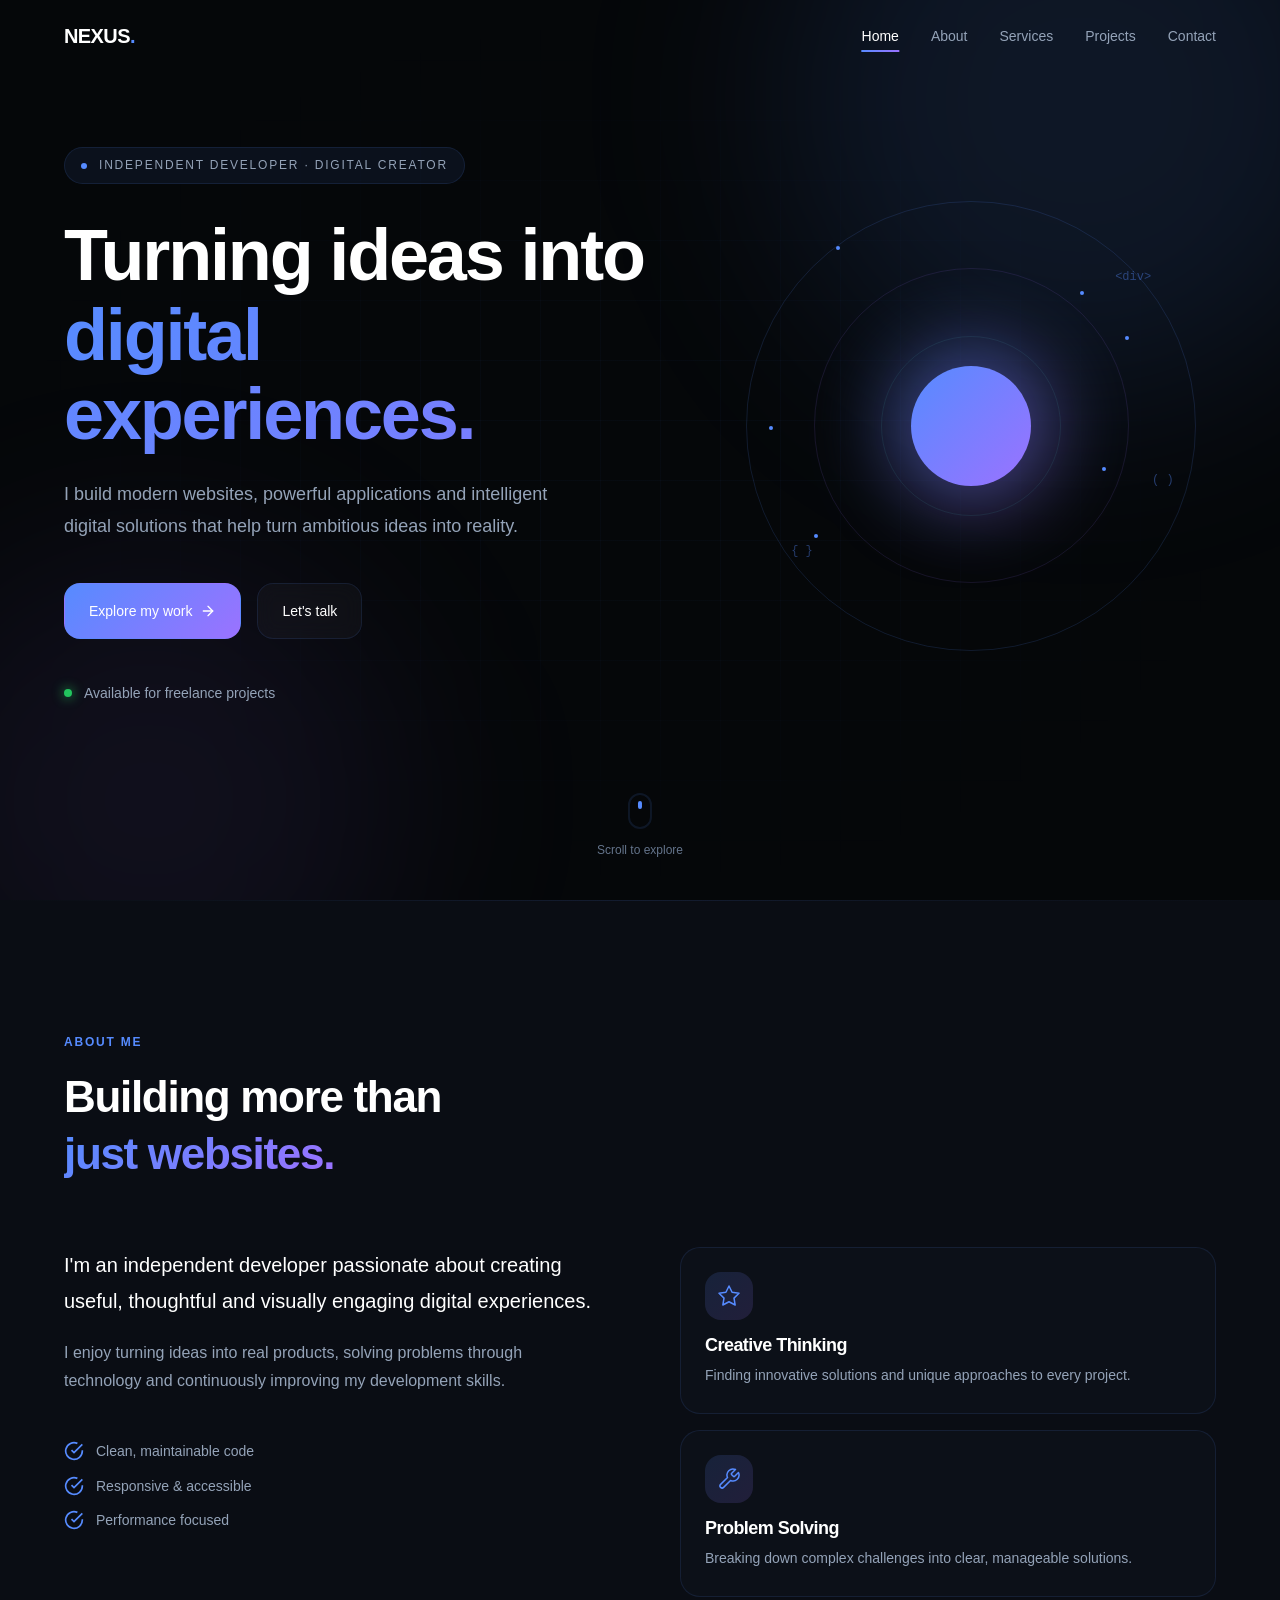
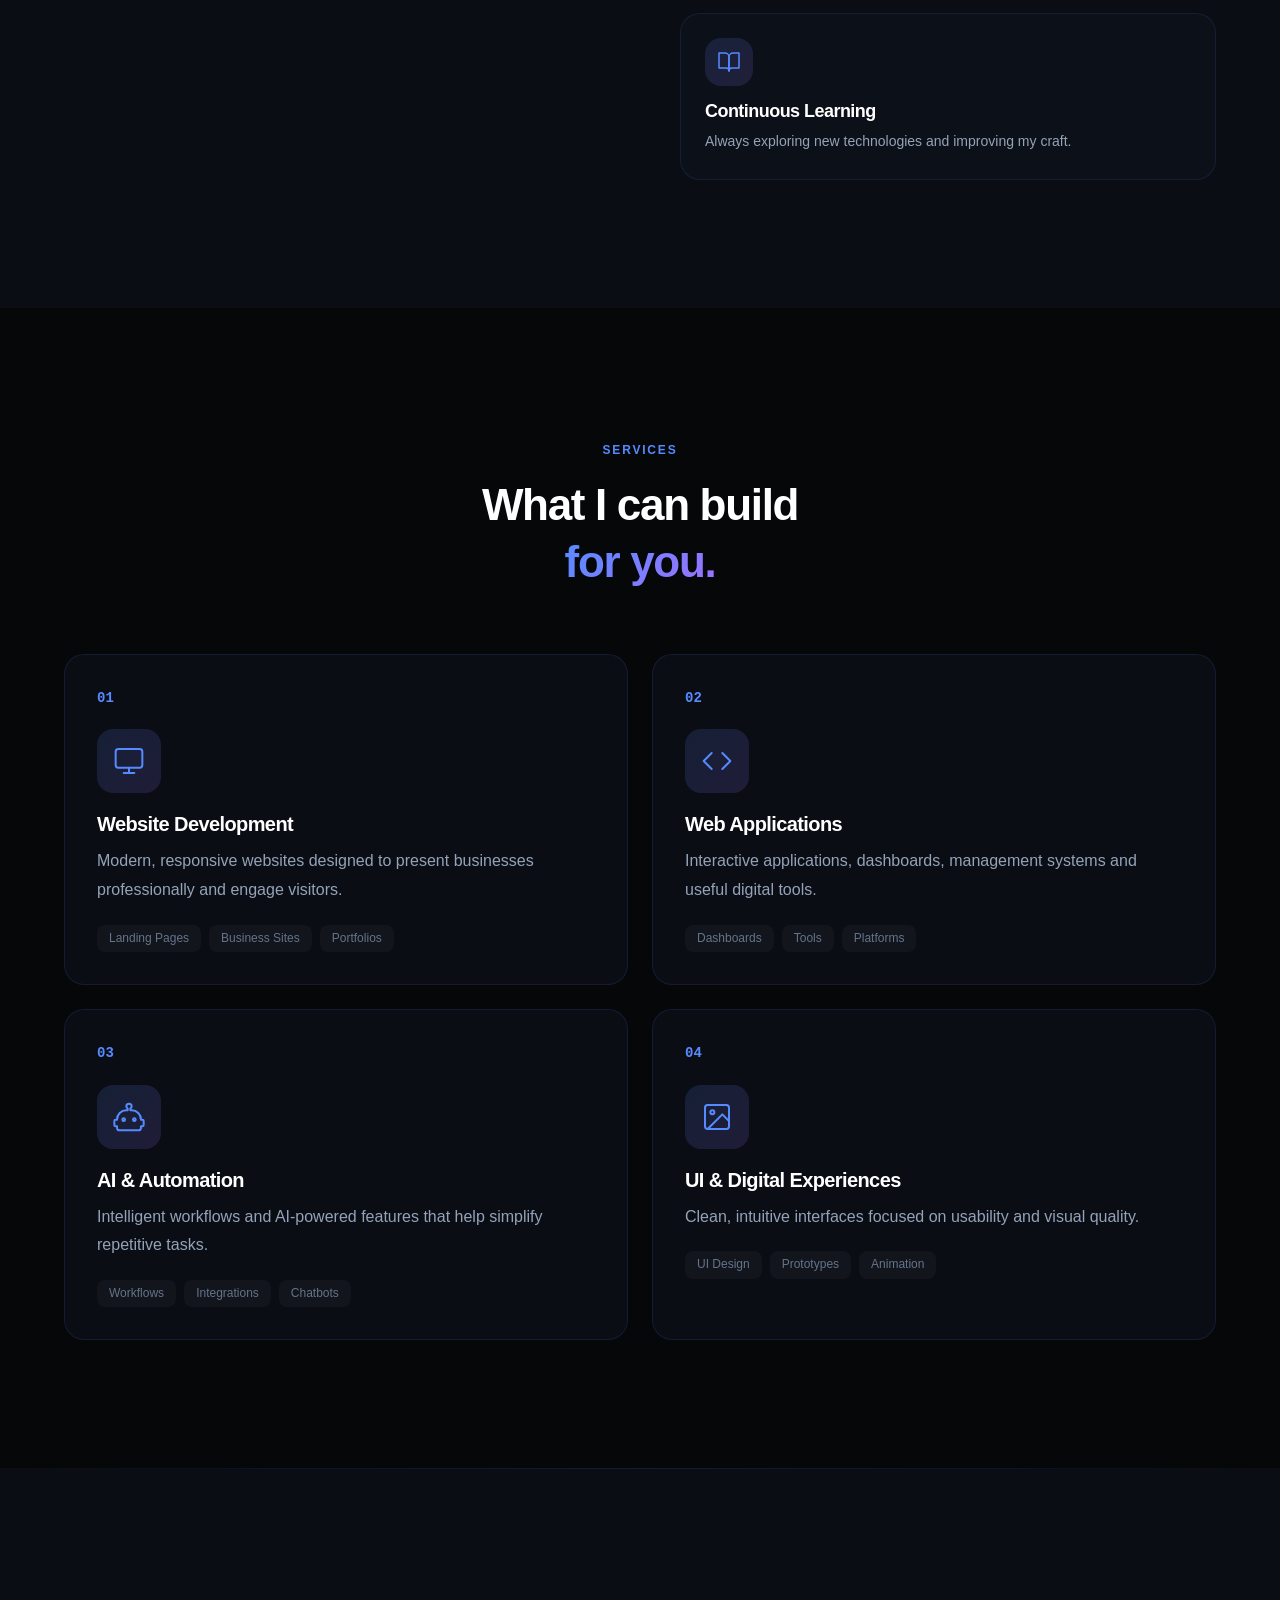
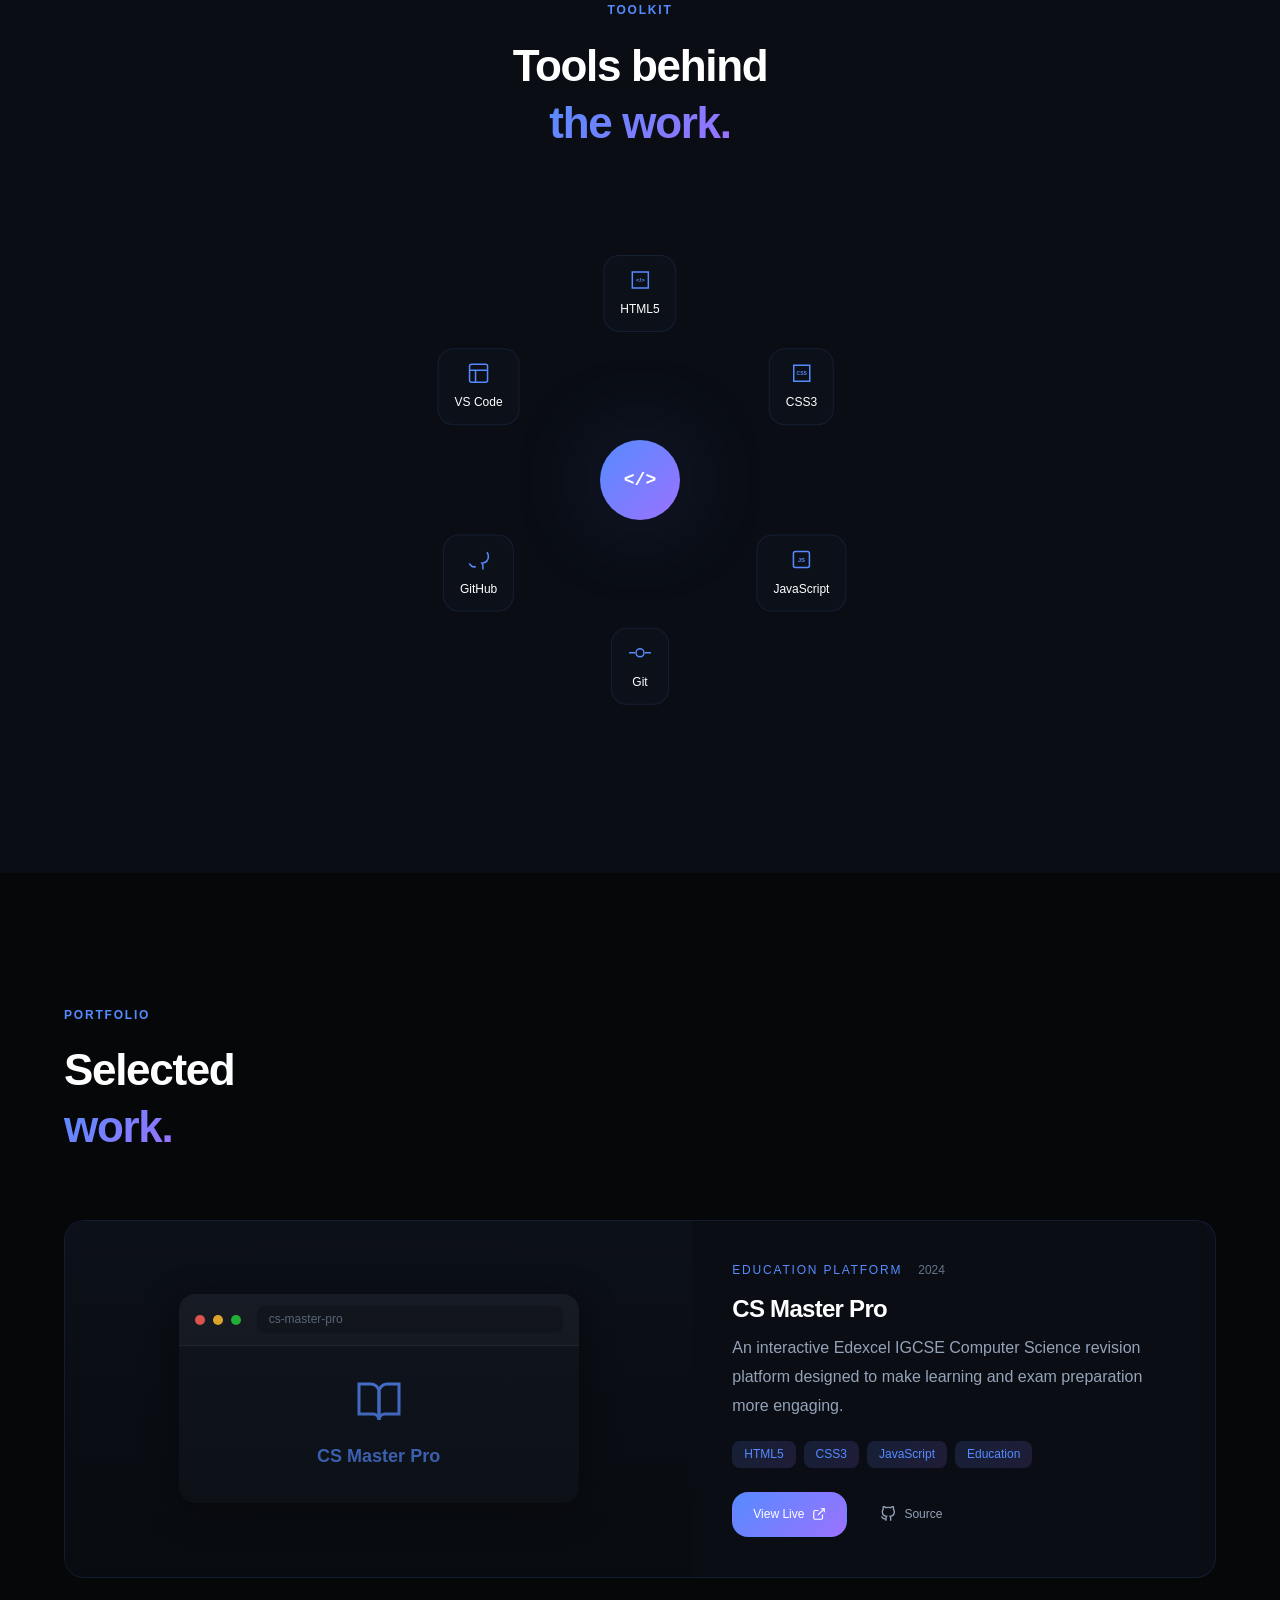
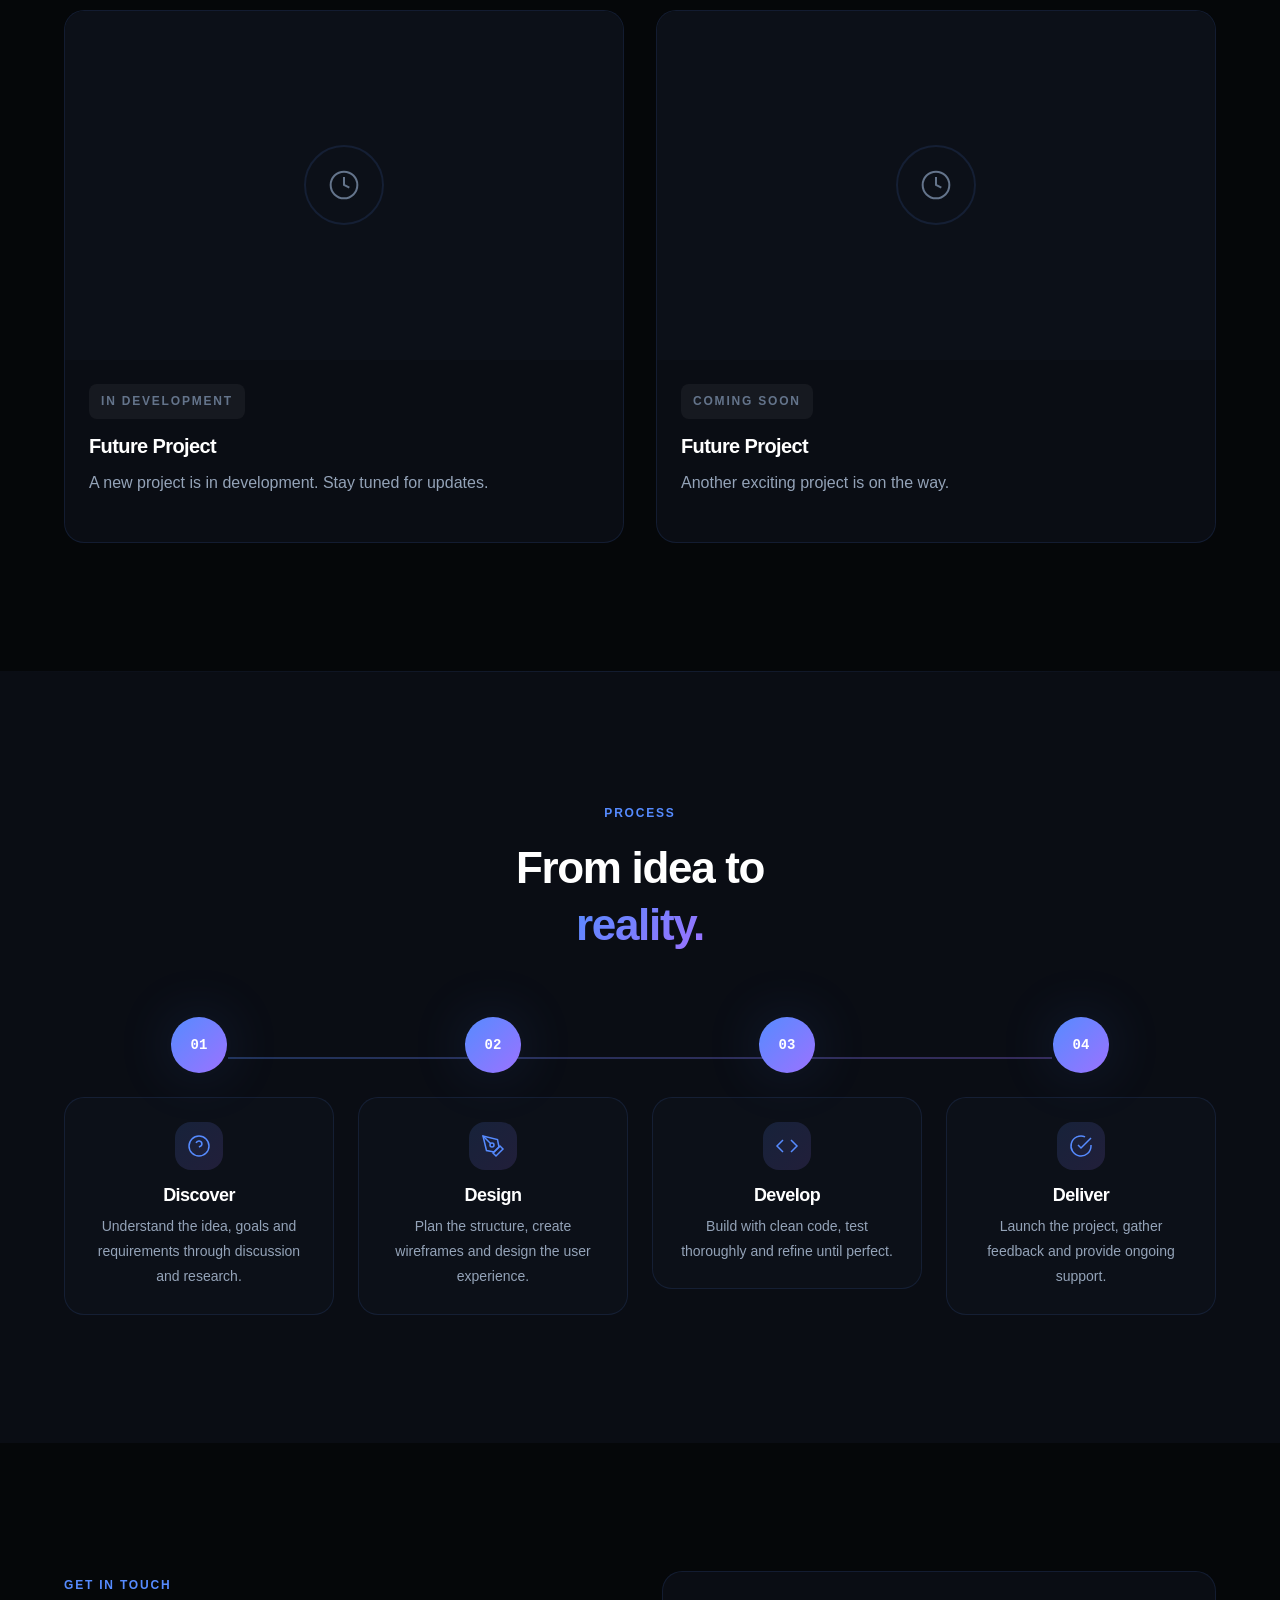
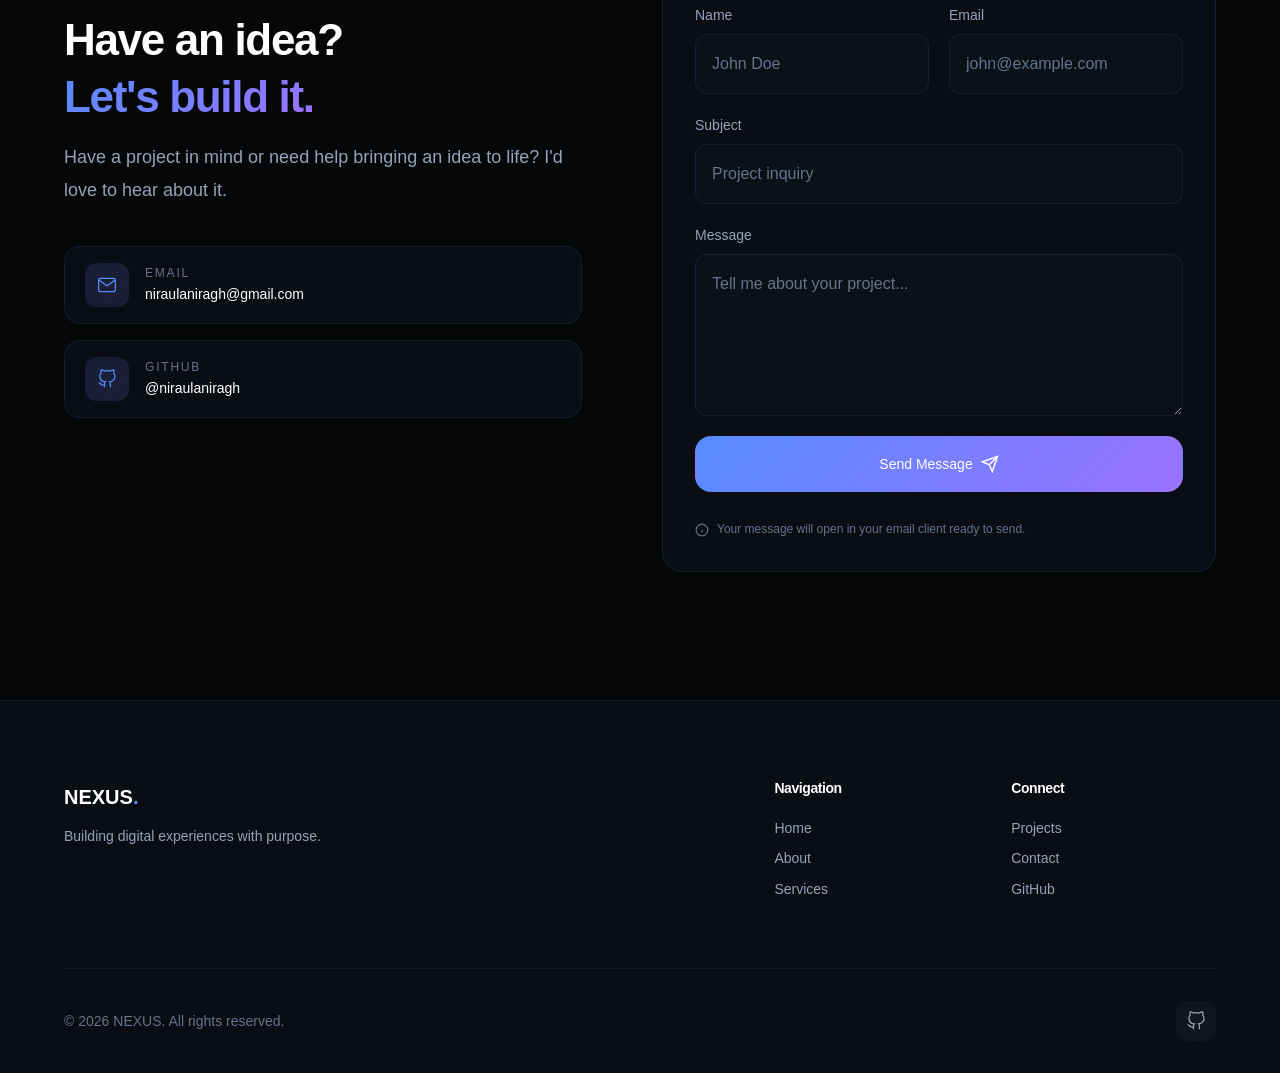
<file: index.html>
<!DOCTYPE html>
<html lang="en">
<head>
    <meta charset="UTF-8">
    <meta name="viewport" content="width=device-width, initial-scale=1.0">
    <meta name="description" content="NEXUS — Independent developer creating modern websites, powerful applications, and intelligent digital solutions.">
    
    <!-- Open Graph -->
    <meta property="og:title" content="NEXUS — Digital Developer Portfolio">
    <meta property="og:description" content="Turning ideas into digital experiences. Modern websites, applications, and AI-powered solutions.">
    <meta property="og:type" content="website">
    <meta property="og:url" content="https://niraulaniragh.github.io/nexus-portfolio/">
    <meta property="og:image" content="https://niraulaniragh.github.io/nexus-portfolio/assets/og-image.png">
    
    <!-- Twitter Card -->
    <meta name="twitter:card" content="summary_large_image">
    <meta name="twitter:title" content="NEXUS — Digital Developer Portfolio">
    <meta name="twitter:description" content="Turning ideas into digital experiences.">
    
    <!-- Favicon -->
    <link rel="icon" type="image/svg+xml" href="assets/favicon.svg">
    
    <!-- Preload fonts for performance -->
    <link rel="preconnect" href="https://fonts.googleapis.com">
    <link rel="preconnect" href="https://fonts.gstatic.com" crossorigin>
    
    <!-- Styles -->
    <link rel="stylesheet" href="css/styles.css">
    
    <title>NEXUS — Digital Developer Portfolio</title>
</head>
<body>
    <!-- Cursor glow effect -->
    <div class="cursor-glow" id="cursor-glow"></div>
    
    <!-- Navigation -->
    <header class="nav-header" id="nav-header">
        <nav class="nav-container">
            <a href="#home" class="nav-logo">NEXUS<span class="logo-dot">.</span></a>
            
            <button class="nav-toggle" id="nav-toggle" aria-label="Toggle navigation" aria-expanded="false">
                <span class="hamburger-line"></span>
                <span class="hamburger-line"></span>
                <span class="hamburger-line"></span>
            </button>
            
            <ul class="nav-menu" id="nav-menu">
                <li><a href="#home" class="nav-link active">Home</a></li>
                <li><a href="#about" class="nav-link">About</a></li>
                <li><a href="#services" class="nav-link">Services</a></li>
                <li><a href="#projects" class="nav-link">Projects</a></li>
                <li><a href="#contact" class="nav-link">Contact</a></li>
            </ul>
        </nav>
    </header>

    <main>
        <!-- Hero Section -->
        <section class="hero" id="home">
            <div class="hero-bg-grid"></div>
            <div class="hero-glow hero-glow-1"></div>
            <div class="hero-glow hero-glow-2"></div>
            
            <div class="hero-container">
                <div class="hero-content">
                    <div class="hero-badge">
                        <span class="badge-dot"></span>
                        <span>INDEPENDENT DEVELOPER · DIGITAL CREATOR</span>
                    </div>
                    <h1 class="hero-title">
                        Turning ideas into<br>
                        <span class="gradient-text animated-gradient">digital experiences.</span>
                    </h1>
                    <p class="hero-description">
                        I build modern websites, powerful applications and intelligent digital solutions that help turn ambitious ideas into reality.
                    </p>
                    <div class="hero-buttons">
                        <a href="#projects" class="btn btn-primary">
                            <span>Explore my work</span>
                            <svg width="16" height="16" viewBox="0 0 24 24" fill="none" stroke="currentColor" stroke-width="2" stroke-linecap="round" stroke-linejoin="round">
                                <line x1="5" y1="12" x2="19" y2="12"></line>
                                <polyline points="12 5 19 12 12 19"></polyline>
                            </svg>
                        </a>
                        <a href="#contact" class="btn btn-secondary">Let's talk</a>
                    </div>
                    <div class="availability-indicator">
                        <span class="availability-dot"></span>
                        <span>Available for freelance projects</span>
                    </div>
                </div>
                
                <div class="hero-visual">
                    <div class="visual-container">
                        <!-- Premium 3D-like visual -->
                        <div class="visual-ring ring-outer"></div>
                        <div class="visual-ring ring-middle"></div>
                        <div class="visual-ring ring-inner"></div>
                        <div class="visual-core">
                            <div class="core-glow"></div>
                            <div class="core-center"></div>
                        </div>
                        <!-- Floating particles -->
                        <div class="particle particle-1"></div>
                        <div class="particle particle-2"></div>
                        <div class="particle particle-3"></div>
                        <div class="particle particle-4"></div>
                        <div class="particle particle-5"></div>
                        <div class="particle particle-6"></div>
                        <!-- Code snippets floating -->
                        <div class="code-float code-float-1">&lt;div&gt;</div>
                        <div class="code-float code-float-2">{ }</div>
                        <div class="code-float code-float-3">( )</div>
                    </div>
                </div>
            </div>
            
            <!-- Scroll indicator -->
            <div class="scroll-indicator">
                <div class="scroll-mouse">
                    <div class="scroll-wheel"></div>
                </div>
                <span>Scroll to explore</span>
            </div>
        </section>

        <!-- About Section -->
        <section class="about" id="about">
            <div class="container">
                <div class="section-header">
                    <span class="section-label">ABOUT ME</span>
                    <h2 class="section-title">Building more than<br><span class="gradient-text">just websites.</span></h2>
                </div>
                
                <div class="about-content">
                    <div class="about-text">
                        <p class="about-lead">I'm an independent developer passionate about creating useful, thoughtful and visually engaging digital experiences.</p>
                        <p>I enjoy turning ideas into real products, solving problems through technology and continuously improving my development skills.</p>
                        
                        <div class="about-stats">
                            <div class="stat-item">
                                <span class="stat-icon">
                                    <svg width="20" height="20" viewBox="0 0 24 24" fill="none" stroke="currentColor" stroke-width="2">
                                        <path d="M22 11.08V12a10 10 0 1 1-5.93-9.14"></path>
                                        <polyline points="22 4 12 14.01 9 11.01"></polyline>
                                    </svg>
                                </span>
                                <span>Clean, maintainable code</span>
                            </div>
                            <div class="stat-item">
                                <span class="stat-icon">
                                    <svg width="20" height="20" viewBox="0 0 24 24" fill="none" stroke="currentColor" stroke-width="2">
                                        <path d="M22 11.08V12a10 10 0 1 1-5.93-9.14"></path>
                                        <polyline points="22 4 12 14.01 9 11.01"></polyline>
                                    </svg>
                                </span>
                                <span>Responsive & accessible</span>
                            </div>
                            <div class="stat-item">
                                <span class="stat-icon">
                                    <svg width="20" height="20" viewBox="0 0 24 24" fill="none" stroke="currentColor" stroke-width="2">
                                        <path d="M22 11.08V12a10 10 0 1 1-5.93-9.14"></path>
                                        <polyline points="22 4 12 14.01 9 11.01"></polyline>
                                    </svg>
                                </span>
                                <span>Performance focused</span>
                            </div>
                        </div>
                    </div>
                    
                    <div class="value-cards">
                        <div class="value-card" data-tilt>
                            <div class="card-glow"></div>
                            <div class="value-icon">
                                <svg width="24" height="24" viewBox="0 0 24 24" fill="none" stroke="currentColor" stroke-width="1.5" stroke-linecap="round" stroke-linejoin="round">
                                    <polygon points="12 2 15.09 8.26 22 9.27 17 14.14 18.18 21.02 12 17.77 5.82 21.02 7 14.14 2 9.27 8.91 8.26 12 2"></polygon>
                                </svg>
                            </div>
                            <h3>Creative Thinking</h3>
                            <p>Finding innovative solutions and unique approaches to every project.</p>
                        </div>
                        
                        <div class="value-card" data-tilt>
                            <div class="card-glow"></div>
                            <div class="value-icon">
                                <svg width="24" height="24" viewBox="0 0 24 24" fill="none" stroke="currentColor" stroke-width="1.5" stroke-linecap="round" stroke-linejoin="round">
                                    <path d="M14.7 6.3a1 1 0 0 0 0 1.4l1.6 1.6a1 1 0 0 0 1.4 0l3.77-3.77a6 6 0 0 1-7.94 7.94l-6.91 6.91a2.12 2.12 0 0 1-3-3l6.91-6.91a6 6 0 0 1 7.94-7.94l-3.76 3.76z"></path>
                                </svg>
                            </div>
                            <h3>Problem Solving</h3>
                            <p>Breaking down complex challenges into clear, manageable solutions.</p>
                        </div>
                        
                        <div class="value-card" data-tilt>
                            <div class="card-glow"></div>
                            <div class="value-icon">
                                <svg width="24" height="24" viewBox="0 0 24 24" fill="none" stroke="currentColor" stroke-width="1.5" stroke-linecap="round" stroke-linejoin="round">
                                    <path d="M2 3h6a4 4 0 0 1 4 4v14a3 3 0 0 0-3-3H2z"></path>
                                    <path d="M22 3h-6a4 4 0 0 0-4 4v14a3 3 0 0 1 3-3h7z"></path>
                                </svg>
                            </div>
                            <h3>Continuous Learning</h3>
                            <p>Always exploring new technologies and improving my craft.</p>
                        </div>
                    </div>
                </div>
            </div>
        </section>

        <!-- Services Section -->
        <section class="services" id="services">
            <div class="container">
                <div class="section-header center">
                    <span class="section-label">SERVICES</span>
                    <h2 class="section-title">What I can build<br><span class="gradient-text">for you.</span></h2>
                </div>
                
                <div class="services-grid">
                    <article class="service-card" data-tilt>
                        <div class="service-glow"></div>
                        <span class="service-number">01</span>
                        <div class="service-icon">
                            <svg width="32" height="32" viewBox="0 0 24 24" fill="none" stroke="currentColor" stroke-width="1.5" stroke-linecap="round" stroke-linejoin="round">
                                <rect x="2" y="3" width="20" height="14" rx="2" ry="2"></rect>
                                <line x1="8" y1="21" x2="16" y2="21"></line>
                                <line x1="12" y1="17" x2="12" y2="21"></line>
                            </svg>
                        </div>
                        <h3>Website Development</h3>
                        <p>Modern, responsive websites designed to present businesses professionally and engage visitors.</p>
                        <div class="service-tags">
                            <span>Landing Pages</span>
                            <span>Business Sites</span>
                            <span>Portfolios</span>
                        </div>
                    </article>
                    
                    <article class="service-card" data-tilt>
                        <div class="service-glow"></div>
                        <span class="service-number">02</span>
                        <div class="service-icon">
                            <svg width="32" height="32" viewBox="0 0 24 24" fill="none" stroke="currentColor" stroke-width="1.5" stroke-linecap="round" stroke-linejoin="round">
                                <polyline points="16 18 22 12 16 6"></polyline>
                                <polyline points="8 6 2 12 8 18"></polyline>
                            </svg>
                        </div>
                        <h3>Web Applications</h3>
                        <p>Interactive applications, dashboards, management systems and useful digital tools.</p>
                        <div class="service-tags">
                            <span>Dashboards</span>
                            <span>Tools</span>
                            <span>Platforms</span>
                        </div>
                    </article>
                    
                    <article class="service-card" data-tilt>
                        <div class="service-glow"></div>
                        <span class="service-number">03</span>
                        <div class="service-icon">
                            <svg width="32" height="32" viewBox="0 0 24 24" fill="none" stroke="currentColor" stroke-width="1.5" stroke-linecap="round" stroke-linejoin="round">
                                <path d="M12 2a2 2 0 0 1 2 2c0 .74-.4 1.39-1 1.73V7h1a7 7 0 0 1 7 7h1a1 1 0 0 1 1 1v3a1 1 0 0 1-1 1h-1v1a2 2 0 0 1-2 2H5a2 2 0 0 1-2-2v-1H2a1 1 0 0 1-1-1v-3a1 1 0 0 1 1-1h1a7 7 0 0 1 7-7h1V5.73c-.6-.34-1-.99-1-1.73a2 2 0 0 1 2-2z"></path>
                                <circle cx="8" cy="14" r="1"></circle>
                                <circle cx="16" cy="14" r="1"></circle>
                            </svg>
                        </div>
                        <h3>AI & Automation</h3>
                        <p>Intelligent workflows and AI-powered features that help simplify repetitive tasks.</p>
                        <div class="service-tags">
                            <span>Workflows</span>
                            <span>Integrations</span>
                            <span>Chatbots</span>
                        </div>
                    </article>
                    
                    <article class="service-card" data-tilt>
                        <div class="service-glow"></div>
                        <span class="service-number">04</span>
                        <div class="service-icon">
                            <svg width="32" height="32" viewBox="0 0 24 24" fill="none" stroke="currentColor" stroke-width="1.5" stroke-linecap="round" stroke-linejoin="round">
                                <rect x="3" y="3" width="18" height="18" rx="2" ry="2"></rect>
                                <circle cx="8.5" cy="8.5" r="1.5"></circle>
                                <polyline points="21 15 16 10 5 21"></polyline>
                            </svg>
                        </div>
                        <h3>UI & Digital Experiences</h3>
                        <p>Clean, intuitive interfaces focused on usability and visual quality.</p>
                        <div class="service-tags">
                            <span>UI Design</span>
                            <span>Prototypes</span>
                            <span>Animation</span>
                        </div>
                    </article>
                </div>
            </div>
        </section>

        <!-- Tech Stack Section -->
        <section class="tech-stack" id="tech-stack">
            <div class="container">
                <div class="section-header center">
                    <span class="section-label">TOOLKIT</span>
                    <h2 class="section-title">Tools behind<br><span class="gradient-text">the work.</span></h2>
                </div>
                
                <div class="tech-showcase">
                    <div class="tech-orbit">
                        <div class="tech-center">
                            <span>&lt;/&gt;</span>
                        </div>
                        
                        <div class="tech-item-orbit" style="--angle: 0deg; --delay: 0s">
                            <div class="tech-badge">
                                <svg width="24" height="24" viewBox="0 0 24 24" fill="none">
                                    <path d="M4 4h16v16H4V4z" stroke="currentColor" stroke-width="1.5"/>
                                    <text x="12" y="14" text-anchor="middle" font-size="6" fill="currentColor" font-weight="600">&lt;/&gt;</text>
                                </svg>
                                <span>HTML5</span>
                            </div>
                        </div>
                        
                        <div class="tech-item-orbit" style="--angle: 60deg; --delay: 0.1s">
                            <div class="tech-badge">
                                <svg width="24" height="24" viewBox="0 0 24 24" fill="none">
                                    <path d="M4 4h16v16H4V4z" stroke="currentColor" stroke-width="1.5"/>
                                    <text x="12" y="14" text-anchor="middle" font-size="5" fill="currentColor" font-weight="600">CSS</text>
                                </svg>
                                <span>CSS3</span>
                            </div>
                        </div>
                        
                        <div class="tech-item-orbit" style="--angle: 120deg; --delay: 0.2s">
                            <div class="tech-badge">
                                <svg width="24" height="24" viewBox="0 0 24 24" fill="none">
                                    <rect x="4" y="4" width="16" height="16" rx="2" stroke="currentColor" stroke-width="1.5"/>
                                    <text x="12" y="14" text-anchor="middle" font-size="6" fill="currentColor" font-weight="700">JS</text>
                                </svg>
                                <span>JavaScript</span>
                            </div>
                        </div>
                        
                        <div class="tech-item-orbit" style="--angle: 180deg; --delay: 0.3s">
                            <div class="tech-badge">
                                <svg width="24" height="24" viewBox="0 0 24 24" fill="none" stroke="currentColor" stroke-width="1.5">
                                    <circle cx="12" cy="12" r="4"/>
                                    <line x1="1.05" y1="12" x2="7" y2="12"/>
                                    <line x1="17.01" y1="12" x2="22.96" y2="12"/>
                                </svg>
                                <span>Git</span>
                            </div>
                        </div>
                        
                        <div class="tech-item-orbit" style="--angle: 240deg; --delay: 0.4s">
                            <div class="tech-badge">
                                <svg width="24" height="24" viewBox="0 0 24 24" fill="none" stroke="currentColor" stroke-width="1.5">
                                    <path d="M9 19c-5 1.5-5-2.5-7-3m14 6v-3.87a3.37 3.37 0 0 0-.94-2.61c3.14-.35 6.44-1.54 6.44-7A5.44 5.44 0 0 0 20 4.77"/>
                                </svg>
                                <span>GitHub</span>
                            </div>
                        </div>
                        
                        <div class="tech-item-orbit" style="--angle: 300deg; --delay: 0.5s">
                            <div class="tech-badge">
                                <svg width="24" height="24" viewBox="0 0 24 24" fill="none" stroke="currentColor" stroke-width="1.5">
                                    <rect x="3" y="3" width="18" height="18" rx="2" ry="2"/>
                                    <line x1="3" y1="9" x2="21" y2="9"/>
                                    <line x1="9" y1="21" x2="9" y2="9"/>
                                </svg>
                                <span>VS Code</span>
                            </div>
                        </div>
                    </div>
                </div>
            </div>
        </section>

        <!-- Projects Section -->
        <section class="projects" id="projects">
            <div class="container">
                <div class="section-header">
                    <span class="section-label">PORTFOLIO</span>
                    <h2 class="section-title">Selected<br><span class="gradient-text">work.</span></h2>
                </div>
                
                <div class="projects-grid">
                    <!-- Featured Project: CS Master Pro -->
                    <article class="project-card featured">
                        <div class="project-image">
                            <div class="project-preview">
                                <div class="browser-mockup">
                                    <div class="browser-header">
                                        <div class="browser-dots">
                                            <span></span><span></span><span></span>
                                        </div>
                                        <div class="browser-url">cs-master-pro</div>
                                    </div>
                                    <div class="browser-content">
                                        <div class="preview-placeholder">
                                            <svg width="48" height="48" viewBox="0 0 24 24" fill="none" stroke="currentColor" stroke-width="1.5">
                                                <path d="M2 3h6a4 4 0 0 1 4 4v14a3 3 0 0 0-3-3H2z"></path>
                                                <path d="M22 3h-6a4 4 0 0 0-4 4v14a3 3 0 0 1 3-3h7z"></path>
                                            </svg>
                                            <span>CS Master Pro</span>
                                        </div>
                                    </div>
                                </div>
                            </div>
                            <div class="project-overlay"></div>
                        </div>
                        <div class="project-content">
                            <div class="project-meta">
                                <span class="project-type">Education Platform</span>
                                <span class="project-year">2024</span>
                            </div>
                            <h3 class="project-title">CS Master Pro</h3>
                            <p class="project-description">An interactive Edexcel IGCSE Computer Science revision platform designed to make learning and exam preparation more engaging.</p>
                            <div class="project-tags">
                                <span class="tag">HTML5</span>
                                <span class="tag">CSS3</span>
                                <span class="tag">JavaScript</span>
                                <span class="tag">Education</span>
                            </div>
                            <div class="project-links">
                                <a href="https://niraulaniragh.github.io/cs-master-pro/" target="_blank" rel="noopener noreferrer" class="btn btn-primary btn-small">
                                    <span>View Live</span>
                                    <svg width="14" height="14" viewBox="0 0 24 24" fill="none" stroke="currentColor" stroke-width="2">
                                        <path d="M18 13v6a2 2 0 0 1-2 2H5a2 2 0 0 1-2-2V8a2 2 0 0 1 2-2h6"></path>
                                        <polyline points="15 3 21 3 21 9"></polyline>
                                        <line x1="10" y1="14" x2="21" y2="3"></line>
                                    </svg>
                                </a>
                                <a href="https://github.com/niraulaniragh/cs-master-pro" target="_blank" rel="noopener noreferrer" class="btn btn-ghost btn-small">
                                    <svg width="16" height="16" viewBox="0 0 24 24" fill="none" stroke="currentColor" stroke-width="2">
                                        <path d="M9 19c-5 1.5-5-2.5-7-3m14 6v-3.87a3.37 3.37 0 0 0-.94-2.61c3.14-.35 6.44-1.54 6.44-7A5.44 5.44 0 0 0 20 4.77 5.07 5.07 0 0 0 19.91 1S18.73.65 16 2.48a13.38 13.38 0 0 0-7 0C6.27.65 5.09 1 5.09 1A5.07 5.07 0 0 0 5 4.77a5.44 5.44 0 0 0-1.5 3.78c0 5.42 3.3 6.61 6.44 7A3.37 3.37 0 0 0 9 18.13V22"/>
                                    </svg>
                                    <span>Source</span>
                                </a>
                            </div>
                        </div>
                    </article>
                    
                    <!-- Future Projects -->
                    <article class="project-card coming-soon">
                        <div class="project-image">
                            <div class="coming-soon-content">
                                <div class="pulse-ring"></div>
                                <svg width="32" height="32" viewBox="0 0 24 24" fill="none" stroke="currentColor" stroke-width="1.5">
                                    <circle cx="12" cy="12" r="10"></circle>
                                    <polyline points="12 6 12 12 16 14"></polyline>
                                </svg>
                            </div>
                        </div>
                        <div class="project-content">
                            <span class="coming-soon-badge">In Development</span>
                            <h3 class="project-title">Future Project</h3>
                            <p class="project-description">A new project is in development. Stay tuned for updates.</p>
                        </div>
                    </article>
                    
                    <article class="project-card coming-soon">
                        <div class="project-image">
                            <div class="coming-soon-content">
                                <div class="pulse-ring"></div>
                                <svg width="32" height="32" viewBox="0 0 24 24" fill="none" stroke="currentColor" stroke-width="1.5">
                                    <circle cx="12" cy="12" r="10"></circle>
                                    <polyline points="12 6 12 12 16 14"></polyline>
                                </svg>
                            </div>
                        </div>
                        <div class="project-content">
                            <span class="coming-soon-badge">Coming Soon</span>
                            <h3 class="project-title">Future Project</h3>
                            <p class="project-description">Another exciting project is on the way.</p>
                        </div>
                    </article>
                </div>
            </div>
        </section>

        <!-- Process Section -->
        <section class="process" id="process">
            <div class="container">
                <div class="section-header center">
                    <span class="section-label">PROCESS</span>
                    <h2 class="section-title">From idea to<br><span class="gradient-text">reality.</span></h2>
                </div>
                
                <div class="process-timeline">
                    <div class="timeline-line"></div>
                    
                    <div class="process-step">
                        <div class="step-marker">
                            <span class="step-number">01</span>
                        </div>
                        <div class="step-card">
                            <div class="step-icon">
                                <svg width="24" height="24" viewBox="0 0 24 24" fill="none" stroke="currentColor" stroke-width="1.5">
                                    <circle cx="12" cy="12" r="10"></circle>
                                    <path d="M9.09 9a3 3 0 0 1 5.83 1c0 2-3 3-3 3"></path>
                                    <line x1="12" y1="17" x2="12.01" y2="17"></line>
                                </svg>
                            </div>
                            <h3>Discover</h3>
                            <p>Understand the idea, goals and requirements through discussion and research.</p>
                        </div>
                    </div>
                    
                    <div class="process-step">
                        <div class="step-marker">
                            <span class="step-number">02</span>
                        </div>
                        <div class="step-card">
                            <div class="step-icon">
                                <svg width="24" height="24" viewBox="0 0 24 24" fill="none" stroke="currentColor" stroke-width="1.5">
                                    <path d="M12 19l7-7 3 3-7 7-3-3z"></path>
                                    <path d="M18 13l-1.5-7.5L2 2l3.5 14.5L13 18l5-5z"></path>
                                    <path d="M2 2l7.586 7.586"></path>
                                    <circle cx="11" cy="11" r="2"></circle>
                                </svg>
                            </div>
                            <h3>Design</h3>
                            <p>Plan the structure, create wireframes and design the user experience.</p>
                        </div>
                    </div>
                    
                    <div class="process-step">
                        <div class="step-marker">
                            <span class="step-number">03</span>
                        </div>
                        <div class="step-card">
                            <div class="step-icon">
                                <svg width="24" height="24" viewBox="0 0 24 24" fill="none" stroke="currentColor" stroke-width="1.5">
                                    <polyline points="16 18 22 12 16 6"></polyline>
                                    <polyline points="8 6 2 12 8 18"></polyline>
                                </svg>
                            </div>
                            <h3>Develop</h3>
                            <p>Build with clean code, test thoroughly and refine until perfect.</p>
                        </div>
                    </div>
                    
                    <div class="process-step">
                        <div class="step-marker">
                            <span class="step-number">04</span>
                        </div>
                        <div class="step-card">
                            <div class="step-icon">
                                <svg width="24" height="24" viewBox="0 0 24 24" fill="none" stroke="currentColor" stroke-width="1.5">
                                    <path d="M22 11.08V12a10 10 0 1 1-5.93-9.14"></path>
                                    <polyline points="22 4 12 14.01 9 11.01"></polyline>
                                </svg>
                            </div>
                            <h3>Deliver</h3>
                            <p>Launch the project, gather feedback and provide ongoing support.</p>
                        </div>
                    </div>
                </div>
            </div>
        </section>

        <!-- Contact Section -->
        <section class="contact" id="contact">
            <div class="container">
                <div class="contact-wrapper">
                    <div class="contact-header">
                        <span class="section-label">GET IN TOUCH</span>
                        <h2 class="section-title">
                            Have an idea?<br>
                            <span class="gradient-text">Let's build it.</span>
                        </h2>
                        <p class="contact-description">Have a project in mind or need help bringing an idea to life? I'd love to hear about it.</p>
                        
                        <div class="contact-links">
                            <a href="mailto:niraulaniragh@gmail.com" class="contact-link">
                                <div class="link-icon">
                                    <svg width="20" height="20" viewBox="0 0 24 24" fill="none" stroke="currentColor" stroke-width="1.5">
                                        <path d="M4 4h16c1.1 0 2 .9 2 2v12c0 1.1-.9 2-2 2H4c-1.1 0-2-.9-2-2V6c0-1.1.9-2 2-2z"></path>
                                        <polyline points="22,6 12,13 2,6"></polyline>
                                    </svg>
                                </div>
                                <div class="link-content">
                                    <span class="link-label">Email</span>
                                    <span class="link-value">niraulaniragh@gmail.com</span>
                                </div>
                            </a>
                            <a href="https://github.com/niraulaniragh" target="_blank" rel="noopener noreferrer" class="contact-link">
                                <div class="link-icon">
                                    <svg width="20" height="20" viewBox="0 0 24 24" fill="none" stroke="currentColor" stroke-width="1.5">
                                        <path d="M9 19c-5 1.5-5-2.5-7-3m14 6v-3.87a3.37 3.37 0 0 0-.94-2.61c3.14-.35 6.44-1.54 6.44-7A5.44 5.44 0 0 0 20 4.77 5.07 5.07 0 0 0 19.91 1S18.73.65 16 2.48a13.38 13.38 0 0 0-7 0C6.27.65 5.09 1 5.09 1A5.07 5.07 0 0 0 5 4.77a5.44 5.44 0 0 0-1.5 3.78c0 5.42 3.3 6.61 6.44 7A3.37 3.37 0 0 0 9 18.13V22"/>
                                    </svg>
                                </div>
                                <div class="link-content">
                                    <span class="link-label">GitHub</span>
                                    <span class="link-value">@niraulaniragh</span>
                                </div>
                            </a>
                        </div>
                    </div>
                    
                    <form class="contact-form" id="contact-form" action="https://formspree.io/f/YOUR_FORM_ID" method="POST" data-email="niraulaniragh@gmail.com">
                        <div class="form-row">
                            <div class="form-group">
                                <label for="name">Name</label>
                                <input type="text" id="name" name="name" required placeholder="John Doe">
                            </div>
                            <div class="form-group">
                                <label for="email">Email</label>
                                <input type="email" id="email" name="email" required placeholder="john@example.com">
                            </div>
                        </div>
                        <div class="form-group">
                            <label for="subject">Subject</label>
                            <input type="text" id="subject" name="subject" required placeholder="Project inquiry">
                        </div>
                        <div class="form-group">
                            <label for="message">Message</label>
                            <textarea id="message" name="message" required placeholder="Tell me about your project..." rows="5"></textarea>
                        </div>
                        <button type="submit" class="btn btn-primary btn-full">
                            <span>Send Message</span>
                            <svg width="18" height="18" viewBox="0 0 24 24" fill="none" stroke="currentColor" stroke-width="2">
                                <line x1="22" y1="2" x2="11" y2="13"></line>
                                <polygon points="22 2 15 22 11 13 2 9 22 2"></polygon>
                            </svg>
                        </button>
                        <p class="form-note">
                            <svg width="14" height="14" viewBox="0 0 24 24" fill="none" stroke="currentColor" stroke-width="2">
                                <circle cx="12" cy="12" r="10"></circle>
                                <line x1="12" y1="16" x2="12" y2="12"></line>
                                <line x1="12" y1="8" x2="12.01" y2="8"></line>
                            </svg>
                            <span>Your message will open in your email client ready to send.</span>
                        </p>
                    </form>
                </div>
            </div>
        </section>
    </main>

    <!-- Footer -->
    <footer class="footer">
        <div class="container">
            <div class="footer-content">
                <div class="footer-brand">
                    <a href="#home" class="footer-logo">NEXUS<span class="logo-dot">.</span></a>
                    <p>Building digital experiences with purpose.</p>
                </div>
                
                <nav class="footer-nav">
                    <div class="footer-col">
                        <h4>Navigation</h4>
                        <a href="#home">Home</a>
                        <a href="#about">About</a>
                        <a href="#services">Services</a>
                    </div>
                    <div class="footer-col">
                        <h4>Connect</h4>
                        <a href="#projects">Projects</a>
                        <a href="#contact">Contact</a>
                        <a href="https://github.com/niraulaniragh" target="_blank" rel="noopener noreferrer">GitHub</a>
                    </div>
                </nav>
            </div>
            
            <div class="footer-bottom">
                <p>&copy; <span id="current-year">2026</span> NEXUS. All rights reserved.</p>
                <div class="footer-social">
                    <a href="https://github.com/niraulaniragh" target="_blank" rel="noopener noreferrer" aria-label="GitHub">
                        <svg width="20" height="20" viewBox="0 0 24 24" fill="none" stroke="currentColor" stroke-width="1.5">
                            <path d="M9 19c-5 1.5-5-2.5-7-3m14 6v-3.87a3.37 3.37 0 0 0-.94-2.61c3.14-.35 6.44-1.54 6.44-7A5.44 5.44 0 0 0 20 4.77 5.07 5.07 0 0 0 19.91 1S18.73.65 16 2.48a13.38 13.38 0 0 0-7 0C6.27.65 5.09 1 5.09 1A5.07 5.07 0 0 0 5 4.77a5.44 5.44 0 0 0-1.5 3.78c0 5.42 3.3 6.61 6.44 7A3.37 3.37 0 0 0 9 18.13V22"/>
                        </svg>
                    </a>
                </div>
            </div>
        </div>
    </footer>

    <!-- Scripts -->
    <script src="js/main.js"></script>
</body>
</html>
</file>
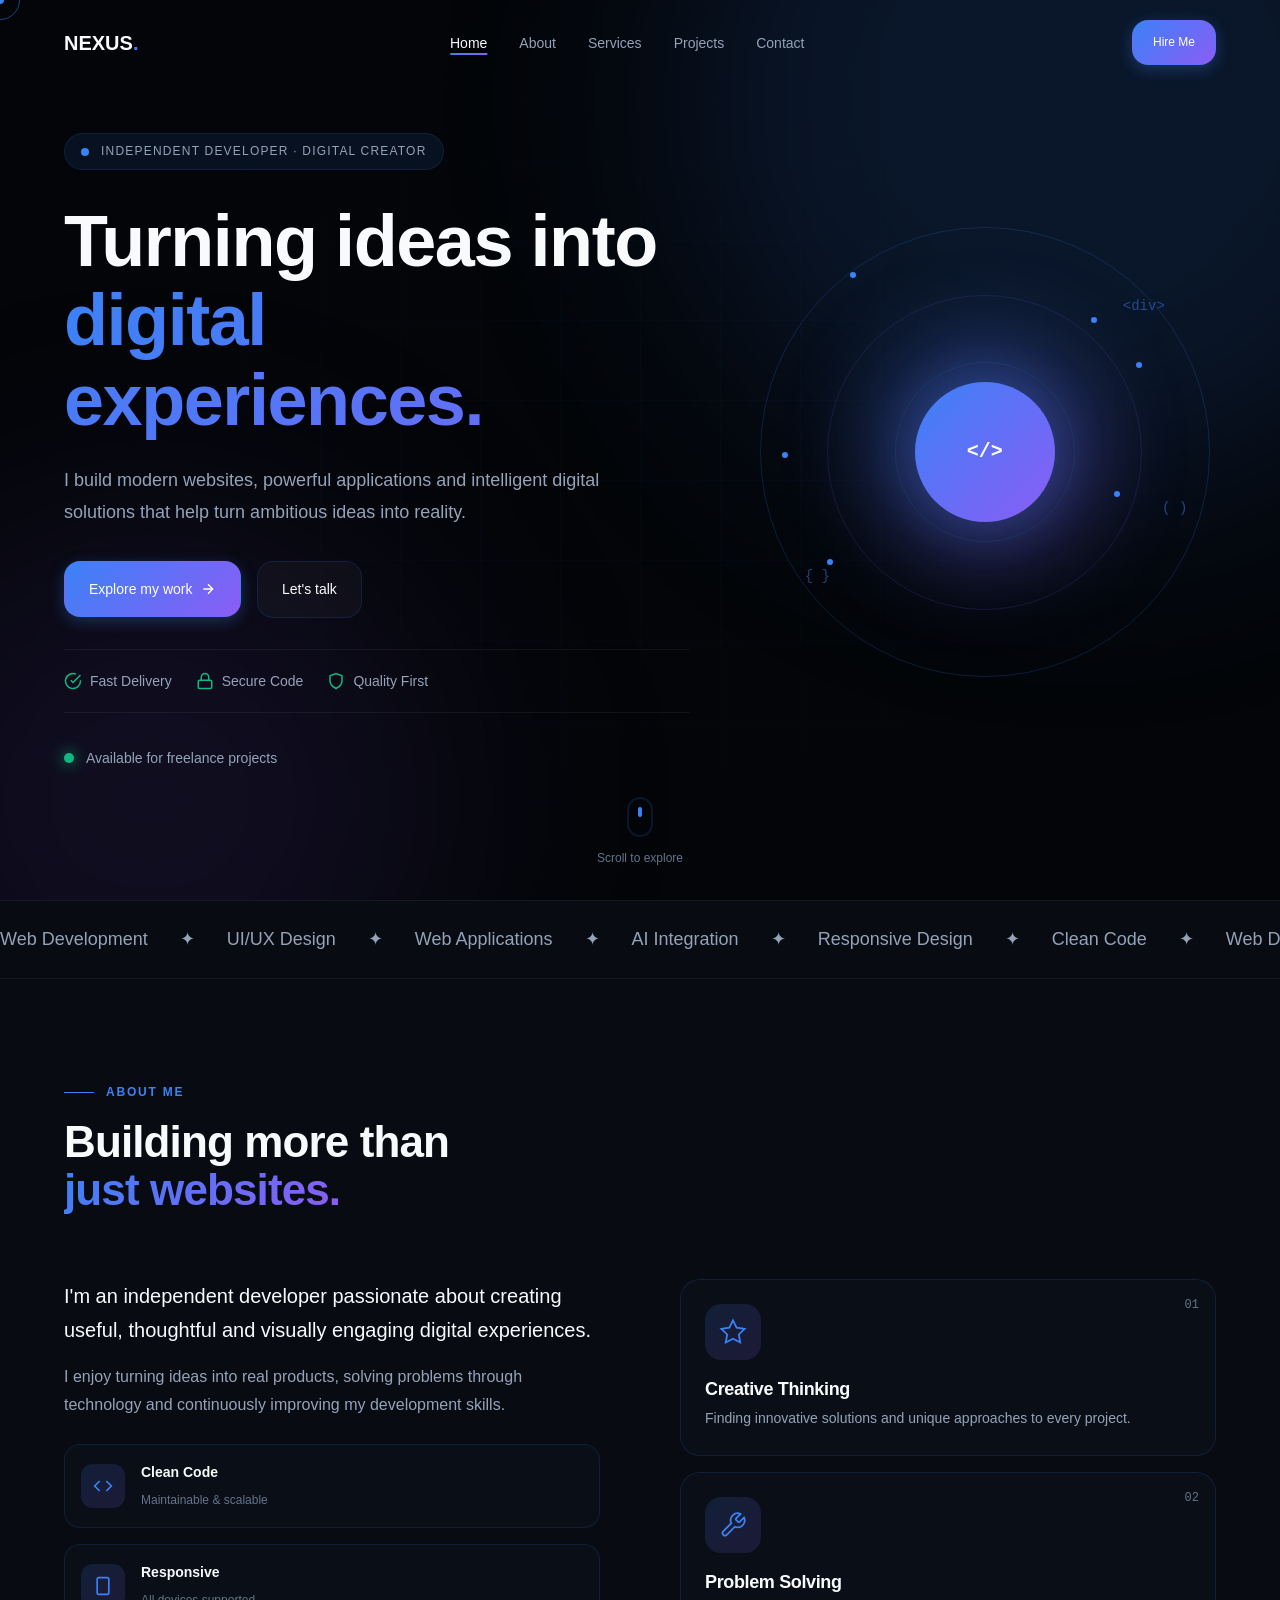
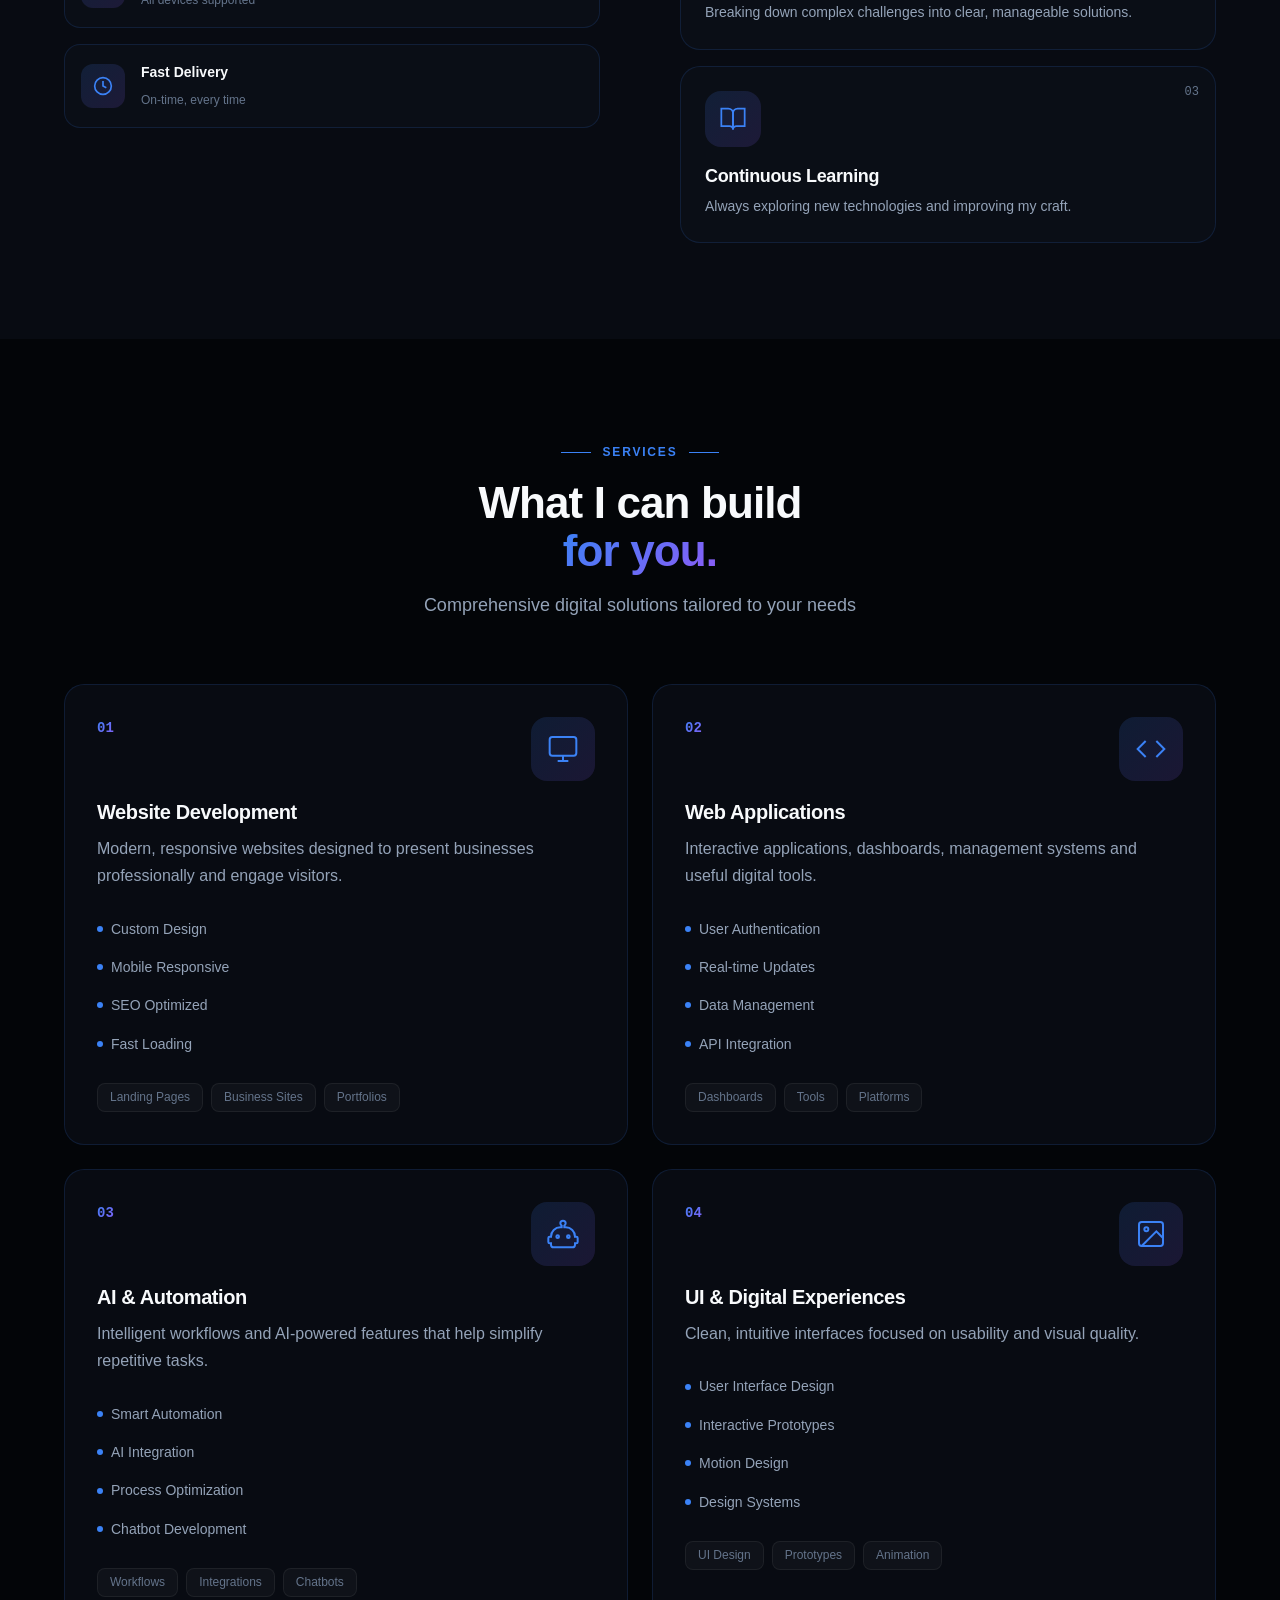
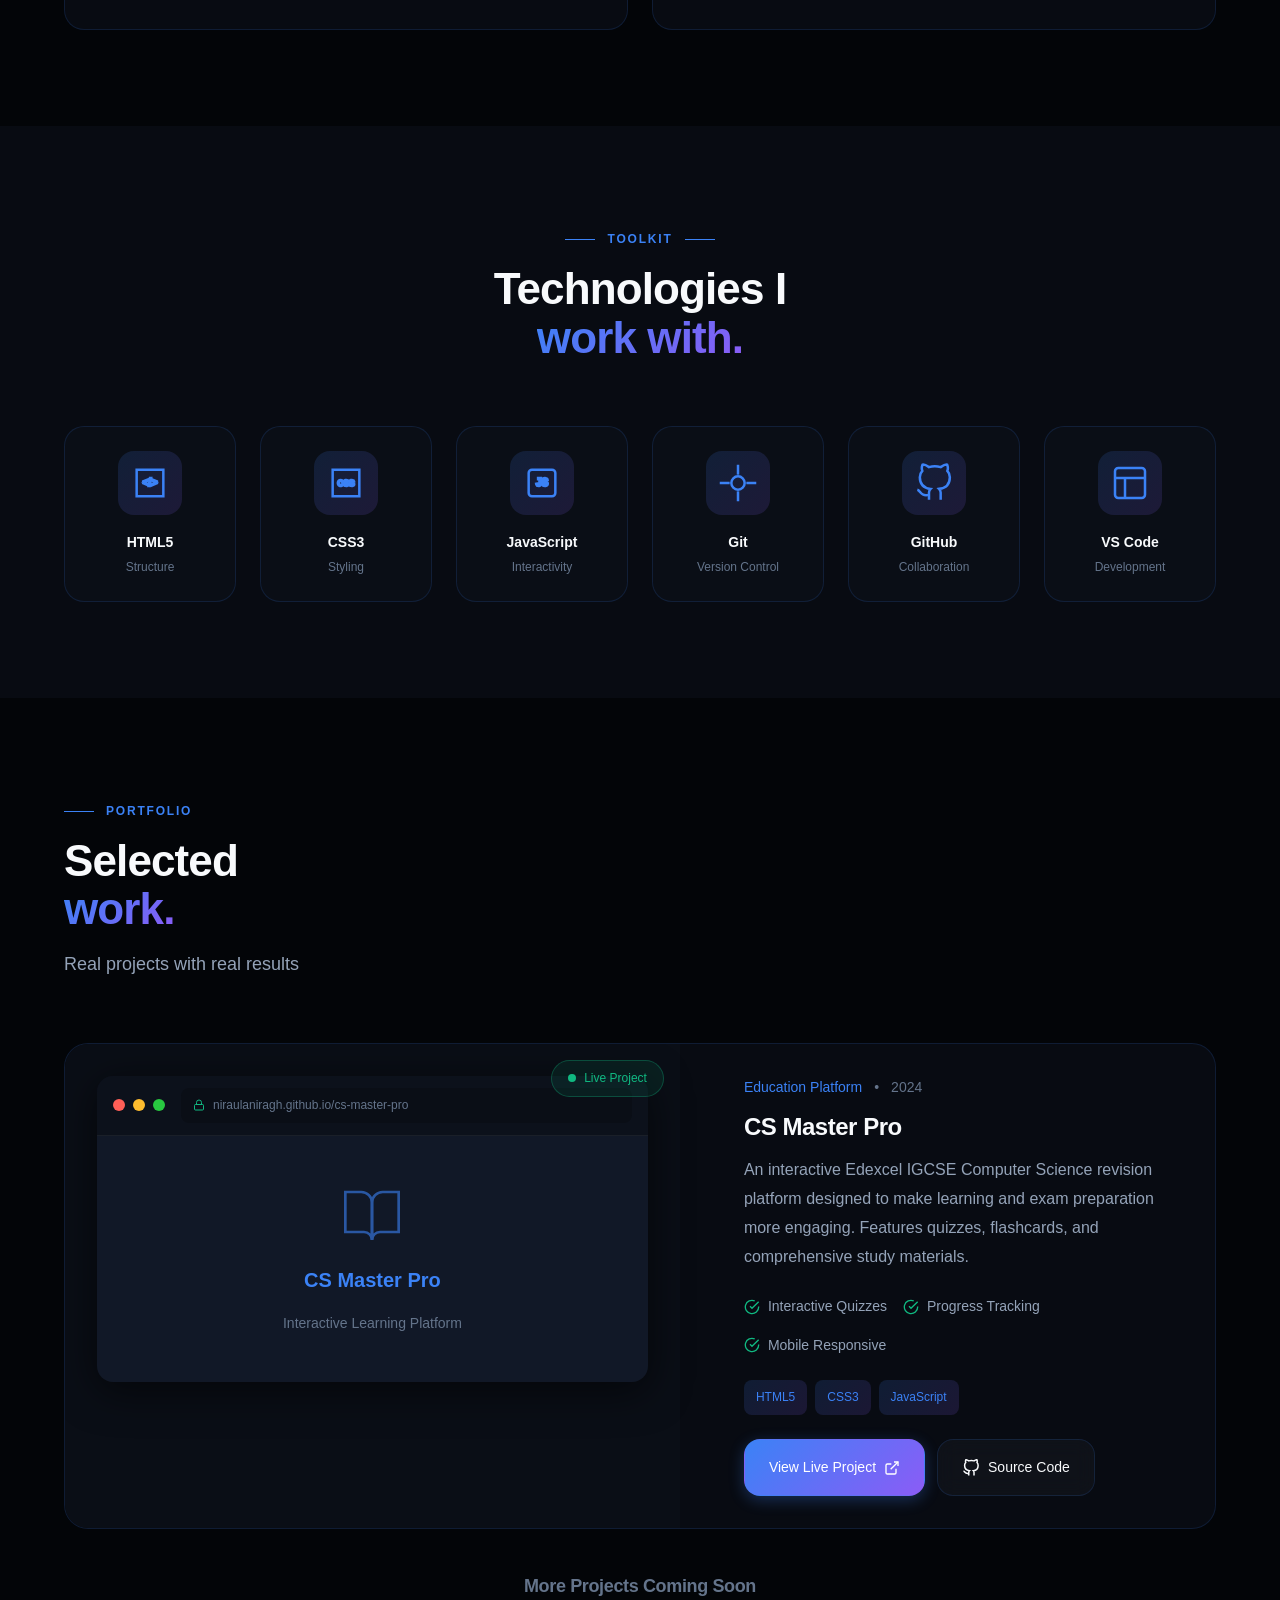
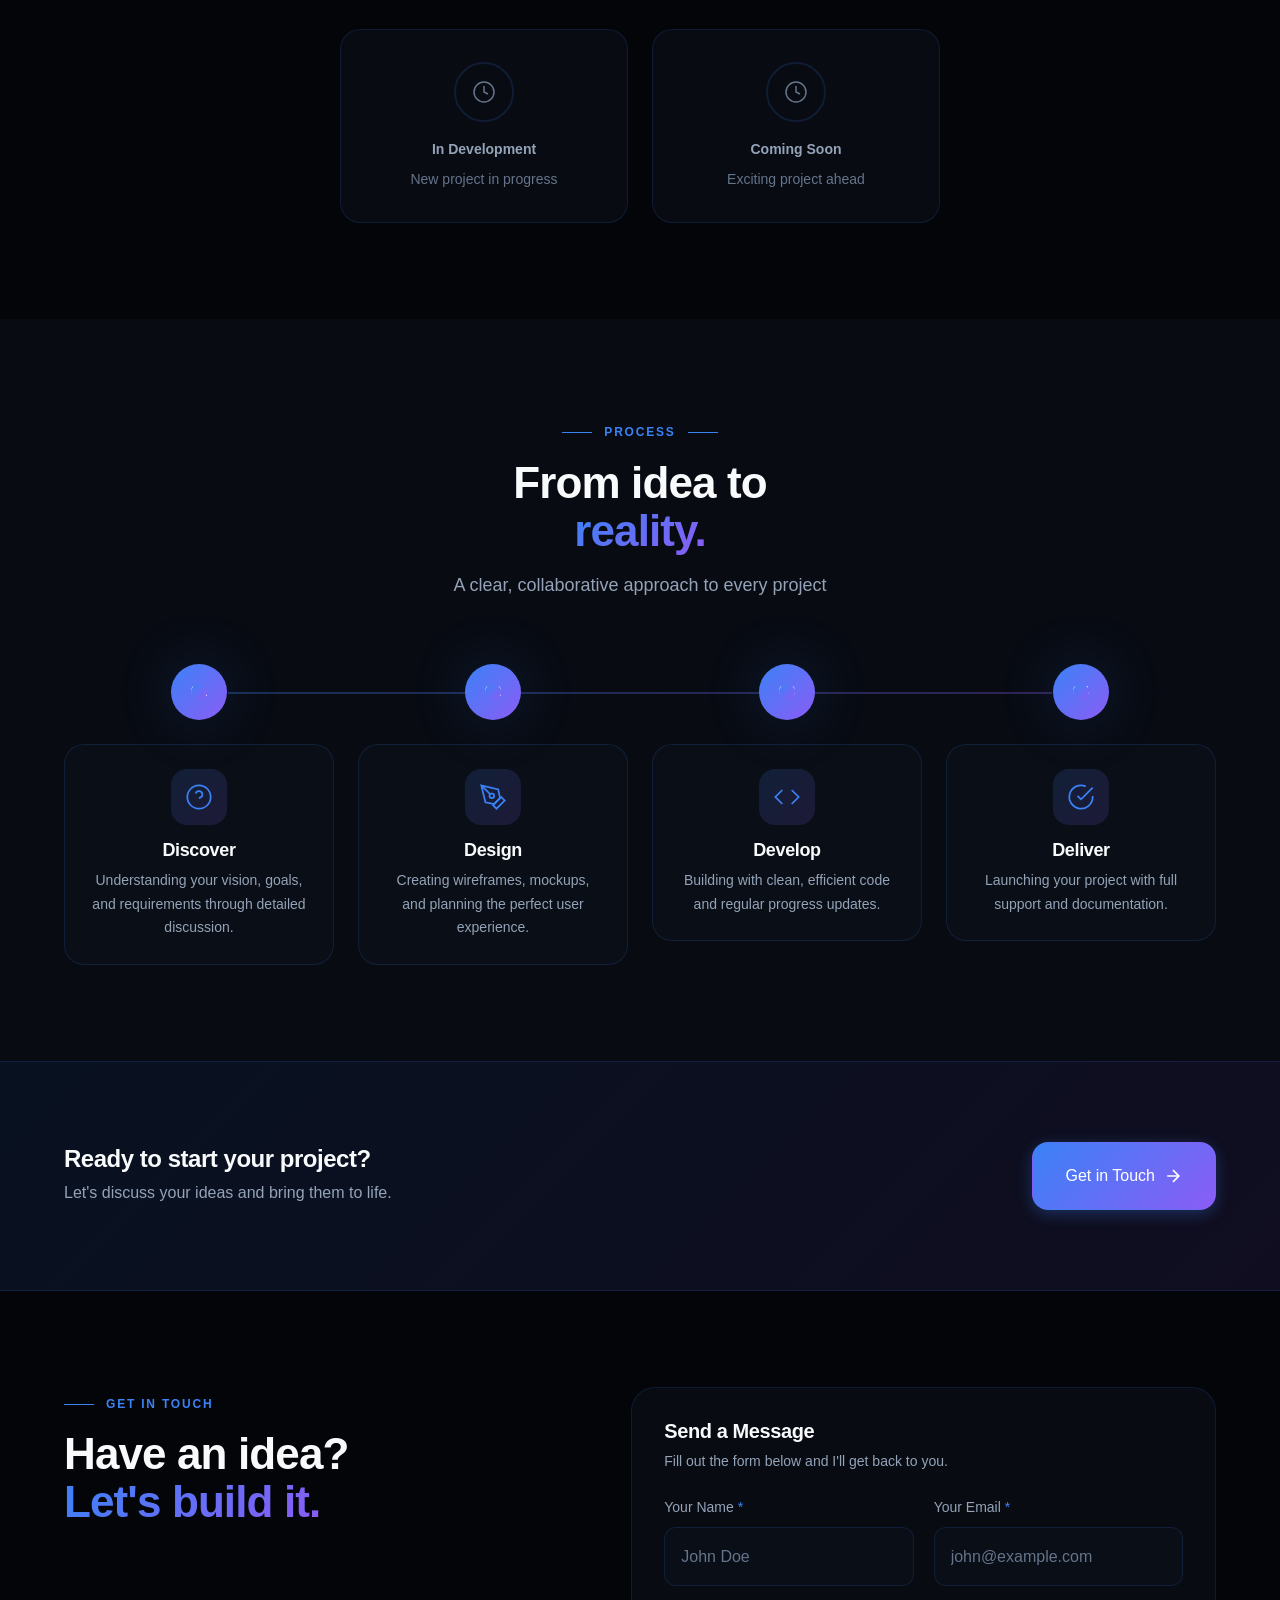
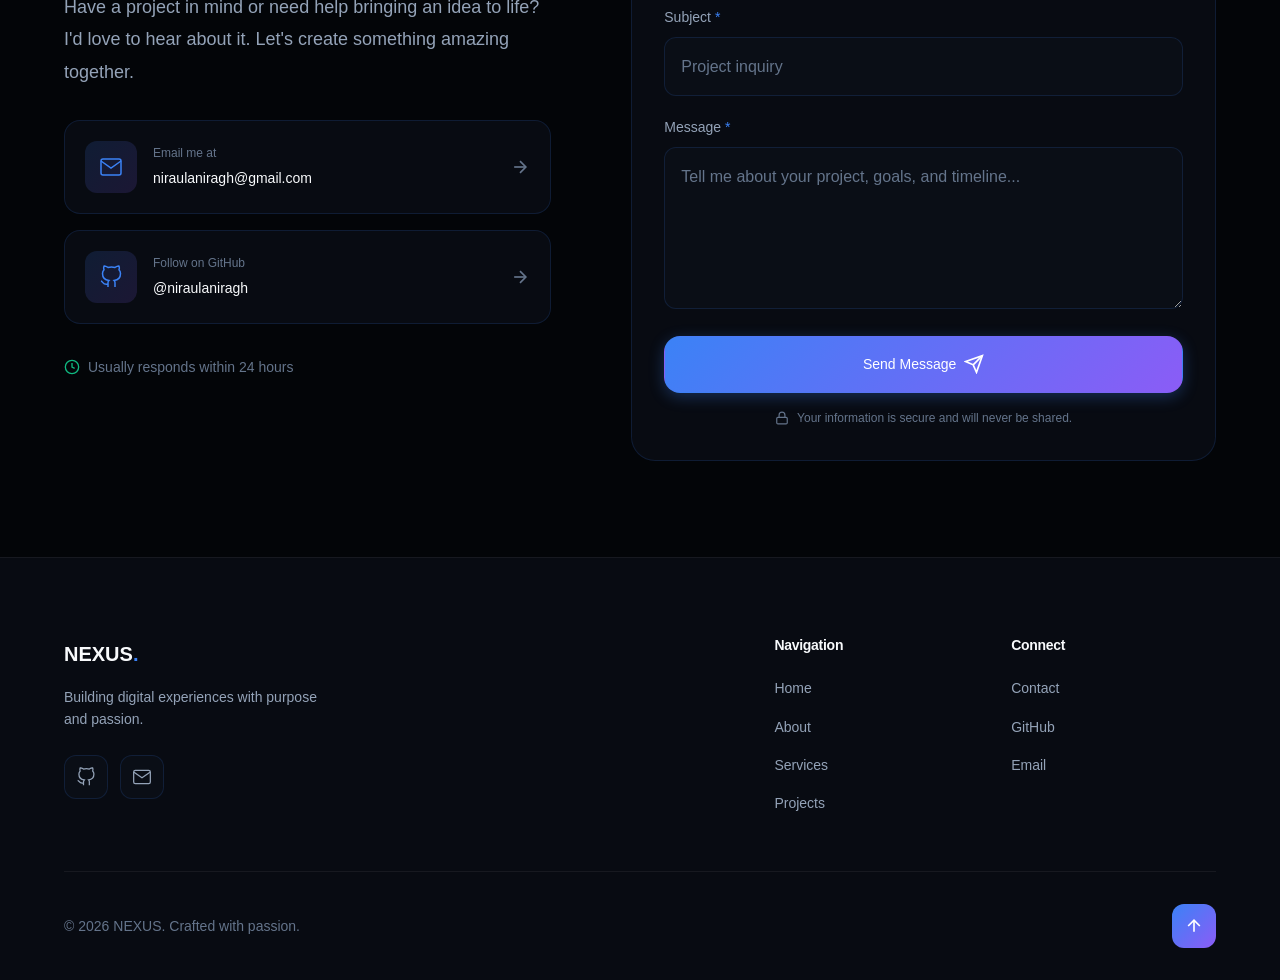
<file: portfolio/index.html>
<!DOCTYPE html>
<html lang="en">
<head>
    <meta charset="UTF-8">
    <meta name="viewport" content="width=device-width, initial-scale=1.0">
    <meta name="description" content="NEXUS — Independent developer creating modern websites, powerful applications, and intelligent digital solutions.">
    
    <!-- Open Graph -->
    <meta property="og:title" content="NEXUS — Digital Developer Portfolio">
    <meta property="og:description" content="Turning ideas into digital experiences. Modern websites, applications, and AI-powered solutions.">
    <meta property="og:type" content="website">
    <meta property="og:url" content="https://niraulaniragh.github.io/nexusdev-portfolio/">
    <meta property="og:image" content="https://niraulaniragh.github.io/nexusdev-portfolio/assets/og-image.png">
    
    <!-- Twitter Card -->
    <meta name="twitter:card" content="summary_large_image">
    <meta name="twitter:title" content="NEXUS — Digital Developer Portfolio">
    <meta name="twitter:description" content="Turning ideas into digital experiences.">
    
    <!-- Favicon -->
    <link rel="icon" type="image/svg+xml" href="assets/favicon.svg">
    
    <!-- Preload fonts -->
    <link rel="preconnect" href="https://fonts.googleapis.com">
    <link rel="preconnect" href="https://fonts.gstatic.com" crossorigin>
    
    <!-- Styles -->
    <link rel="stylesheet" href="css/styles.css">
    
    <title>NEXUS — Digital Developer Portfolio</title>
</head>
<body>
    <!-- Loading screen -->
    <div class="loader" id="loader">
        <div class="loader-content">
            <div class="loader-logo">NEXUS<span>.</span></div>
            <div class="loader-bar"><div class="loader-progress"></div></div>
        </div>
    </div>

    <!-- Cursor effects -->
    <div class="cursor-dot" id="cursor-dot"></div>
    <div class="cursor-outline" id="cursor-outline"></div>
    <div class="cursor-glow" id="cursor-glow"></div>
    
    <!-- Navigation -->
    <header class="nav-header" id="nav-header">
        <nav class="nav-container">
            <a href="#home" class="nav-logo">NEXUS<span class="logo-dot">.</span></a>
            
            <button class="nav-toggle" id="nav-toggle" aria-label="Toggle navigation" aria-expanded="false">
                <span class="hamburger-line"></span>
                <span class="hamburger-line"></span>
                <span class="hamburger-line"></span>
            </button>
            
            <ul class="nav-menu" id="nav-menu">
                <li><a href="#home" class="nav-link active">Home</a></li>
                <li><a href="#about" class="nav-link">About</a></li>
                <li><a href="#services" class="nav-link">Services</a></li>
                <li><a href="#projects" class="nav-link">Projects</a></li>
                <li><a href="#contact" class="nav-link">Contact</a></li>
            </ul>
            
            <a href="#contact" class="nav-cta btn btn-primary btn-small">Hire Me</a>
        </nav>
    </header>

    <main>
        <!-- Hero Section -->
        <section class="hero" id="home">
            <div class="hero-bg-grid"></div>
            <div class="hero-glow hero-glow-1"></div>
            <div class="hero-glow hero-glow-2"></div>
            <div class="hero-particles" id="hero-particles"></div>
            
            <div class="hero-container">
                <div class="hero-content">
                    <div class="hero-badge animate-in">
                        <span class="badge-dot"></span>
                        <span>INDEPENDENT DEVELOPER · DIGITAL CREATOR</span>
                    </div>
                    <h1 class="hero-title animate-in delay-1">
                        Turning ideas into<br>
                        <span class="gradient-text animated-gradient">digital experiences.</span>
                    </h1>
                    <p class="hero-description animate-in delay-2">
                        I build modern websites, powerful applications and intelligent digital solutions that help turn ambitious ideas into reality.
                    </p>
                    <div class="hero-buttons animate-in delay-3">
                        <a href="#projects" class="btn btn-primary magnetic">
                            <span>Explore my work</span>
                            <svg width="16" height="16" viewBox="0 0 24 24" fill="none" stroke="currentColor" stroke-width="2">
                                <line x1="5" y1="12" x2="19" y2="12"></line>
                                <polyline points="12 5 19 12 12 19"></polyline>
                            </svg>
                        </a>
                        <a href="#contact" class="btn btn-secondary magnetic">Let's talk</a>
                    </div>
                    
                    <!-- Trust indicators -->
                    <div class="hero-trust animate-in delay-4">
                        <div class="trust-item">
                            <div class="trust-icon">
                                <svg width="18" height="18" viewBox="0 0 24 24" fill="none" stroke="currentColor" stroke-width="2">
                                    <path d="M22 11.08V12a10 10 0 1 1-5.93-9.14"></path>
                                    <polyline points="22 4 12 14.01 9 11.01"></polyline>
                                </svg>
                            </div>
                            <span>Fast Delivery</span>
                        </div>
                        <div class="trust-item">
                            <div class="trust-icon">
                                <svg width="18" height="18" viewBox="0 0 24 24" fill="none" stroke="currentColor" stroke-width="2">
                                    <rect x="3" y="11" width="18" height="11" rx="2" ry="2"></rect>
                                    <path d="M7 11V7a5 5 0 0 1 10 0v4"></path>
                                </svg>
                            </div>
                            <span>Secure Code</span>
                        </div>
                        <div class="trust-item">
                            <div class="trust-icon">
                                <svg width="18" height="18" viewBox="0 0 24 24" fill="none" stroke="currentColor" stroke-width="2">
                                    <path d="M12 22s8-4 8-10V5l-8-3-8 3v7c0 6 8 10 8 10z"></path>
                                </svg>
                            </div>
                            <span>Quality First</span>
                        </div>
                    </div>
                    
                    <div class="availability-indicator animate-in delay-5">
                        <span class="availability-dot"></span>
                        <span>Available for freelance projects</span>
                    </div>
                </div>
                
                <div class="hero-visual">
                    <div class="visual-container">
                        <div class="visual-ring ring-outer"></div>
                        <div class="visual-ring ring-middle"></div>
                        <div class="visual-ring ring-inner"></div>
                        <div class="visual-core">
                            <div class="core-glow"></div>
                            <div class="core-center">
                                <span class="core-text">&lt;/&gt;</span>
                            </div>
                        </div>
                        <div class="particle particle-1"></div>
                        <div class="particle particle-2"></div>
                        <div class="particle particle-3"></div>
                        <div class="particle particle-4"></div>
                        <div class="particle particle-5"></div>
                        <div class="particle particle-6"></div>
                        <div class="code-float code-float-1">&lt;div&gt;</div>
                        <div class="code-float code-float-2">{ }</div>
                        <div class="code-float code-float-3">( )</div>
                    </div>
                </div>
            </div>
            
            <div class="scroll-indicator">
                <div class="scroll-mouse">
                    <div class="scroll-wheel"></div>
                </div>
                <span>Scroll to explore</span>
            </div>
        </section>

        <!-- Marquee Section -->
        <div class="marquee-section">
            <div class="marquee-track">
                <div class="marquee-content">
                    <span>Web Development</span>
                    <span class="marquee-dot">✦</span>
                    <span>UI/UX Design</span>
                    <span class="marquee-dot">✦</span>
                    <span>Web Applications</span>
                    <span class="marquee-dot">✦</span>
                    <span>AI Integration</span>
                    <span class="marquee-dot">✦</span>
                    <span>Responsive Design</span>
                    <span class="marquee-dot">✦</span>
                    <span>Clean Code</span>
                    <span class="marquee-dot">✦</span>
                    <span>Web Development</span>
                    <span class="marquee-dot">✦</span>
                    <span>UI/UX Design</span>
                    <span class="marquee-dot">✦</span>
                    <span>Web Applications</span>
                    <span class="marquee-dot">✦</span>
                    <span>AI Integration</span>
                    <span class="marquee-dot">✦</span>
                    <span>Responsive Design</span>
                    <span class="marquee-dot">✦</span>
                    <span>Clean Code</span>
                    <span class="marquee-dot">✦</span>
                </div>
            </div>
        </div>

        <!-- About Section -->
        <section class="about" id="about">
            <div class="container">
                <div class="section-header">
                    <span class="section-label">
                        <span class="label-line"></span>
                        ABOUT ME
                    </span>
                    <h2 class="section-title">Building more than<br><span class="gradient-text">just websites.</span></h2>
                </div>
                
                <div class="about-content">
                    <div class="about-text">
                        <p class="about-lead">I'm an independent developer passionate about creating useful, thoughtful and visually engaging digital experiences.</p>
                        <p>I enjoy turning ideas into real products, solving problems through technology and continuously improving my development skills.</p>
                        
                        <div class="about-highlights">
                            <div class="highlight-item">
                                <div class="highlight-icon">
                                    <svg width="20" height="20" viewBox="0 0 24 24" fill="none" stroke="currentColor" stroke-width="2">
                                        <polyline points="16 18 22 12 16 6"></polyline>
                                        <polyline points="8 6 2 12 8 18"></polyline>
                                    </svg>
                                </div>
                                <div class="highlight-text">
                                    <strong>Clean Code</strong>
                                    <span>Maintainable & scalable</span>
                                </div>
                            </div>
                            <div class="highlight-item">
                                <div class="highlight-icon">
                                    <svg width="20" height="20" viewBox="0 0 24 24" fill="none" stroke="currentColor" stroke-width="2">
                                        <rect x="5" y="2" width="14" height="20" rx="2" ry="2"></rect>
                                        <line x1="12" y1="18" x2="12.01" y2="18"></line>
                                    </svg>
                                </div>
                                <div class="highlight-text">
                                    <strong>Responsive</strong>
                                    <span>All devices supported</span>
                                </div>
                            </div>
                            <div class="highlight-item">
                                <div class="highlight-icon">
                                    <svg width="20" height="20" viewBox="0 0 24 24" fill="none" stroke="currentColor" stroke-width="2">
                                        <circle cx="12" cy="12" r="10"></circle>
                                        <polyline points="12 6 12 12 16 14"></polyline>
                                    </svg>
                                </div>
                                <div class="highlight-text">
                                    <strong>Fast Delivery</strong>
                                    <span>On-time, every time</span>
                                </div>
                            </div>
                        </div>
                    </div>
                    
                    <div class="value-cards">
                        <div class="value-card" data-tilt>
                            <div class="card-glow"></div>
                            <div class="card-number">01</div>
                            <div class="value-icon">
                                <svg width="28" height="28" viewBox="0 0 24 24" fill="none" stroke="currentColor" stroke-width="1.5">
                                    <polygon points="12 2 15.09 8.26 22 9.27 17 14.14 18.18 21.02 12 17.77 5.82 21.02 7 14.14 2 9.27 8.91 8.26 12 2"></polygon>
                                </svg>
                            </div>
                            <h3>Creative Thinking</h3>
                            <p>Finding innovative solutions and unique approaches to every project.</p>
                        </div>
                        
                        <div class="value-card" data-tilt>
                            <div class="card-glow"></div>
                            <div class="card-number">02</div>
                            <div class="value-icon">
                                <svg width="28" height="28" viewBox="0 0 24 24" fill="none" stroke="currentColor" stroke-width="1.5">
                                    <path d="M14.7 6.3a1 1 0 0 0 0 1.4l1.6 1.6a1 1 0 0 0 1.4 0l3.77-3.77a6 6 0 0 1-7.94 7.94l-6.91 6.91a2.12 2.12 0 0 1-3-3l6.91-6.91a6 6 0 0 1 7.94-7.94l-3.76 3.76z"></path>
                                </svg>
                            </div>
                            <h3>Problem Solving</h3>
                            <p>Breaking down complex challenges into clear, manageable solutions.</p>
                        </div>
                        
                        <div class="value-card" data-tilt>
                            <div class="card-glow"></div>
                            <div class="card-number">03</div>
                            <div class="value-icon">
                                <svg width="28" height="28" viewBox="0 0 24 24" fill="none" stroke="currentColor" stroke-width="1.5">
                                    <path d="M2 3h6a4 4 0 0 1 4 4v14a3 3 0 0 0-3-3H2z"></path>
                                    <path d="M22 3h-6a4 4 0 0 0-4 4v14a3 3 0 0 1 3-3h7z"></path>
                                </svg>
                            </div>
                            <h3>Continuous Learning</h3>
                            <p>Always exploring new technologies and improving my craft.</p>
                        </div>
                    </div>
                </div>
            </div>
        </section>

        <!-- Services Section -->
        <section class="services" id="services">
            <div class="container">
                <div class="section-header center">
                    <span class="section-label">
                        <span class="label-line"></span>
                        SERVICES
                        <span class="label-line"></span>
                    </span>
                    <h2 class="section-title">What I can build<br><span class="gradient-text">for you.</span></h2>
                    <p class="section-subtitle">Comprehensive digital solutions tailored to your needs</p>
                </div>
                
                <div class="services-grid">
                    <article class="service-card" data-tilt data-service="web">
                        <div class="service-glow"></div>
                        <div class="service-header">
                            <span class="service-number">01</span>
                            <div class="service-icon">
                                <svg width="32" height="32" viewBox="0 0 24 24" fill="none" stroke="currentColor" stroke-width="1.5">
                                    <rect x="2" y="3" width="20" height="14" rx="2" ry="2"></rect>
                                    <line x1="8" y1="21" x2="16" y2="21"></line>
                                    <line x1="12" y1="17" x2="12" y2="21"></line>
                                </svg>
                            </div>
                        </div>
                        <h3>Website Development</h3>
                        <p>Modern, responsive websites designed to present businesses professionally and engage visitors.</p>
                        <ul class="service-features">
                            <li>Custom Design</li>
                            <li>Mobile Responsive</li>
                            <li>SEO Optimized</li>
                            <li>Fast Loading</li>
                        </ul>
                        <div class="service-tags">
                            <span>Landing Pages</span>
                            <span>Business Sites</span>
                            <span>Portfolios</span>
                        </div>
                    </article>
                    
                    <article class="service-card" data-tilt data-service="app">
                        <div class="service-glow"></div>
                        <div class="service-header">
                            <span class="service-number">02</span>
                            <div class="service-icon">
                                <svg width="32" height="32" viewBox="0 0 24 24" fill="none" stroke="currentColor" stroke-width="1.5">
                                    <polyline points="16 18 22 12 16 6"></polyline>
                                    <polyline points="8 6 2 12 8 18"></polyline>
                                </svg>
                            </div>
                        </div>
                        <h3>Web Applications</h3>
                        <p>Interactive applications, dashboards, management systems and useful digital tools.</p>
                        <ul class="service-features">
                            <li>User Authentication</li>
                            <li>Real-time Updates</li>
                            <li>Data Management</li>
                            <li>API Integration</li>
                        </ul>
                        <div class="service-tags">
                            <span>Dashboards</span>
                            <span>Tools</span>
                            <span>Platforms</span>
                        </div>
                    </article>
                    
                    <article class="service-card" data-tilt data-service="ai">
                        <div class="service-glow"></div>
                        <div class="service-header">
                            <span class="service-number">03</span>
                            <div class="service-icon">
                                <svg width="32" height="32" viewBox="0 0 24 24" fill="none" stroke="currentColor" stroke-width="1.5">
                                    <path d="M12 2a2 2 0 0 1 2 2c0 .74-.4 1.39-1 1.73V7h1a7 7 0 0 1 7 7h1a1 1 0 0 1 1 1v3a1 1 0 0 1-1 1h-1v1a2 2 0 0 1-2 2H5a2 2 0 0 1-2-2v-1H2a1 1 0 0 1-1-1v-3a1 1 0 0 1 1-1h1a7 7 0 0 1 7-7h1V5.73c-.6-.34-1-.99-1-1.73a2 2 0 0 1 2-2z"></path>
                                    <circle cx="8" cy="14" r="1"></circle>
                                    <circle cx="16" cy="14" r="1"></circle>
                                </svg>
                            </div>
                        </div>
                        <h3>AI & Automation</h3>
                        <p>Intelligent workflows and AI-powered features that help simplify repetitive tasks.</p>
                        <ul class="service-features">
                            <li>Smart Automation</li>
                            <li>AI Integration</li>
                            <li>Process Optimization</li>
                            <li>Chatbot Development</li>
                        </ul>
                        <div class="service-tags">
                            <span>Workflows</span>
                            <span>Integrations</span>
                            <span>Chatbots</span>
                        </div>
                    </article>
                    
                    <article class="service-card" data-tilt data-service="ui">
                        <div class="service-glow"></div>
                        <div class="service-header">
                            <span class="service-number">04</span>
                            <div class="service-icon">
                                <svg width="32" height="32" viewBox="0 0 24 24" fill="none" stroke="currentColor" stroke-width="1.5">
                                    <rect x="3" y="3" width="18" height="18" rx="2" ry="2"></rect>
                                    <circle cx="8.5" cy="8.5" r="1.5"></circle>
                                    <polyline points="21 15 16 10 5 21"></polyline>
                                </svg>
                            </div>
                        </div>
                        <h3>UI & Digital Experiences</h3>
                        <p>Clean, intuitive interfaces focused on usability and visual quality.</p>
                        <ul class="service-features">
                            <li>User Interface Design</li>
                            <li>Interactive Prototypes</li>
                            <li>Motion Design</li>
                            <li>Design Systems</li>
                        </ul>
                        <div class="service-tags">
                            <span>UI Design</span>
                            <span>Prototypes</span>
                            <span>Animation</span>
                        </div>
                    </article>
                </div>
            </div>
        </section>

        <!-- Tech Stack Section -->
        <section class="tech-stack" id="tech-stack">
            <div class="container">
                <div class="section-header center">
                    <span class="section-label">
                        <span class="label-line"></span>
                        TOOLKIT
                        <span class="label-line"></span>
                    </span>
                    <h2 class="section-title">Technologies I<br><span class="gradient-text">work with.</span></h2>
                </div>
                
                <div class="tech-grid">
                    <div class="tech-card" data-tech="html">
                        <div class="tech-icon-large">
                            <svg width="40" height="40" viewBox="0 0 24 24" fill="none" stroke="currentColor" stroke-width="1.5">
                                <path d="M4 4h16v16H4V4z"/>
                                <text x="12" y="14" text-anchor="middle" font-size="6" fill="currentColor" font-weight="600">&lt;/&gt;</text>
                            </svg>
                        </div>
                        <span class="tech-name">HTML5</span>
                        <span class="tech-desc">Structure</span>
                    </div>
                    
                    <div class="tech-card" data-tech="css">
                        <div class="tech-icon-large">
                            <svg width="40" height="40" viewBox="0 0 24 24" fill="none" stroke="currentColor" stroke-width="1.5">
                                <path d="M4 4h16v16H4V4z"/>
                                <text x="12" y="14" text-anchor="middle" font-size="5" fill="currentColor" font-weight="600">CSS</text>
                            </svg>
                        </div>
                        <span class="tech-name">CSS3</span>
                        <span class="tech-desc">Styling</span>
                    </div>
                    
                    <div class="tech-card" data-tech="js">
                        <div class="tech-icon-large">
                            <svg width="40" height="40" viewBox="0 0 24 24" fill="none" stroke="currentColor" stroke-width="1.5">
                                <rect x="4" y="4" width="16" height="16" rx="2"/>
                                <text x="12" y="14" text-anchor="middle" font-size="6" fill="currentColor" font-weight="700">JS</text>
                            </svg>
                        </div>
                        <span class="tech-name">JavaScript</span>
                        <span class="tech-desc">Interactivity</span>
                    </div>
                    
                    <div class="tech-card" data-tech="git">
                        <div class="tech-icon-large">
                            <svg width="40" height="40" viewBox="0 0 24 24" fill="none" stroke="currentColor" stroke-width="1.5">
                                <circle cx="12" cy="12" r="4"/>
                                <line x1="1.05" y1="12" x2="7" y2="12"/>
                                <line x1="17.01" y1="12" x2="22.96" y2="12"/>
                                <line x1="12" y1="1.05" x2="12" y2="7"/>
                                <line x1="12" y1="17.01" x2="12" y2="22.96"/>
                            </svg>
                        </div>
                        <span class="tech-name">Git</span>
                        <span class="tech-desc">Version Control</span>
                    </div>
                    
                    <div class="tech-card" data-tech="github">
                        <div class="tech-icon-large">
                            <svg width="40" height="40" viewBox="0 0 24 24" fill="none" stroke="currentColor" stroke-width="1.5">
                                <path d="M9 19c-5 1.5-5-2.5-7-3m14 6v-3.87a3.37 3.37 0 0 0-.94-2.61c3.14-.35 6.44-1.54 6.44-7A5.44 5.44 0 0 0 20 4.77 5.07 5.07 0 0 0 19.91 1S18.73.65 16 2.48a13.38 13.38 0 0 0-7 0C6.27.65 5.09 1 5.09 1A5.07 5.07 0 0 0 5 4.77a5.44 5.44 0 0 0-1.5 3.78c0 5.42 3.3 6.61 6.44 7A3.37 3.37 0 0 0 9 18.13V22"/>
                            </svg>
                        </div>
                        <span class="tech-name">GitHub</span>
                        <span class="tech-desc">Collaboration</span>
                    </div>
                    
                    <div class="tech-card" data-tech="vscode">
                        <div class="tech-icon-large">
                            <svg width="40" height="40" viewBox="0 0 24 24" fill="none" stroke="currentColor" stroke-width="1.5">
                                <rect x="3" y="3" width="18" height="18" rx="2" ry="2"/>
                                <line x1="3" y1="9" x2="21" y2="9"/>
                                <line x1="9" y1="21" x2="9" y2="9"/>
                            </svg>
                        </div>
                        <span class="tech-name">VS Code</span>
                        <span class="tech-desc">Development</span>
                    </div>
                </div>
            </div>
        </section>

        <!-- Projects Section -->
        <section class="projects" id="projects">
            <div class="container">
                <div class="section-header">
                    <span class="section-label">
                        <span class="label-line"></span>
                        PORTFOLIO
                    </span>
                    <h2 class="section-title">Selected<br><span class="gradient-text">work.</span></h2>
                    <p class="section-subtitle">Real projects with real results</p>
                </div>
                
                <div class="projects-showcase">
                    <!-- Featured Project -->
                    <article class="project-featured">
                        <div class="project-image-wrapper">
                            <div class="project-browser">
                                <div class="browser-bar">
                                    <div class="browser-dots">
                                        <span></span><span></span><span></span>
                                    </div>
                                    <div class="browser-url">
                                        <svg width="12" height="12" viewBox="0 0 24 24" fill="none" stroke="currentColor" stroke-width="2">
                                            <rect x="3" y="11" width="18" height="11" rx="2" ry="2"></rect>
                                            <path d="M7 11V7a5 5 0 0 1 10 0v4"></path>
                                        </svg>
                                        <span>niraulaniragh.github.io/cs-master-pro</span>
                                    </div>
                                </div>
                                <div class="browser-screen">
                                    <div class="project-placeholder-content">
                                        <div class="placeholder-icon">
                                            <svg width="64" height="64" viewBox="0 0 24 24" fill="none" stroke="currentColor" stroke-width="1">
                                                <path d="M2 3h6a4 4 0 0 1 4 4v14a3 3 0 0 0-3-3H2z"></path>
                                                <path d="M22 3h-6a4 4 0 0 0-4 4v14a3 3 0 0 1 3-3h7z"></path>
                                            </svg>
                                        </div>
                                        <span class="placeholder-title">CS Master Pro</span>
                                        <span class="placeholder-subtitle">Interactive Learning Platform</span>
                                    </div>
                                </div>
                            </div>
                            <div class="project-float-badge">
                                <span class="badge-live"></span>
                                Live Project
                            </div>
                        </div>
                        
                        <div class="project-info">
                            <div class="project-meta">
                                <span class="meta-category">Education Platform</span>
                                <span class="meta-divider">•</span>
                                <span class="meta-year">2024</span>
                            </div>
                            
                            <h3 class="project-title">CS Master Pro</h3>
                            
                            <p class="project-description">An interactive Edexcel IGCSE Computer Science revision platform designed to make learning and exam preparation more engaging. Features quizzes, flashcards, and comprehensive study materials.</p>
                            
                            <div class="project-features">
                                <div class="feature">
                                    <svg width="16" height="16" viewBox="0 0 24 24" fill="none" stroke="currentColor" stroke-width="2">
                                        <path d="M22 11.08V12a10 10 0 1 1-5.93-9.14"></path>
                                        <polyline points="22 4 12 14.01 9 11.01"></polyline>
                                    </svg>
                                    <span>Interactive Quizzes</span>
                                </div>
                                <div class="feature">
                                    <svg width="16" height="16" viewBox="0 0 24 24" fill="none" stroke="currentColor" stroke-width="2">
                                        <path d="M22 11.08V12a10 10 0 1 1-5.93-9.14"></path>
                                        <polyline points="22 4 12 14.01 9 11.01"></polyline>
                                    </svg>
                                    <span>Progress Tracking</span>
                                </div>
                                <div class="feature">
                                    <svg width="16" height="16" viewBox="0 0 24 24" fill="none" stroke="currentColor" stroke-width="2">
                                        <path d="M22 11.08V12a10 10 0 1 1-5.93-9.14"></path>
                                        <polyline points="22 4 12 14.01 9 11.01"></polyline>
                                    </svg>
                                    <span>Mobile Responsive</span>
                                </div>
                            </div>
                            
                            <div class="project-tech">
                                <span class="tech-tag">HTML5</span>
                                <span class="tech-tag">CSS3</span>
                                <span class="tech-tag">JavaScript</span>
                            </div>
                            
                            <div class="project-actions">
                                <a href="https://niraulaniragh.github.io/cs-master-pro/" target="_blank" rel="noopener noreferrer" class="btn btn-primary magnetic">
                                    <span>View Live Project</span>
                                    <svg width="16" height="16" viewBox="0 0 24 24" fill="none" stroke="currentColor" stroke-width="2">
                                        <path d="M18 13v6a2 2 0 0 1-2 2H5a2 2 0 0 1-2-2V8a2 2 0 0 1 2-2h6"></path>
                                        <polyline points="15 3 21 3 21 9"></polyline>
                                        <line x1="10" y1="14" x2="21" y2="3"></line>
                                    </svg>
                                </a>
                                <a href="https://github.com/niraulaniragh/cs-master-pro" target="_blank" rel="noopener noreferrer" class="btn btn-secondary magnetic">
                                    <svg width="18" height="18" viewBox="0 0 24 24" fill="none" stroke="currentColor" stroke-width="2">
                                        <path d="M9 19c-5 1.5-5-2.5-7-3m14 6v-3.87a3.37 3.37 0 0 0-.94-2.61c3.14-.35 6.44-1.54 6.44-7A5.44 5.44 0 0 0 20 4.77 5.07 5.07 0 0 0 19.91 1S18.73.65 16 2.48a13.38 13.38 0 0 0-7 0C6.27.65 5.09 1 5.09 1A5.07 5.07 0 0 0 5 4.77a5.44 5.44 0 0 0-1.5 3.78c0 5.42 3.3 6.61 6.44 7A3.37 3.37 0 0 0 9 18.13V22"/>
                                    </svg>
                                    <span>Source Code</span>
                                </a>
                            </div>
                        </div>
                    </article>
                    
                    <!-- Coming Soon Projects -->
                    <div class="projects-upcoming">
                        <h4 class="upcoming-title">More Projects Coming Soon</h4>
                        <div class="upcoming-grid">
                            <div class="upcoming-card">
                                <div class="upcoming-icon">
                                    <div class="pulse-ring"></div>
                                    <svg width="24" height="24" viewBox="0 0 24 24" fill="none" stroke="currentColor" stroke-width="1.5">
                                        <circle cx="12" cy="12" r="10"></circle>
                                        <polyline points="12 6 12 12 16 14"></polyline>
                                    </svg>
                                </div>
                                <span class="upcoming-label">In Development</span>
                                <p>New project in progress</p>
                            </div>
                            <div class="upcoming-card">
                                <div class="upcoming-icon">
                                    <div class="pulse-ring"></div>
                                    <svg width="24" height="24" viewBox="0 0 24 24" fill="none" stroke="currentColor" stroke-width="1.5">
                                        <circle cx="12" cy="12" r="10"></circle>
                                        <polyline points="12 6 12 12 16 14"></polyline>
                                    </svg>
                                </div>
                                <span class="upcoming-label">Coming Soon</span>
                                <p>Exciting project ahead</p>
                            </div>
                        </div>
                    </div>
                </div>
            </div>
        </section>

        <!-- Process Section -->
        <section class="process" id="process">
            <div class="container">
                <div class="section-header center">
                    <span class="section-label">
                        <span class="label-line"></span>
                        PROCESS
                        <span class="label-line"></span>
                    </span>
                    <h2 class="section-title">From idea to<br><span class="gradient-text">reality.</span></h2>
                    <p class="section-subtitle">A clear, collaborative approach to every project</p>
                </div>
                
                <div class="process-steps">
                    <div class="process-line"></div>
                    
                    <div class="process-step">
                        <div class="step-indicator">
                            <div class="step-dot"></div>
                            <span class="step-num">01</span>
                        </div>
                        <div class="step-card">
                            <div class="step-icon">
                                <svg width="28" height="28" viewBox="0 0 24 24" fill="none" stroke="currentColor" stroke-width="1.5">
                                    <circle cx="12" cy="12" r="10"></circle>
                                    <path d="M9.09 9a3 3 0 0 1 5.83 1c0 2-3 3-3 3"></path>
                                    <line x1="12" y1="17" x2="12.01" y2="17"></line>
                                </svg>
                            </div>
                            <h3>Discover</h3>
                            <p>Understanding your vision, goals, and requirements through detailed discussion.</p>
                        </div>
                    </div>
                    
                    <div class="process-step">
                        <div class="step-indicator">
                            <div class="step-dot"></div>
                            <span class="step-num">02</span>
                        </div>
                        <div class="step-card">
                            <div class="step-icon">
                                <svg width="28" height="28" viewBox="0 0 24 24" fill="none" stroke="currentColor" stroke-width="1.5">
                                    <path d="M12 19l7-7 3 3-7 7-3-3z"></path>
                                    <path d="M18 13l-1.5-7.5L2 2l3.5 14.5L13 18l5-5z"></path>
                                    <path d="M2 2l7.586 7.586"></path>
                                    <circle cx="11" cy="11" r="2"></circle>
                                </svg>
                            </div>
                            <h3>Design</h3>
                            <p>Creating wireframes, mockups, and planning the perfect user experience.</p>
                        </div>
                    </div>
                    
                    <div class="process-step">
                        <div class="step-indicator">
                            <div class="step-dot"></div>
                            <span class="step-num">03</span>
                        </div>
                        <div class="step-card">
                            <div class="step-icon">
                                <svg width="28" height="28" viewBox="0 0 24 24" fill="none" stroke="currentColor" stroke-width="1.5">
                                    <polyline points="16 18 22 12 16 6"></polyline>
                                    <polyline points="8 6 2 12 8 18"></polyline>
                                </svg>
                            </div>
                            <h3>Develop</h3>
                            <p>Building with clean, efficient code and regular progress updates.</p>
                        </div>
                    </div>
                    
                    <div class="process-step">
                        <div class="step-indicator">
                            <div class="step-dot"></div>
                            <span class="step-num">04</span>
                        </div>
                        <div class="step-card">
                            <div class="step-icon">
                                <svg width="28" height="28" viewBox="0 0 24 24" fill="none" stroke="currentColor" stroke-width="1.5">
                                    <path d="M22 11.08V12a10 10 0 1 1-5.93-9.14"></path>
                                    <polyline points="22 4 12 14.01 9 11.01"></polyline>
                                </svg>
                            </div>
                            <h3>Deliver</h3>
                            <p>Launching your project with full support and documentation.</p>
                        </div>
                    </div>
                </div>
            </div>
        </section>

        <!-- CTA Section -->
        <section class="cta-section">
            <div class="container">
                <div class="cta-content">
                    <div class="cta-text">
                        <h2>Ready to start your project?</h2>
                        <p>Let's discuss your ideas and bring them to life.</p>
                    </div>
                    <a href="#contact" class="btn btn-primary btn-large magnetic">
                        <span>Get in Touch</span>
                        <svg width="20" height="20" viewBox="0 0 24 24" fill="none" stroke="currentColor" stroke-width="2">
                            <line x1="5" y1="12" x2="19" y2="12"></line>
                            <polyline points="12 5 19 12 12 19"></polyline>
                        </svg>
                    </a>
                </div>
            </div>
        </section>

        <!-- Contact Section -->
        <section class="contact" id="contact">
            <div class="container">
                <div class="contact-grid">
                    <div class="contact-info">
                        <div class="section-header">
                            <span class="section-label">
                                <span class="label-line"></span>
                                GET IN TOUCH
                            </span>
                            <h2 class="section-title">Have an idea?<br><span class="gradient-text">Let's build it.</span></h2>
                        </div>
                        
                        <p class="contact-description">Have a project in mind or need help bringing an idea to life? I'd love to hear about it. Let's create something amazing together.</p>
                        
                        <div class="contact-methods">
                            <a href="mailto:niraulaniragh@gmail.com" class="contact-method">
                                <div class="method-icon">
                                    <svg width="24" height="24" viewBox="0 0 24 24" fill="none" stroke="currentColor" stroke-width="1.5">
                                        <path d="M4 4h16c1.1 0 2 .9 2 2v12c0 1.1-.9 2-2 2H4c-1.1 0-2-.9-2-2V6c0-1.1.9-2 2-2z"></path>
                                        <polyline points="22,6 12,13 2,6"></polyline>
                                    </svg>
                                </div>
                                <div class="method-details">
                                    <span class="method-label">Email me at</span>
                                    <span class="method-value">niraulaniragh@gmail.com</span>
                                </div>
                                <svg class="method-arrow" width="20" height="20" viewBox="0 0 24 24" fill="none" stroke="currentColor" stroke-width="2">
                                    <line x1="5" y1="12" x2="19" y2="12"></line>
                                    <polyline points="12 5 19 12 12 19"></polyline>
                                </svg>
                            </a>
                            
                            <a href="https://github.com/niraulaniragh" target="_blank" rel="noopener noreferrer" class="contact-method">
                                <div class="method-icon">
                                    <svg width="24" height="24" viewBox="0 0 24 24" fill="none" stroke="currentColor" stroke-width="1.5">
                                        <path d="M9 19c-5 1.5-5-2.5-7-3m14 6v-3.87a3.37 3.37 0 0 0-.94-2.61c3.14-.35 6.44-1.54 6.44-7A5.44 5.44 0 0 0 20 4.77 5.07 5.07 0 0 0 19.91 1S18.73.65 16 2.48a13.38 13.38 0 0 0-7 0C6.27.65 5.09 1 5.09 1A5.07 5.07 0 0 0 5 4.77a5.44 5.44 0 0 0-1.5 3.78c0 5.42 3.3 6.61 6.44 7A3.37 3.37 0 0 0 9 18.13V22"/>
                                    </svg>
                                </div>
                                <div class="method-details">
                                    <span class="method-label">Follow on GitHub</span>
                                    <span class="method-value">@niraulaniragh</span>
                                </div>
                                <svg class="method-arrow" width="20" height="20" viewBox="0 0 24 24" fill="none" stroke="currentColor" stroke-width="2">
                                    <line x1="5" y1="12" x2="19" y2="12"></line>
                                    <polyline points="12 5 19 12 12 19"></polyline>
                                </svg>
                            </a>
                        </div>
                        
                        <div class="response-time">
                            <div class="response-icon">
                                <svg width="16" height="16" viewBox="0 0 24 24" fill="none" stroke="currentColor" stroke-width="2">
                                    <circle cx="12" cy="12" r="10"></circle>
                                    <polyline points="12 6 12 12 16 14"></polyline>
                                </svg>
                            </div>
                            <span>Usually responds within 24 hours</span>
                        </div>
                    </div>
                    
                    <div class="contact-form-wrapper">
                        <form class="contact-form" id="contact-form" data-email="niraulaniragh@gmail.com">
                            <div class="form-header">
                                <h3>Send a Message</h3>
                                <p>Fill out the form below and I'll get back to you.</p>
                            </div>
                            
                            <div class="form-row">
                                <div class="form-group">
                                    <label for="name">
                                        <span>Your Name</span>
                                        <span class="required">*</span>
                                    </label>
                                    <input type="text" id="name" name="name" required placeholder="John Doe" autocomplete="name">
                                    <div class="input-focus-line"></div>
                                </div>
                                <div class="form-group">
                                    <label for="email">
                                        <span>Your Email</span>
                                        <span class="required">*</span>
                                    </label>
                                    <input type="email" id="email" name="email" required placeholder="john@example.com" autocomplete="email">
                                    <div class="input-focus-line"></div>
                                </div>
                            </div>
                            
                            <div class="form-group">
                                <label for="subject">
                                    <span>Subject</span>
                                    <span class="required">*</span>
                                </label>
                                <input type="text" id="subject" name="subject" required placeholder="Project inquiry">
                                <div class="input-focus-line"></div>
                            </div>
                            
                            <div class="form-group">
                                <label for="message">
                                    <span>Message</span>
                                    <span class="required">*</span>
                                </label>
                                <textarea id="message" name="message" required placeholder="Tell me about your project, goals, and timeline..." rows="5"></textarea>
                                <div class="input-focus-line"></div>
                            </div>
                            
                            <button type="submit" class="btn btn-primary btn-full magnetic">
                                <span>Send Message</span>
                                <svg width="20" height="20" viewBox="0 0 24 24" fill="none" stroke="currentColor" stroke-width="2">
                                    <line x1="22" y1="2" x2="11" y2="13"></line>
                                    <polygon points="22 2 15 22 11 13 2 9 22 2"></polygon>
                                </svg>
                            </button>
                            
                            <p class="form-disclaimer">
                                <svg width="14" height="14" viewBox="0 0 24 24" fill="none" stroke="currentColor" stroke-width="2">
                                    <rect x="3" y="11" width="18" height="11" rx="2" ry="2"></rect>
                                    <path d="M7 11V7a5 5 0 0 1 10 0v4"></path>
                                </svg>
                                <span>Your information is secure and will never be shared.</span>
                            </p>
                        </form>
                    </div>
                </div>
            </div>
        </section>
    </main>

    <!-- Footer -->
    <footer class="footer">
        <div class="container">
            <div class="footer-main">
                <div class="footer-brand">
                    <a href="#home" class="footer-logo">NEXUS<span class="logo-dot">.</span></a>
                    <p>Building digital experiences with purpose and passion.</p>
                    <div class="footer-social">
                        <a href="https://github.com/niraulaniragh" target="_blank" rel="noopener noreferrer" aria-label="GitHub" class="social-link">
                            <svg width="20" height="20" viewBox="0 0 24 24" fill="none" stroke="currentColor" stroke-width="1.5">
                                <path d="M9 19c-5 1.5-5-2.5-7-3m14 6v-3.87a3.37 3.37 0 0 0-.94-2.61c3.14-.35 6.44-1.54 6.44-7A5.44 5.44 0 0 0 20 4.77 5.07 5.07 0 0 0 19.91 1S18.73.65 16 2.48a13.38 13.38 0 0 0-7 0C6.27.65 5.09 1 5.09 1A5.07 5.07 0 0 0 5 4.77a5.44 5.44 0 0 0-1.5 3.78c0 5.42 3.3 6.61 6.44 7A3.37 3.37 0 0 0 9 18.13V22"/>
                            </svg>
                        </a>
                        <a href="mailto:niraulaniragh@gmail.com" aria-label="Email" class="social-link">
                            <svg width="20" height="20" viewBox="0 0 24 24" fill="none" stroke="currentColor" stroke-width="1.5">
                                <path d="M4 4h16c1.1 0 2 .9 2 2v12c0 1.1-.9 2-2 2H4c-1.1 0-2-.9-2-2V6c0-1.1.9-2 2-2z"></path>
                                <polyline points="22,6 12,13 2,6"></polyline>
                            </svg>
                        </a>
                    </div>
                </div>
                
                <div class="footer-links">
                    <div class="footer-col">
                        <h4>Navigation</h4>
                        <a href="#home">Home</a>
                        <a href="#about">About</a>
                        <a href="#services">Services</a>
                        <a href="#projects">Projects</a>
                    </div>
                    <div class="footer-col">
                        <h4>Connect</h4>
                        <a href="#contact">Contact</a>
                        <a href="https://github.com/niraulaniragh" target="_blank" rel="noopener noreferrer">GitHub</a>
                        <a href="mailto:niraulaniragh@gmail.com">Email</a>
                    </div>
                </div>
            </div>
            
            <div class="footer-bottom">
                <p>&copy; <span id="current-year">2026</span> NEXUS. Crafted with passion.</p>
                <a href="#home" class="back-to-top" aria-label="Back to top">
                    <svg width="20" height="20" viewBox="0 0 24 24" fill="none" stroke="currentColor" stroke-width="2">
                        <line x1="12" y1="19" x2="12" y2="5"></line>
                        <polyline points="5 12 12 5 19 12"></polyline>
                    </svg>
                </a>
            </div>
        </div>
    </footer>

    <!-- Scripts -->
    <script src="js/main.js"></script>
</body>
</html>
</file>
<file: css/styles.css>
/* ============================================
   NEXUS Portfolio — Premium Design System
   ============================================ */

/* ----------------------
   CSS Variables
---------------------- */
:root {
    /* Colors */
    --color-bg-primary: #050709;
    --color-bg-secondary: #0a0d14;
    --color-bg-tertiary: #0f131c;
    --color-bg-card: #0c1018;
    --color-bg-elevated: #111620;
    
    --color-electric-blue: #568BFF;
    --color-purple: #9B72FF;
    --color-cyan: #4ECDC4;
    --color-pink: #FF6B9D;
    
    --color-text-primary: #FFFFFF;
    --color-text-secondary: #94A3B8;
    --color-text-muted: #64748B;
    
    --color-border: rgba(86, 139, 255, 0.12);
    --color-border-light: rgba(255, 255, 255, 0.06);
    --color-border-hover: rgba(86, 139, 255, 0.3);
    
    /* Gradients */
    --gradient-primary: linear-gradient(135deg, var(--color-electric-blue) 0%, var(--color-purple) 100%);
    --gradient-secondary: linear-gradient(135deg, var(--color-purple) 0%, var(--color-pink) 100%);
    --gradient-glow: linear-gradient(135deg, rgba(86, 139, 255, 0.15) 0%, rgba(155, 114, 255, 0.15) 100%);
    --gradient-radial: radial-gradient(ellipse at center, rgba(86, 139, 255, 0.08) 0%, transparent 70%);
    --gradient-mesh: radial-gradient(at 40% 20%, rgba(86, 139, 255, 0.1) 0px, transparent 50%),
                     radial-gradient(at 80% 0%, rgba(155, 114, 255, 0.08) 0px, transparent 50%),
                     radial-gradient(at 0% 50%, rgba(78, 205, 196, 0.05) 0px, transparent 50%);
    
    /* Typography */
    --font-family: 'Inter', -apple-system, BlinkMacSystemFont, 'Segoe UI', Roboto, sans-serif;
    --font-mono: 'JetBrains Mono', 'Fira Code', 'SF Mono', monospace;
    
    --font-size-xs: 0.75rem;
    --font-size-sm: 0.875rem;
    --font-size-base: 1rem;
    --font-size-lg: 1.125rem;
    --font-size-xl: 1.25rem;
    --font-size-2xl: 1.5rem;
    --font-size-3xl: 2rem;
    --font-size-4xl: 2.75rem;
    --font-size-5xl: 3.5rem;
    --font-size-6xl: 4.5rem;
    
    --font-weight-normal: 400;
    --font-weight-medium: 500;
    --font-weight-semibold: 600;
    --font-weight-bold: 700;
    
    --line-height-tight: 1.1;
    --line-height-snug: 1.3;
    --line-height-normal: 1.6;
    --line-height-relaxed: 1.8;
    
    --letter-spacing-tight: -0.03em;
    --letter-spacing-normal: 0;
    --letter-spacing-wide: 0.15em;
    
    /* Spacing */
    --space-1: 0.25rem;
    --space-2: 0.5rem;
    --space-3: 0.75rem;
    --space-4: 1rem;
    --space-5: 1.25rem;
    --space-6: 1.5rem;
    --space-8: 2rem;
    --space-10: 2.5rem;
    --space-12: 3rem;
    --space-16: 4rem;
    --space-20: 5rem;
    --space-24: 6rem;
    --space-32: 8rem;
    
    /* Layout */
    --container-max: 1200px;
    --container-padding: var(--space-6);
    --section-padding: var(--space-32);
    
    /* Borders & Shadows */
    --border-radius-sm: 0.5rem;
    --border-radius-md: 0.75rem;
    --border-radius-lg: 1rem;
    --border-radius-xl: 1.25rem;
    --border-radius-2xl: 1.5rem;
    --border-radius-full: 9999px;
    
    --shadow-sm: 0 2px 8px rgba(0, 0, 0, 0.3);
    --shadow-md: 0 4px 16px rgba(0, 0, 0, 0.4);
    --shadow-lg: 0 8px 32px rgba(0, 0, 0, 0.5);
    --shadow-glow: 0 0 60px rgba(86, 139, 255, 0.15);
    --shadow-glow-lg: 0 0 100px rgba(86, 139, 255, 0.2);
    
    /* Transitions */
    --transition-fast: 150ms ease;
    --transition-base: 300ms cubic-bezier(0.4, 0, 0.2, 1);
    --transition-slow: 500ms cubic-bezier(0.4, 0, 0.2, 1);
    --transition-bounce: 500ms cubic-bezier(0.34, 1.56, 0.64, 1);
    
    /* Z-index */
    --z-dropdown: 100;
    --z-sticky: 200;
    --z-fixed: 300;
    --z-modal: 400;
    --z-tooltip: 500;
}

/* ----------------------
   Reset & Base
---------------------- */
*,
*::before,
*::after {
    box-sizing: border-box;
    margin: 0;
    padding: 0;
}

html {
    scroll-behavior: smooth;
    -webkit-text-size-adjust: 100%;
}

@media (prefers-reduced-motion: reduce) {
    html { scroll-behavior: auto; }
    *, *::before, *::after {
        animation-duration: 0.01ms !important;
        animation-iteration-count: 1 !important;
        transition-duration: 0.01ms !important;
    }
}

body {
    font-family: var(--font-family);
    font-size: var(--font-size-base);
    font-weight: var(--font-weight-normal);
    line-height: var(--line-height-normal);
    color: var(--color-text-primary);
    background-color: var(--color-bg-primary);
    -webkit-font-smoothing: antialiased;
    -moz-osx-font-smoothing: grayscale;
    overflow-x: hidden;
}

img, picture, video, canvas, svg {
    display: block;
    max-width: 100%;
}

input, button, textarea, select {
    font: inherit;
    color: inherit;
}

a {
    color: inherit;
    text-decoration: none;
}

ul, ol {
    list-style: none;
}

/* ----------------------
   Cursor Glow
---------------------- */
.cursor-glow {
    position: fixed;
    width: 500px;
    height: 500px;
    background: radial-gradient(circle, rgba(86, 139, 255, 0.06) 0%, transparent 70%);
    pointer-events: none;
    transform: translate(-50%, -50%);
    z-index: 0;
    opacity: 0;
    transition: opacity 0.5s ease;
}

.cursor-glow.active {
    opacity: 1;
}

@media (max-width: 768px) {
    .cursor-glow { display: none; }
}

/* ----------------------
   Typography
---------------------- */
h1, h2, h3, h4, h5, h6 {
    font-weight: var(--font-weight-bold);
    line-height: var(--line-height-tight);
    letter-spacing: var(--letter-spacing-tight);
}

.gradient-text {
    background: var(--gradient-primary);
    -webkit-background-clip: text;
    background-clip: text;
    -webkit-text-fill-color: transparent;
}

.animated-gradient {
    background-size: 200% 200%;
    animation: gradient-shift 8s ease infinite;
}

@keyframes gradient-shift {
    0%, 100% { background-position: 0% 50%; }
    50% { background-position: 100% 50%; }
}

.section-label {
    display: inline-flex;
    align-items: center;
    gap: var(--space-2);
    font-size: var(--font-size-xs);
    font-weight: var(--font-weight-semibold);
    letter-spacing: var(--letter-spacing-wide);
    color: var(--color-electric-blue);
    text-transform: uppercase;
    margin-bottom: var(--space-4);
}

.section-title {
    font-size: var(--font-size-3xl);
    line-height: var(--line-height-snug);
    margin-bottom: var(--space-6);
}

.section-header {
    margin-bottom: var(--space-16);
}

.section-header.center {
    text-align: center;
}

@media (min-width: 768px) {
    .section-title {
        font-size: var(--font-size-4xl);
    }
}

/* ----------------------
   Layout
---------------------- */
.container {
    width: 100%;
    max-width: var(--container-max);
    margin: 0 auto;
    padding: 0 var(--container-padding);
}

section {
    padding: var(--section-padding) 0;
    position: relative;
}

/* ----------------------
   Buttons
---------------------- */
.btn {
    display: inline-flex;
    align-items: center;
    justify-content: center;
    gap: var(--space-2);
    padding: var(--space-4) var(--space-6);
    font-size: var(--font-size-sm);
    font-weight: var(--font-weight-medium);
    border-radius: var(--border-radius-lg);
    border: 1px solid transparent;
    cursor: pointer;
    transition: all var(--transition-base);
    white-space: nowrap;
    position: relative;
    overflow: hidden;
}

.btn:focus-visible {
    outline: 2px solid var(--color-electric-blue);
    outline-offset: 2px;
}

.btn-primary {
    background: var(--gradient-primary);
    color: var(--color-text-primary);
}

.btn-primary::before {
    content: '';
    position: absolute;
    inset: 0;
    background: linear-gradient(135deg, rgba(255,255,255,0.2) 0%, transparent 50%);
    opacity: 0;
    transition: opacity var(--transition-base);
}

.btn-primary:hover {
    transform: translateY(-2px);
    box-shadow: 0 8px 30px rgba(86, 139, 255, 0.4);
}

.btn-primary:hover::before {
    opacity: 1;
}

.btn-secondary {
    background: rgba(255, 255, 255, 0.03);
    color: var(--color-text-primary);
    border-color: var(--color-border);
    backdrop-filter: blur(10px);
}

.btn-secondary:hover {
    background: rgba(255, 255, 255, 0.06);
    border-color: var(--color-border-hover);
    transform: translateY(-2px);
}

.btn-ghost {
    background: transparent;
    color: var(--color-text-secondary);
    padding: var(--space-3) var(--space-4);
}

.btn-ghost:hover {
    color: var(--color-text-primary);
    background: rgba(255, 255, 255, 0.05);
}

.btn-small {
    padding: var(--space-3) var(--space-5);
    font-size: var(--font-size-xs);
}

.btn-full {
    width: 100%;
}

/* ----------------------
   Navigation
---------------------- */
.nav-header {
    position: fixed;
    top: 0;
    left: 0;
    right: 0;
    z-index: var(--z-fixed);
    padding: var(--space-5) 0;
    background: transparent;
    transition: all var(--transition-base);
}

.nav-header.scrolled {
    padding: var(--space-4) 0;
    background: rgba(5, 7, 9, 0.85);
    backdrop-filter: blur(20px);
    -webkit-backdrop-filter: blur(20px);
    border-bottom: 1px solid var(--color-border-light);
}

.nav-container {
    display: flex;
    align-items: center;
    justify-content: space-between;
    max-width: var(--container-max);
    margin: 0 auto;
    padding: 0 var(--container-padding);
}

.nav-logo {
    font-size: var(--font-size-xl);
    font-weight: var(--font-weight-bold);
    letter-spacing: var(--letter-spacing-tight);
    transition: opacity var(--transition-fast);
}

.nav-logo:hover {
    opacity: 0.8;
}

.logo-dot {
    color: var(--color-electric-blue);
}

.nav-toggle {
    display: flex;
    flex-direction: column;
    gap: 6px;
    padding: var(--space-2);
    background: transparent;
    border: none;
    cursor: pointer;
    z-index: var(--z-modal);
}

.hamburger-line {
    width: 24px;
    height: 2px;
    background: var(--color-text-primary);
    border-radius: var(--border-radius-full);
    transition: all var(--transition-base);
    transform-origin: center;
}

.nav-toggle[aria-expanded="true"] .hamburger-line:nth-child(1) {
    transform: translateY(8px) rotate(45deg);
}

.nav-toggle[aria-expanded="true"] .hamburger-line:nth-child(2) {
    opacity: 0;
    transform: scaleX(0);
}

.nav-toggle[aria-expanded="true"] .hamburger-line:nth-child(3) {
    transform: translateY(-8px) rotate(-45deg);
}

.nav-menu {
    position: fixed;
    top: 0;
    left: 0;
    right: 0;
    bottom: 0;
    display: flex;
    flex-direction: column;
    align-items: center;
    justify-content: center;
    gap: var(--space-8);
    background: var(--color-bg-primary);
    opacity: 0;
    visibility: hidden;
    transition: all var(--transition-base);
}

.nav-menu.active {
    opacity: 1;
    visibility: visible;
}

.nav-link {
    font-size: var(--font-size-2xl);
    font-weight: var(--font-weight-medium);
    color: var(--color-text-secondary);
    transition: all var(--transition-fast);
}

.nav-link:hover,
.nav-link.active {
    color: var(--color-text-primary);
}

@media (min-width: 768px) {
    .nav-toggle { display: none; }
    
    .nav-menu {
        position: static;
        flex-direction: row;
        gap: var(--space-8);
        background: transparent;
        opacity: 1;
        visibility: visible;
    }
    
    .nav-link {
        font-size: var(--font-size-sm);
        position: relative;
        padding: var(--space-2) 0;
    }
    
    .nav-link::after {
        content: '';
        position: absolute;
        bottom: 0;
        left: 50%;
        width: 0;
        height: 2px;
        background: var(--gradient-primary);
        transition: all var(--transition-base);
        transform: translateX(-50%);
    }
    
    .nav-link:hover::after,
    .nav-link.active::after {
        width: 100%;
    }
}

/* ----------------------
   Hero Section
---------------------- */
.hero {
    min-height: 100vh;
    display: flex;
    align-items: center;
    padding-top: 80px;
    position: relative;
    overflow: hidden;
}

.hero-bg-grid {
    position: absolute;
    inset: 0;
    background-image: 
        linear-gradient(rgba(86, 139, 255, 0.03) 1px, transparent 1px),
        linear-gradient(90deg, rgba(86, 139, 255, 0.03) 1px, transparent 1px);
    background-size: 60px 60px;
    mask-image: radial-gradient(ellipse at center, black 20%, transparent 70%);
    -webkit-mask-image: radial-gradient(ellipse at center, black 20%, transparent 70%);
}

.hero-glow {
    position: absolute;
    border-radius: 50%;
    filter: blur(100px);
    pointer-events: none;
}

.hero-glow-1 {
    width: 600px;
    height: 600px;
    background: rgba(86, 139, 255, 0.12);
    top: -200px;
    right: -100px;
}

.hero-glow-2 {
    width: 500px;
    height: 500px;
    background: rgba(155, 114, 255, 0.08);
    bottom: -150px;
    left: -100px;
}

.hero-container {
    display: grid;
    gap: var(--space-16);
    align-items: center;
    max-width: var(--container-max);
    margin: 0 auto;
    padding: 0 var(--container-padding);
    position: relative;
    z-index: 1;
}

@media (min-width: 1024px) {
    .hero-container {
        grid-template-columns: 1.1fr 0.9fr;
    }
}

.hero-content {
    position: relative;
}

.hero-badge {
    display: inline-flex;
    align-items: center;
    gap: var(--space-3);
    padding: var(--space-2) var(--space-4);
    background: rgba(86, 139, 255, 0.08);
    border: 1px solid var(--color-border);
    border-radius: var(--border-radius-full);
    font-size: var(--font-size-xs);
    font-weight: var(--font-weight-medium);
    letter-spacing: var(--letter-spacing-wide);
    color: var(--color-text-secondary);
    margin-bottom: var(--space-8);
}

.badge-dot {
    width: 6px;
    height: 6px;
    background: var(--color-electric-blue);
    border-radius: 50%;
}

.hero-title {
    font-size: var(--font-size-4xl);
    margin-bottom: var(--space-6);
    line-height: var(--line-height-tight);
}

@media (min-width: 768px) {
    .hero-title { font-size: var(--font-size-5xl); }
}

@media (min-width: 1024px) {
    .hero-title { font-size: var(--font-size-6xl); }
}

.hero-description {
    font-size: var(--font-size-lg);
    color: var(--color-text-secondary);
    line-height: var(--line-height-relaxed);
    max-width: 520px;
    margin-bottom: var(--space-10);
}

.hero-buttons {
    display: flex;
    flex-wrap: wrap;
    gap: var(--space-4);
    margin-bottom: var(--space-10);
}

.availability-indicator {
    display: inline-flex;
    align-items: center;
    gap: var(--space-3);
    font-size: var(--font-size-sm);
    color: var(--color-text-secondary);
}

.availability-dot {
    width: 8px;
    height: 8px;
    background: #22C55E;
    border-radius: 50%;
    box-shadow: 0 0 12px #22C55E;
    animation: pulse 2s ease-in-out infinite;
}

@keyframes pulse {
    0%, 100% { opacity: 1; transform: scale(1); }
    50% { opacity: 0.6; transform: scale(0.9); }
}

/* Hero Visual */
.hero-visual {
    display: flex;
    align-items: center;
    justify-content: center;
    min-height: 400px;
    position: relative;
}

@media (max-width: 1023px) {
    .hero-visual { min-height: 320px; }
}

.visual-container {
    position: relative;
    width: 100%;
    max-width: 450px;
    aspect-ratio: 1;
}

/* Visual Rings */
.visual-ring {
    position: absolute;
    border-radius: 50%;
    border: 1px solid;
    animation: ring-rotate 30s linear infinite;
}

.ring-outer {
    inset: 0;
    border-color: rgba(86, 139, 255, 0.15);
}

.ring-middle {
    inset: 15%;
    border-color: rgba(155, 114, 255, 0.12);
    animation-direction: reverse;
    animation-duration: 25s;
}

.ring-inner {
    inset: 30%;
    border-color: rgba(78, 205, 196, 0.1);
    animation-duration: 20s;
}

@keyframes ring-rotate {
    from { transform: rotate(0deg); }
    to { transform: rotate(360deg); }
}

/* Visual Core */
.visual-core {
    position: absolute;
    top: 50%;
    left: 50%;
    transform: translate(-50%, -50%);
    width: 120px;
    height: 120px;
}

.core-glow {
    position: absolute;
    inset: -20px;
    background: var(--gradient-primary);
    border-radius: 50%;
    filter: blur(40px);
    opacity: 0.5;
    animation: core-pulse 4s ease-in-out infinite;
}

.core-center {
    position: absolute;
    inset: 0;
    background: var(--gradient-primary);
    border-radius: 50%;
    display: flex;
    align-items: center;
    justify-content: center;
}

@keyframes core-pulse {
    0%, 100% { transform: scale(1); opacity: 0.5; }
    50% { transform: scale(1.15); opacity: 0.7; }
}

/* Particles */
.particle {
    position: absolute;
    width: 4px;
    height: 4px;
    background: var(--color-electric-blue);
    border-radius: 50%;
    animation: particle-float 8s ease-in-out infinite;
}

.particle-1 { top: 10%; left: 20%; animation-delay: 0s; }
.particle-2 { top: 30%; right: 15%; animation-delay: -1s; }
.particle-3 { bottom: 25%; left: 15%; animation-delay: -2s; }
.particle-4 { bottom: 40%; right: 20%; animation-delay: -3s; }
.particle-5 { top: 50%; left: 5%; animation-delay: -4s; }
.particle-6 { top: 20%; right: 25%; animation-delay: -5s; }

@keyframes particle-float {
    0%, 100% { transform: translateY(0) scale(1); opacity: 0.6; }
    50% { transform: translateY(-20px) scale(1.2); opacity: 1; }
}

/* Code Floats */
.code-float {
    position: absolute;
    font-family: var(--font-mono);
    font-size: var(--font-size-xs);
    color: var(--color-electric-blue);
    opacity: 0.4;
    animation: code-drift 10s ease-in-out infinite;
}

.code-float-1 { top: 15%; right: 10%; animation-delay: 0s; }
.code-float-2 { bottom: 20%; left: 10%; animation-delay: -3s; }
.code-float-3 { top: 60%; right: 5%; animation-delay: -6s; }

@keyframes code-drift {
    0%, 100% { transform: translateY(0); opacity: 0.4; }
    50% { transform: translateY(-15px); opacity: 0.7; }
}

/* Scroll Indicator */
.scroll-indicator {
    position: absolute;
    bottom: var(--space-10);
    left: 50%;
    transform: translateX(-50%);
    display: flex;
    flex-direction: column;
    align-items: center;
    gap: var(--space-3);
    color: var(--color-text-muted);
    font-size: var(--font-size-xs);
    animation: scroll-bounce 2s ease-in-out infinite;
}

.scroll-mouse {
    width: 24px;
    height: 36px;
    border: 2px solid var(--color-border);
    border-radius: 12px;
    position: relative;
}

.scroll-wheel {
    width: 4px;
    height: 8px;
    background: var(--color-electric-blue);
    border-radius: 2px;
    position: absolute;
    top: 6px;
    left: 50%;
    transform: translateX(-50%);
    animation: scroll-wheel 2s ease-in-out infinite;
}

@keyframes scroll-bounce {
    0%, 100% { transform: translateX(-50%) translateY(0); }
    50% { transform: translateX(-50%) translateY(5px); }
}

@keyframes scroll-wheel {
    0%, 100% { opacity: 1; transform: translateX(-50%) translateY(0); }
    50% { opacity: 0.3; transform: translateX(-50%) translateY(6px); }
}

@media (max-width: 768px) {
    .scroll-indicator { display: none; }
}

/* ----------------------
   About Section
---------------------- */
.about {
    background: var(--color-bg-secondary);
    position: relative;
}

.about::before {
    content: '';
    position: absolute;
    top: 0;
    left: 0;
    right: 0;
    height: 1px;
    background: linear-gradient(90deg, transparent, var(--color-border), transparent);
}

.about-content {
    display: grid;
    gap: var(--space-16);
}

@media (min-width: 1024px) {
    .about-content {
        grid-template-columns: 1fr 1fr;
        gap: var(--space-20);
    }
}

.about-text {
    display: flex;
    flex-direction: column;
    gap: var(--space-5);
}

.about-lead {
    font-size: var(--font-size-xl);
    color: var(--color-text-primary);
    line-height: var(--line-height-relaxed);
}

.about-text p:not(.about-lead) {
    color: var(--color-text-secondary);
    line-height: var(--line-height-relaxed);
}

.about-stats {
    display: flex;
    flex-direction: column;
    gap: var(--space-3);
    margin-top: var(--space-6);
}

.stat-item {
    display: flex;
    align-items: center;
    gap: var(--space-3);
    font-size: var(--font-size-sm);
    color: var(--color-text-secondary);
}

.stat-icon {
    color: var(--color-electric-blue);
}

.value-cards {
    display: flex;
    flex-direction: column;
    gap: var(--space-4);
}

.value-card {
    position: relative;
    padding: var(--space-6);
    background: var(--color-bg-card);
    border: 1px solid var(--color-border);
    border-radius: var(--border-radius-xl);
    transition: all var(--transition-base);
    overflow: hidden;
}

.card-glow {
    position: absolute;
    top: 0;
    left: 0;
    width: 100%;
    height: 100%;
    background: radial-gradient(circle at top left, rgba(86, 139, 255, 0.1), transparent 50%);
    opacity: 0;
    transition: opacity var(--transition-base);
}

.value-card:hover {
    border-color: var(--color-border-hover);
    transform: translateY(-4px);
}

.value-card:hover .card-glow {
    opacity: 1;
}

.value-icon {
    display: flex;
    align-items: center;
    justify-content: center;
    width: 48px;
    height: 48px;
    background: var(--gradient-glow);
    border-radius: var(--border-radius-lg);
    color: var(--color-electric-blue);
    margin-bottom: var(--space-4);
}

.value-card h3 {
    font-size: var(--font-size-lg);
    margin-bottom: var(--space-2);
}

.value-card p {
    font-size: var(--font-size-sm);
    color: var(--color-text-secondary);
    line-height: var(--line-height-relaxed);
}

/* ----------------------
   Services Section
---------------------- */
.services {
    position: relative;
}

.services-grid {
    display: grid;
    gap: var(--space-6);
}

@media (min-width: 768px) {
    .services-grid {
        grid-template-columns: repeat(2, 1fr);
    }
}

.service-card {
    position: relative;
    padding: var(--space-8);
    background: var(--color-bg-secondary);
    border: 1px solid var(--color-border);
    border-radius: var(--border-radius-xl);
    overflow: hidden;
    transition: all var(--transition-base);
}

.service-glow {
    position: absolute;
    top: 0;
    right: 0;
    width: 200px;
    height: 200px;
    background: radial-gradient(circle, rgba(86, 139, 255, 0.1), transparent 70%);
    opacity: 0;
    transition: opacity var(--transition-base);
}

.service-card:hover {
    border-color: var(--color-border-hover);
    transform: translateY(-6px);
}

.service-card:hover .service-glow {
    opacity: 1;
}

.service-number {
    display: block;
    font-family: var(--font-mono);
    font-size: var(--font-size-sm);
    font-weight: var(--font-weight-semibold);
    background: var(--gradient-primary);
    -webkit-background-clip: text;
    background-clip: text;
    -webkit-text-fill-color: transparent;
    margin-bottom: var(--space-5);
}

.service-icon {
    display: flex;
    align-items: center;
    justify-content: center;
    width: 64px;
    height: 64px;
    background: var(--gradient-glow);
    border-radius: var(--border-radius-lg);
    color: var(--color-electric-blue);
    margin-bottom: var(--space-5);
}

.service-card h3 {
    font-size: var(--font-size-xl);
    margin-bottom: var(--space-3);
}

.service-card > p {
    color: var(--color-text-secondary);
    line-height: var(--line-height-relaxed);
    margin-bottom: var(--space-5);
}

.service-tags {
    display: flex;
    flex-wrap: wrap;
    gap: var(--space-2);
}

.service-tags span {
    font-size: var(--font-size-xs);
    color: var(--color-text-muted);
    padding: var(--space-1) var(--space-3);
    background: rgba(255, 255, 255, 0.03);
    border-radius: var(--border-radius-sm);
}

/* ----------------------
   Tech Stack Section
---------------------- */
.tech-stack {
    background: var(--color-bg-secondary);
    position: relative;
    overflow: hidden;
}

.tech-stack::before {
    content: '';
    position: absolute;
    top: 0;
    left: 0;
    right: 0;
    height: 1px;
    background: linear-gradient(90deg, transparent, var(--color-border), transparent);
}

.tech-showcase {
    display: flex;
    justify-content: center;
    padding: var(--space-10) 0;
}

.tech-orbit {
    position: relative;
    width: 350px;
    height: 350px;
}

@media (min-width: 768px) {
    .tech-orbit {
        width: 450px;
        height: 450px;
    }
}

.tech-center {
    position: absolute;
    top: 50%;
    left: 50%;
    transform: translate(-50%, -50%);
    width: 80px;
    height: 80px;
    background: var(--gradient-primary);
    border-radius: 50%;
    display: flex;
    align-items: center;
    justify-content: center;
    font-family: var(--font-mono);
    font-size: var(--font-size-lg);
    font-weight: var(--font-weight-bold);
    box-shadow: var(--shadow-glow-lg);
}

.tech-item-orbit {
    position: absolute;
    top: 50%;
    left: 50%;
    width: 100%;
    height: 100%;
    transform: translate(-50%, -50%) rotate(var(--angle));
    animation: tech-orbit-rotate 40s linear infinite;
    animation-delay: var(--delay);
}

@keyframes tech-orbit-rotate {
    from { transform: translate(-50%, -50%) rotate(var(--angle)); }
    to { transform: translate(-50%, -50%) rotate(calc(var(--angle) + 360deg)); }
}

.tech-badge {
    position: absolute;
    top: 0;
    left: 50%;
    transform: translateX(-50%) rotate(calc(-1 * var(--angle)));
    display: flex;
    flex-direction: column;
    align-items: center;
    gap: var(--space-2);
    padding: var(--space-3) var(--space-4);
    background: var(--color-bg-card);
    border: 1px solid var(--color-border);
    border-radius: var(--border-radius-lg);
    animation: tech-badge-counter 40s linear infinite;
    animation-delay: var(--delay);
    transition: all var(--transition-base);
}

.tech-badge:hover {
    border-color: var(--color-border-hover);
    transform: translateX(-50%) rotate(calc(-1 * var(--angle))) scale(1.1);
}

@keyframes tech-badge-counter {
    from { transform: translateX(-50%) rotate(calc(-1 * var(--angle))); }
    to { transform: translateX(-50%) rotate(calc(-1 * var(--angle) - 360deg)); }
}

.tech-badge svg {
    color: var(--color-electric-blue);
}

.tech-badge span {
    font-size: var(--font-size-xs);
    font-weight: var(--font-weight-medium);
    white-space: nowrap;
}

/* ----------------------
   Projects Section
---------------------- */
.projects {
    position: relative;
}

.projects-grid {
    display: grid;
    gap: var(--space-8);
}

@media (min-width: 768px) {
    .projects-grid {
        grid-template-columns: repeat(2, 1fr);
    }
}

.project-card {
    background: var(--color-bg-secondary);
    border: 1px solid var(--color-border);
    border-radius: var(--border-radius-xl);
    overflow: hidden;
    transition: all var(--transition-base);
}

.project-card:hover {
    border-color: var(--color-border-hover);
    transform: translateY(-6px);
}

.project-card.featured {
    grid-column: 1 / -1;
}

@media (min-width: 768px) {
    .project-card.featured {
        display: grid;
        grid-template-columns: 1.2fr 1fr;
    }
}

.project-image {
    position: relative;
    aspect-ratio: 16 / 10;
    background: var(--color-bg-card);
    overflow: hidden;
}

@media (min-width: 768px) {
    .project-card.featured .project-image {
        aspect-ratio: auto;
        min-height: 350px;
    }
}

.project-preview {
    width: 100%;
    height: 100%;
    padding: var(--space-6);
    display: flex;
    align-items: center;
    justify-content: center;
}

.browser-mockup {
    width: 100%;
    max-width: 400px;
    background: var(--color-bg-elevated);
    border-radius: var(--border-radius-lg);
    overflow: hidden;
    box-shadow: var(--shadow-lg);
}

.browser-header {
    display: flex;
    align-items: center;
    gap: var(--space-4);
    padding: var(--space-3) var(--space-4);
    background: rgba(255, 255, 255, 0.03);
    border-bottom: 1px solid var(--color-border-light);
}

.browser-dots {
    display: flex;
    gap: var(--space-2);
}

.browser-dots span {
    width: 10px;
    height: 10px;
    border-radius: 50%;
    background: var(--color-text-muted);
    opacity: 0.5;
}

.browser-dots span:first-child { background: #FF5F57; opacity: 1; }
.browser-dots span:nth-child(2) { background: #FFBD2E; opacity: 1; }
.browser-dots span:nth-child(3) { background: #28C840; opacity: 1; }

.browser-url {
    flex: 1;
    font-size: var(--font-size-xs);
    color: var(--color-text-muted);
    background: rgba(0, 0, 0, 0.2);
    padding: var(--space-1) var(--space-3);
    border-radius: var(--border-radius-sm);
}

.browser-content {
    padding: var(--space-8);
}

.preview-placeholder {
    display: flex;
    flex-direction: column;
    align-items: center;
    gap: var(--space-4);
    color: var(--color-electric-blue);
}

.preview-placeholder span {
    font-size: var(--font-size-lg);
    font-weight: var(--font-weight-semibold);
}

.project-overlay {
    position: absolute;
    inset: 0;
    background: linear-gradient(to top, rgba(5, 7, 9, 0.5), transparent);
    pointer-events: none;
}

.project-content {
    padding: var(--space-6);
}

@media (min-width: 768px) {
    .project-card.featured .project-content {
        padding: var(--space-10);
        display: flex;
        flex-direction: column;
        justify-content: center;
    }
}

.project-meta {
    display: flex;
    align-items: center;
    gap: var(--space-4);
    margin-bottom: var(--space-4);
}

.project-type {
    font-size: var(--font-size-xs);
    font-weight: var(--font-weight-medium);
    color: var(--color-electric-blue);
    text-transform: uppercase;
    letter-spacing: var(--letter-spacing-wide);
}

.project-year {
    font-size: var(--font-size-xs);
    color: var(--color-text-muted);
}

.coming-soon-badge {
    display: inline-block;
    font-size: var(--font-size-xs);
    font-weight: var(--font-weight-semibold);
    letter-spacing: var(--letter-spacing-wide);
    text-transform: uppercase;
    color: var(--color-text-muted);
    background: rgba(255, 255, 255, 0.05);
    padding: var(--space-2) var(--space-3);
    border-radius: var(--border-radius-sm);
    margin-bottom: var(--space-4);
}

.project-title {
    font-size: var(--font-size-xl);
    margin-bottom: var(--space-3);
}

@media (min-width: 768px) {
    .project-card.featured .project-title {
        font-size: var(--font-size-2xl);
    }
}

.project-description {
    color: var(--color-text-secondary);
    line-height: var(--line-height-relaxed);
    margin-bottom: var(--space-5);
}

.project-tags {
    display: flex;
    flex-wrap: wrap;
    gap: var(--space-2);
    margin-bottom: var(--space-6);
}

.tag {
    font-size: var(--font-size-xs);
    font-weight: var(--font-weight-medium);
    padding: var(--space-1) var(--space-3);
    background: var(--gradient-glow);
    color: var(--color-electric-blue);
    border-radius: var(--border-radius-sm);
}

.project-links {
    display: flex;
    flex-wrap: wrap;
    gap: var(--space-3);
}

/* Coming Soon Cards */
.project-card.coming-soon {
    opacity: 0.7;
}

.project-card.coming-soon:hover {
    transform: none;
    border-color: var(--color-border);
}

.coming-soon-content {
    display: flex;
    flex-direction: column;
    align-items: center;
    justify-content: center;
    height: 100%;
    min-height: 200px;
    position: relative;
    color: var(--color-text-muted);
}

.pulse-ring {
    position: absolute;
    width: 80px;
    height: 80px;
    border: 2px solid var(--color-border);
    border-radius: 50%;
    animation: pulse-ring 2s ease-out infinite;
}

@keyframes pulse-ring {
    0% { transform: scale(0.8); opacity: 1; }
    100% { transform: scale(1.5); opacity: 0; }
}

/* ----------------------
   Process Section
---------------------- */
.process {
    background: var(--color-bg-secondary);
    position: relative;
}

.process::before {
    content: '';
    position: absolute;
    top: 0;
    left: 0;
    right: 0;
    height: 1px;
    background: linear-gradient(90deg, transparent, var(--color-border), transparent);
}

.process-timeline {
    display: grid;
    gap: var(--space-8);
    position: relative;
}

@media (min-width: 768px) {
    .process-timeline {
        grid-template-columns: repeat(4, 1fr);
        gap: var(--space-6);
    }
}

.timeline-line {
    display: none;
}

@media (min-width: 768px) {
    .timeline-line {
        display: block;
        position: absolute;
        top: 40px;
        left: calc(12.5% + 20px);
        right: calc(12.5% + 20px);
        height: 2px;
        background: linear-gradient(90deg, var(--color-electric-blue), var(--color-purple));
        opacity: 0.3;
    }
}

.process-step {
    text-align: center;
}

.step-marker {
    position: relative;
    z-index: 1;
    margin-bottom: var(--space-6);
}

.step-number {
    display: inline-flex;
    align-items: center;
    justify-content: center;
    width: 56px;
    height: 56px;
    background: var(--gradient-primary);
    border-radius: 50%;
    font-family: var(--font-mono);
    font-size: var(--font-size-sm);
    font-weight: var(--font-weight-bold);
    box-shadow: var(--shadow-glow);
}

.step-card {
    padding: var(--space-6);
    background: var(--color-bg-card);
    border: 1px solid var(--color-border);
    border-radius: var(--border-radius-xl);
    transition: all var(--transition-base);
}

.step-card:hover {
    border-color: var(--color-border-hover);
    transform: translateY(-4px);
}

.step-icon {
    display: flex;
    align-items: center;
    justify-content: center;
    width: 48px;
    height: 48px;
    background: var(--gradient-glow);
    border-radius: var(--border-radius-lg);
    color: var(--color-electric-blue);
    margin: 0 auto var(--space-4);
}

.step-card h3 {
    font-size: var(--font-size-lg);
    margin-bottom: var(--space-2);
}

.step-card p {
    font-size: var(--font-size-sm);
    color: var(--color-text-secondary);
    line-height: var(--line-height-relaxed);
}

/* ----------------------
   Contact Section
---------------------- */
.contact {
    position: relative;
}

.contact-wrapper {
    display: grid;
    gap: var(--space-16);
}

@media (min-width: 1024px) {
    .contact-wrapper {
        grid-template-columns: 1fr 1fr;
        gap: var(--space-20);
        align-items: start;
    }
}

.contact-header .section-title {
    margin-bottom: var(--space-4);
}

.contact-description {
    font-size: var(--font-size-lg);
    color: var(--color-text-secondary);
    line-height: var(--line-height-relaxed);
    margin-bottom: var(--space-10);
}

.contact-links {
    display: flex;
    flex-direction: column;
    gap: var(--space-4);
}

.contact-link {
    display: flex;
    align-items: center;
    gap: var(--space-4);
    padding: var(--space-4) var(--space-5);
    background: var(--color-bg-secondary);
    border: 1px solid var(--color-border);
    border-radius: var(--border-radius-lg);
    transition: all var(--transition-base);
}

.contact-link:hover {
    border-color: var(--color-border-hover);
    transform: translateX(4px);
}

.link-icon {
    display: flex;
    align-items: center;
    justify-content: center;
    width: 44px;
    height: 44px;
    background: var(--gradient-glow);
    border-radius: var(--border-radius-md);
    color: var(--color-electric-blue);
}

.link-content {
    display: flex;
    flex-direction: column;
}

.link-label {
    font-size: var(--font-size-xs);
    color: var(--color-text-muted);
    text-transform: uppercase;
    letter-spacing: var(--letter-spacing-wide);
}

.link-value {
    font-size: var(--font-size-sm);
    color: var(--color-text-primary);
    font-weight: var(--font-weight-medium);
}

/* Contact Form */
.contact-form {
    display: flex;
    flex-direction: column;
    gap: var(--space-5);
    padding: var(--space-8);
    background: var(--color-bg-secondary);
    border: 1px solid var(--color-border);
    border-radius: var(--border-radius-xl);
}

.form-row {
    display: grid;
    gap: var(--space-5);
}

@media (min-width: 480px) {
    .form-row {
        grid-template-columns: 1fr 1fr;
    }
}

.form-group {
    display: flex;
    flex-direction: column;
    gap: var(--space-2);
}

.form-group label {
    font-size: var(--font-size-sm);
    font-weight: var(--font-weight-medium);
    color: var(--color-text-secondary);
}

.form-group input,
.form-group textarea {
    padding: var(--space-4);
    background: var(--color-bg-card);
    border: 1px solid var(--color-border);
    border-radius: var(--border-radius-md);
    color: var(--color-text-primary);
    transition: all var(--transition-base);
}

.form-group input::placeholder,
.form-group textarea::placeholder {
    color: var(--color-text-muted);
}

.form-group input:focus,
.form-group textarea:focus {
    outline: none;
    border-color: var(--color-electric-blue);
    box-shadow: 0 0 0 3px rgba(86, 139, 255, 0.1);
}

.form-group textarea {
    resize: vertical;
    min-height: 140px;
}

.form-note {
    display: flex;
    align-items: center;
    gap: var(--space-2);
    font-size: var(--font-size-xs);
    color: var(--color-text-muted);
    margin-top: var(--space-2);
}

/* ----------------------
   Footer
---------------------- */
.footer {
    background: var(--color-bg-secondary);
    padding: var(--space-20) 0 var(--space-8);
    border-top: 1px solid var(--color-border-light);
}

.footer-content {
    display: grid;
    gap: var(--space-12);
    margin-bottom: var(--space-16);
}

@media (min-width: 768px) {
    .footer-content {
        grid-template-columns: 1.5fr 1fr;
    }
}

.footer-logo {
    font-size: var(--font-size-xl);
    font-weight: var(--font-weight-bold);
    margin-bottom: var(--space-3);
    display: inline-block;
}

.footer-brand p {
    font-size: var(--font-size-sm);
    color: var(--color-text-secondary);
    max-width: 300px;
}

.footer-nav {
    display: grid;
    grid-template-columns: repeat(2, 1fr);
    gap: var(--space-8);
}

.footer-col h4 {
    font-size: var(--font-size-sm);
    font-weight: var(--font-weight-semibold);
    color: var(--color-text-primary);
    margin-bottom: var(--space-4);
}

.footer-col a {
    display: block;
    font-size: var(--font-size-sm);
    color: var(--color-text-secondary);
    padding: var(--space-1) 0;
    transition: color var(--transition-fast);
}

.footer-col a:hover {
    color: var(--color-electric-blue);
}

.footer-bottom {
    display: flex;
    flex-direction: column;
    align-items: center;
    gap: var(--space-4);
    padding-top: var(--space-8);
    border-top: 1px solid var(--color-border-light);
}

@media (min-width: 768px) {
    .footer-bottom {
        flex-direction: row;
        justify-content: space-between;
    }
}

.footer-bottom p {
    font-size: var(--font-size-sm);
    color: var(--color-text-muted);
}

.footer-social {
    display: flex;
    gap: var(--space-4);
}

.footer-social a {
    display: flex;
    align-items: center;
    justify-content: center;
    width: 40px;
    height: 40px;
    color: var(--color-text-secondary);
    background: rgba(255, 255, 255, 0.03);
    border-radius: var(--border-radius-md);
    transition: all var(--transition-base);
}

.footer-social a:hover {
    color: var(--color-electric-blue);
    background: var(--gradient-glow);
    transform: translateY(-2px);
}

/* ----------------------
   Scroll Animations
---------------------- */
.animate-on-scroll {
    opacity: 0;
    transform: translateY(30px);
    transition: opacity 0.6s ease, transform 0.6s ease;
}

.animate-on-scroll.visible {
    opacity: 1;
    transform: translateY(0);
}

/* ----------------------
   Utility Classes
---------------------- */
.visually-hidden {
    position: absolute;
    width: 1px;
    height: 1px;
    padding: 0;
    margin: -1px;
    overflow: hidden;
    clip: rect(0, 0, 0, 0);
    white-space: nowrap;
    border: 0;
}

/* ----------------------
   Font Loading
---------------------- */
@import url('https://fonts.googleapis.com/css2?family=Inter:wght@400;500;600;700&family=JetBrains+Mono:wght@500&display=swap');
</file>
<file: portfolio/css/styles.css>
/* ============================================
   NEXUS Portfolio — Premium Design System v2
   More Interactive, Trustworthy & Professional
   ============================================ */

/* ----------------------
   CSS Variables
---------------------- */
:root {
    /* Colors */
    --color-bg-primary: #030508;
    --color-bg-secondary: #080b12;
    --color-bg-tertiary: #0d1119;
    --color-bg-card: #0a0e16;
    --color-bg-elevated: #111827;
    
    --color-electric-blue: #3b82f6;
    --color-purple: #8b5cf6;
    --color-cyan: #06b6d4;
    --color-emerald: #10b981;
    --color-pink: #ec4899;
    
    --color-text-primary: #f8fafc;
    --color-text-secondary: #94a3b8;
    --color-text-muted: #64748b;
    
    --color-border: rgba(59, 130, 246, 0.15);
    --color-border-light: rgba(255, 255, 255, 0.06);
    --color-border-hover: rgba(59, 130, 246, 0.4);
    
    /* Gradients */
    --gradient-primary: linear-gradient(135deg, var(--color-electric-blue) 0%, var(--color-purple) 100%);
    --gradient-secondary: linear-gradient(135deg, var(--color-purple) 0%, var(--color-pink) 100%);
    --gradient-glow: linear-gradient(135deg, rgba(59, 130, 246, 0.15) 0%, rgba(139, 92, 246, 0.15) 100%);
    
    /* Typography */
    --font-family: 'Inter', -apple-system, BlinkMacSystemFont, 'Segoe UI', sans-serif;
    --font-mono: 'JetBrains Mono', 'Fira Code', monospace;
    
    --font-size-xs: 0.75rem;
    --font-size-sm: 0.875rem;
    --font-size-base: 1rem;
    --font-size-lg: 1.125rem;
    --font-size-xl: 1.25rem;
    --font-size-2xl: 1.5rem;
    --font-size-3xl: 2rem;
    --font-size-4xl: 2.75rem;
    --font-size-5xl: 3.5rem;
    --font-size-6xl: 4.5rem;
    
    --font-weight-normal: 400;
    --font-weight-medium: 500;
    --font-weight-semibold: 600;
    --font-weight-bold: 700;
    
    /* Spacing */
    --space-1: 0.25rem;
    --space-2: 0.5rem;
    --space-3: 0.75rem;
    --space-4: 1rem;
    --space-5: 1.25rem;
    --space-6: 1.5rem;
    --space-8: 2rem;
    --space-10: 2.5rem;
    --space-12: 3rem;
    --space-16: 4rem;
    --space-20: 5rem;
    --space-24: 6rem;
    --space-32: 8rem;
    
    /* Layout */
    --container-max: 1200px;
    --container-padding: var(--space-6);
    --section-padding: var(--space-24);
    
    /* Borders & Shadows */
    --border-radius-sm: 0.5rem;
    --border-radius-md: 0.75rem;
    --border-radius-lg: 1rem;
    --border-radius-xl: 1.25rem;
    --border-radius-2xl: 1.5rem;
    --border-radius-full: 9999px;
    
    --shadow-sm: 0 2px 8px rgba(0, 0, 0, 0.4);
    --shadow-md: 0 4px 20px rgba(0, 0, 0, 0.5);
    --shadow-lg: 0 8px 40px rgba(0, 0, 0, 0.6);
    --shadow-glow: 0 0 60px rgba(59, 130, 246, 0.2);
    --shadow-glow-lg: 0 0 100px rgba(59, 130, 246, 0.25);
    
    /* Transitions */
    --transition-fast: 150ms ease;
    --transition-base: 300ms cubic-bezier(0.4, 0, 0.2, 1);
    --transition-slow: 500ms cubic-bezier(0.4, 0, 0.2, 1);
    --transition-bounce: 600ms cubic-bezier(0.34, 1.56, 0.64, 1);
    
    /* Z-index */
    --z-dropdown: 100;
    --z-sticky: 200;
    --z-fixed: 300;
    --z-modal: 400;
    --z-loader: 500;
}

/* ----------------------
   Reset & Base
---------------------- */
*, *::before, *::after {
    box-sizing: border-box;
    margin: 0;
    padding: 0;
}

html {
    scroll-behavior: smooth;
}

@media (prefers-reduced-motion: reduce) {
    html { scroll-behavior: auto; }
    *, *::before, *::after {
        animation-duration: 0.01ms !important;
        transition-duration: 0.01ms !important;
    }
}

body {
    font-family: var(--font-family);
    font-size: var(--font-size-base);
    line-height: 1.6;
    color: var(--color-text-primary);
    background-color: var(--color-bg-primary);
    -webkit-font-smoothing: antialiased;
    overflow-x: hidden;
}

body.loading {
    overflow: hidden;
}

img, svg { display: block; max-width: 100%; }
a { color: inherit; text-decoration: none; }
ul, ol { list-style: none; }
input, button, textarea { font: inherit; color: inherit; }

/* ----------------------
   Loader
---------------------- */
.loader {
    position: fixed;
    inset: 0;
    background: var(--color-bg-primary);
    display: flex;
    align-items: center;
    justify-content: center;
    z-index: var(--z-loader);
    transition: opacity 0.5s ease, visibility 0.5s ease;
}

.loader.hidden {
    opacity: 0;
    visibility: hidden;
}

.loader-content {
    text-align: center;
}

.loader-logo {
    font-size: var(--font-size-2xl);
    font-weight: var(--font-weight-bold);
    margin-bottom: var(--space-6);
}

.loader-logo span {
    color: var(--color-electric-blue);
}

.loader-bar {
    width: 200px;
    height: 3px;
    background: var(--color-bg-elevated);
    border-radius: var(--border-radius-full);
    overflow: hidden;
}

.loader-progress {
    height: 100%;
    width: 0;
    background: var(--gradient-primary);
    animation: load 1.5s ease-out forwards;
}

@keyframes load {
    to { width: 100%; }
}

/* ----------------------
   Custom Cursor
---------------------- */
.cursor-dot, .cursor-outline {
    position: fixed;
    pointer-events: none;
    z-index: 9999;
    opacity: 0;
    transition: opacity 0.3s ease;
}

body:not(.touch-device) .cursor-dot,
body:not(.touch-device) .cursor-outline {
    opacity: 1;
}

.cursor-dot {
    width: 8px;
    height: 8px;
    background: var(--color-electric-blue);
    border-radius: 50%;
    transform: translate(-50%, -50%);
}

.cursor-outline {
    width: 40px;
    height: 40px;
    border: 1px solid rgba(59, 130, 246, 0.5);
    border-radius: 50%;
    transform: translate(-50%, -50%);
    transition: width 0.2s ease, height 0.2s ease, border-color 0.2s ease;
}

.cursor-outline.hovering {
    width: 60px;
    height: 60px;
    border-color: var(--color-electric-blue);
}

.cursor-glow {
    position: fixed;
    width: 400px;
    height: 400px;
    background: radial-gradient(circle, rgba(59, 130, 246, 0.08) 0%, transparent 70%);
    pointer-events: none;
    transform: translate(-50%, -50%);
    z-index: 0;
    opacity: 0;
    transition: opacity 0.5s ease;
}

.cursor-glow.active { opacity: 1; }

@media (max-width: 768px) {
    .cursor-dot, .cursor-outline, .cursor-glow { display: none; }
}

/* ----------------------
   Typography
---------------------- */
h1, h2, h3, h4, h5, h6 {
    font-weight: var(--font-weight-bold);
    line-height: 1.1;
    letter-spacing: -0.02em;
}

.gradient-text {
    background: var(--gradient-primary);
    -webkit-background-clip: text;
    background-clip: text;
    -webkit-text-fill-color: transparent;
}

.animated-gradient {
    background-size: 200% 200%;
    animation: gradient-shift 6s ease infinite;
}

@keyframes gradient-shift {
    0%, 100% { background-position: 0% 50%; }
    50% { background-position: 100% 50%; }
}

.section-label {
    display: inline-flex;
    align-items: center;
    gap: var(--space-3);
    font-size: var(--font-size-xs);
    font-weight: var(--font-weight-semibold);
    letter-spacing: 0.15em;
    color: var(--color-electric-blue);
    text-transform: uppercase;
    margin-bottom: var(--space-4);
}

.label-line {
    width: 30px;
    height: 1px;
    background: var(--color-electric-blue);
}

.section-title {
    font-size: var(--font-size-3xl);
    margin-bottom: var(--space-4);
}

.section-subtitle {
    font-size: var(--font-size-lg);
    color: var(--color-text-secondary);
    max-width: 500px;
}

.section-header {
    margin-bottom: var(--space-16);
}

.section-header.center {
    text-align: center;
}

.section-header.center .section-subtitle {
    margin: 0 auto;
}

@media (min-width: 768px) {
    .section-title { font-size: var(--font-size-4xl); }
}

/* ----------------------
   Layout
---------------------- */
.container {
    width: 100%;
    max-width: var(--container-max);
    margin: 0 auto;
    padding: 0 var(--container-padding);
}

section {
    padding: var(--section-padding) 0;
    position: relative;
}

/* ----------------------
   Buttons
---------------------- */
.btn {
    display: inline-flex;
    align-items: center;
    justify-content: center;
    gap: var(--space-2);
    padding: var(--space-4) var(--space-6);
    font-size: var(--font-size-sm);
    font-weight: var(--font-weight-medium);
    border-radius: var(--border-radius-lg);
    border: 1px solid transparent;
    cursor: pointer;
    transition: all var(--transition-base);
    position: relative;
    overflow: hidden;
}

.btn::before {
    content: '';
    position: absolute;
    inset: 0;
    background: linear-gradient(135deg, rgba(255,255,255,0.15) 0%, transparent 50%);
    opacity: 0;
    transition: opacity var(--transition-base);
}

.btn:hover::before { opacity: 1; }

.btn-primary {
    background: var(--gradient-primary);
    color: white;
    box-shadow: 0 4px 15px rgba(59, 130, 246, 0.3);
}

.btn-primary:hover {
    transform: translateY(-3px);
    box-shadow: 0 8px 30px rgba(59, 130, 246, 0.4);
}

.btn-secondary {
    background: rgba(255, 255, 255, 0.03);
    border-color: var(--color-border);
    backdrop-filter: blur(10px);
}

.btn-secondary:hover {
    background: rgba(255, 255, 255, 0.08);
    border-color: var(--color-border-hover);
    transform: translateY(-3px);
}

.btn-small { padding: var(--space-3) var(--space-5); font-size: var(--font-size-xs); }
.btn-large { padding: var(--space-5) var(--space-8); font-size: var(--font-size-base); }
.btn-full { width: 100%; }

/* ----------------------
   Navigation
---------------------- */
.nav-header {
    position: fixed;
    top: 0;
    left: 0;
    right: 0;
    z-index: var(--z-fixed);
    padding: var(--space-5) 0;
    transition: all var(--transition-base);
}

.nav-header.scrolled {
    padding: var(--space-4) 0;
    background: rgba(3, 5, 8, 0.9);
    backdrop-filter: blur(20px);
    border-bottom: 1px solid var(--color-border-light);
}

.nav-container {
    display: flex;
    align-items: center;
    justify-content: space-between;
    max-width: var(--container-max);
    margin: 0 auto;
    padding: 0 var(--container-padding);
}

.nav-logo {
    font-size: var(--font-size-xl);
    font-weight: var(--font-weight-bold);
}

.logo-dot { color: var(--color-electric-blue); }

.nav-toggle {
    display: flex;
    flex-direction: column;
    gap: 6px;
    padding: var(--space-2);
    background: transparent;
    border: none;
    cursor: pointer;
    z-index: var(--z-modal);
}

.hamburger-line {
    width: 24px;
    height: 2px;
    background: var(--color-text-primary);
    border-radius: 2px;
    transition: all var(--transition-base);
}

.nav-toggle[aria-expanded="true"] .hamburger-line:nth-child(1) {
    transform: translateY(8px) rotate(45deg);
}
.nav-toggle[aria-expanded="true"] .hamburger-line:nth-child(2) {
    opacity: 0;
}
.nav-toggle[aria-expanded="true"] .hamburger-line:nth-child(3) {
    transform: translateY(-8px) rotate(-45deg);
}

.nav-menu {
    position: fixed;
    inset: 0;
    display: flex;
    flex-direction: column;
    align-items: center;
    justify-content: center;
    gap: var(--space-8);
    background: var(--color-bg-primary);
    opacity: 0;
    visibility: hidden;
    transition: all var(--transition-base);
}

.nav-menu.active {
    opacity: 1;
    visibility: visible;
}

.nav-link {
    font-size: var(--font-size-2xl);
    font-weight: var(--font-weight-medium);
    color: var(--color-text-secondary);
    transition: color var(--transition-fast);
}

.nav-link:hover, .nav-link.active {
    color: var(--color-text-primary);
}

.nav-cta {
    display: none;
}

@media (min-width: 768px) {
    .nav-toggle { display: none; }
    
    .nav-menu {
        position: static;
        flex-direction: row;
        gap: var(--space-8);
        background: transparent;
        opacity: 1;
        visibility: visible;
    }
    
    .nav-link {
        font-size: var(--font-size-sm);
        position: relative;
    }
    
    .nav-link::after {
        content: '';
        position: absolute;
        bottom: -4px;
        left: 50%;
        width: 0;
        height: 2px;
        background: var(--gradient-primary);
        transition: all var(--transition-base);
        transform: translateX(-50%);
    }
    
    .nav-link:hover::after, .nav-link.active::after {
        width: 100%;
    }
    
    .nav-cta {
        display: inline-flex;
        margin-left: var(--space-4);
    }
}

/* ----------------------
   Hero Section
---------------------- */
.hero {
    min-height: 100vh;
    display: flex;
    align-items: center;
    padding-top: 100px;
    position: relative;
    overflow: hidden;
}

.hero-bg-grid {
    position: absolute;
    inset: 0;
    background-image: 
        linear-gradient(rgba(59, 130, 246, 0.03) 1px, transparent 1px),
        linear-gradient(90deg, rgba(59, 130, 246, 0.03) 1px, transparent 1px);
    background-size: 80px 80px;
    mask-image: radial-gradient(ellipse at center, black 20%, transparent 70%);
}

.hero-glow {
    position: absolute;
    border-radius: 50%;
    filter: blur(120px);
    pointer-events: none;
}

.hero-glow-1 {
    width: 800px;
    height: 800px;
    background: rgba(59, 130, 246, 0.15);
    top: -300px;
    right: -200px;
}

.hero-glow-2 {
    width: 600px;
    height: 600px;
    background: rgba(139, 92, 246, 0.1);
    bottom: -200px;
    left: -150px;
}

.hero-container {
    display: grid;
    gap: var(--space-16);
    align-items: center;
    max-width: var(--container-max);
    margin: 0 auto;
    padding: 0 var(--container-padding);
    position: relative;
    z-index: 1;
}

@media (min-width: 1024px) {
    .hero-container {
        grid-template-columns: 1.15fr 0.85fr;
    }
}

/* Hero Animations */
.animate-in {
    opacity: 0;
    transform: translateY(30px);
    animation: fadeInUp 0.8s ease forwards;
}

.delay-1 { animation-delay: 0.1s; }
.delay-2 { animation-delay: 0.2s; }
.delay-3 { animation-delay: 0.3s; }
.delay-4 { animation-delay: 0.4s; }
.delay-5 { animation-delay: 0.5s; }

@keyframes fadeInUp {
    to {
        opacity: 1;
        transform: translateY(0);
    }
}

.hero-badge {
    display: inline-flex;
    align-items: center;
    gap: var(--space-3);
    padding: var(--space-2) var(--space-4);
    background: rgba(59, 130, 246, 0.1);
    border: 1px solid var(--color-border);
    border-radius: var(--border-radius-full);
    font-size: var(--font-size-xs);
    font-weight: var(--font-weight-medium);
    letter-spacing: 0.1em;
    color: var(--color-text-secondary);
    margin-bottom: var(--space-8);
}

.badge-dot {
    width: 8px;
    height: 8px;
    background: var(--color-electric-blue);
    border-radius: 50%;
    animation: badge-pulse 2s ease infinite;
}

@keyframes badge-pulse {
    0%, 100% { opacity: 1; }
    50% { opacity: 0.4; }
}

.hero-title {
    font-size: var(--font-size-4xl);
    margin-bottom: var(--space-6);
}

@media (min-width: 768px) { .hero-title { font-size: var(--font-size-5xl); } }
@media (min-width: 1024px) { .hero-title { font-size: var(--font-size-6xl); } }

.hero-description {
    font-size: var(--font-size-lg);
    color: var(--color-text-secondary);
    line-height: 1.8;
    max-width: 540px;
    margin-bottom: var(--space-8);
}

.hero-buttons {
    display: flex;
    flex-wrap: wrap;
    gap: var(--space-4);
    margin-bottom: var(--space-8);
}

/* Trust Indicators */
.hero-trust {
    display: flex;
    flex-wrap: wrap;
    gap: var(--space-6);
    margin-bottom: var(--space-8);
    padding: var(--space-5) 0;
    border-top: 1px solid var(--color-border-light);
    border-bottom: 1px solid var(--color-border-light);
}

.trust-item {
    display: flex;
    align-items: center;
    gap: var(--space-2);
    font-size: var(--font-size-sm);
    color: var(--color-text-secondary);
}

.trust-icon {
    color: var(--color-emerald);
}

.availability-indicator {
    display: inline-flex;
    align-items: center;
    gap: var(--space-3);
    font-size: var(--font-size-sm);
    color: var(--color-text-secondary);
}

.availability-dot {
    width: 10px;
    height: 10px;
    background: var(--color-emerald);
    border-radius: 50%;
    box-shadow: 0 0 15px var(--color-emerald);
    animation: pulse 2s ease-in-out infinite;
}

@keyframes pulse {
    0%, 100% { opacity: 1; transform: scale(1); }
    50% { opacity: 0.6; transform: scale(0.85); }
}

/* Hero Visual */
.hero-visual {
    display: flex;
    align-items: center;
    justify-content: center;
    min-height: 400px;
}

.visual-container {
    position: relative;
    width: 100%;
    max-width: 450px;
    aspect-ratio: 1;
}

.visual-ring {
    position: absolute;
    border-radius: 50%;
    border: 1px solid;
    animation: ring-rotate 30s linear infinite;
}

.ring-outer {
    inset: 0;
    border-color: rgba(59, 130, 246, 0.2);
}

.ring-middle {
    inset: 15%;
    border-color: rgba(139, 92, 246, 0.15);
    animation-direction: reverse;
    animation-duration: 25s;
}

.ring-inner {
    inset: 30%;
    border-color: rgba(6, 182, 212, 0.1);
    animation-duration: 20s;
}

@keyframes ring-rotate {
    from { transform: rotate(0deg); }
    to { transform: rotate(360deg); }
}

.visual-core {
    position: absolute;
    top: 50%;
    left: 50%;
    transform: translate(-50%, -50%);
    width: 140px;
    height: 140px;
}

.core-glow {
    position: absolute;
    inset: -30px;
    background: var(--gradient-primary);
    border-radius: 50%;
    filter: blur(50px);
    opacity: 0.5;
    animation: core-pulse 4s ease-in-out infinite;
}

.core-center {
    position: absolute;
    inset: 0;
    background: var(--gradient-primary);
    border-radius: 50%;
    display: flex;
    align-items: center;
    justify-content: center;
    box-shadow: var(--shadow-glow);
}

.core-text {
    font-family: var(--font-mono);
    font-size: var(--font-size-xl);
    font-weight: var(--font-weight-bold);
    color: white;
}

@keyframes core-pulse {
    0%, 100% { transform: scale(1); opacity: 0.5; }
    50% { transform: scale(1.1); opacity: 0.7; }
}

.particle {
    position: absolute;
    width: 6px;
    height: 6px;
    background: var(--color-electric-blue);
    border-radius: 50%;
    animation: particle-float 8s ease-in-out infinite;
}

.particle-1 { top: 10%; left: 20%; animation-delay: 0s; }
.particle-2 { top: 30%; right: 15%; animation-delay: -1s; }
.particle-3 { bottom: 25%; left: 15%; animation-delay: -2s; }
.particle-4 { bottom: 40%; right: 20%; animation-delay: -3s; }
.particle-5 { top: 50%; left: 5%; animation-delay: -4s; }
.particle-6 { top: 20%; right: 25%; animation-delay: -5s; }

@keyframes particle-float {
    0%, 100% { transform: translateY(0) scale(1); opacity: 0.6; }
    50% { transform: translateY(-25px) scale(1.3); opacity: 1; }
}

.code-float {
    position: absolute;
    font-family: var(--font-mono);
    font-size: var(--font-size-sm);
    color: var(--color-electric-blue);
    opacity: 0.5;
    animation: code-drift 10s ease-in-out infinite;
}

.code-float-1 { top: 15%; right: 10%; }
.code-float-2 { bottom: 20%; left: 10%; animation-delay: -3s; }
.code-float-3 { top: 60%; right: 5%; animation-delay: -6s; }

@keyframes code-drift {
    0%, 100% { transform: translateY(0); opacity: 0.5; }
    50% { transform: translateY(-20px); opacity: 0.8; }
}

/* Scroll Indicator */
.scroll-indicator {
    position: absolute;
    bottom: var(--space-8);
    left: 50%;
    transform: translateX(-50%);
    display: flex;
    flex-direction: column;
    align-items: center;
    gap: var(--space-3);
    color: var(--color-text-muted);
    font-size: var(--font-size-xs);
    animation: scroll-bounce 2s ease-in-out infinite;
}

.scroll-mouse {
    width: 26px;
    height: 40px;
    border: 2px solid var(--color-border);
    border-radius: 13px;
    position: relative;
}

.scroll-wheel {
    width: 4px;
    height: 10px;
    background: var(--color-electric-blue);
    border-radius: 2px;
    position: absolute;
    top: 8px;
    left: 50%;
    transform: translateX(-50%);
    animation: scroll-wheel 2s ease-in-out infinite;
}

@keyframes scroll-bounce {
    0%, 100% { transform: translateX(-50%) translateY(0); }
    50% { transform: translateX(-50%) translateY(8px); }
}

@keyframes scroll-wheel {
    0%, 100% { opacity: 1; transform: translateX(-50%) translateY(0); }
    50% { opacity: 0.3; transform: translateX(-50%) translateY(8px); }
}

@media (max-width: 768px) {
    .scroll-indicator { display: none; }
}

/* ----------------------
   Marquee Section
---------------------- */
.marquee-section {
    padding: var(--space-6) 0;
    background: var(--color-bg-secondary);
    border-top: 1px solid var(--color-border-light);
    border-bottom: 1px solid var(--color-border-light);
    overflow: hidden;
}

.marquee-track {
    display: flex;
    width: max-content;
    animation: marquee 30s linear infinite;
}

.marquee-content {
    display: flex;
    align-items: center;
    gap: var(--space-8);
    padding-right: var(--space-8);
}

.marquee-content span {
    font-size: var(--font-size-lg);
    font-weight: var(--font-weight-medium);
    color: var(--color-text-secondary);
    white-space: nowrap;
}

.marquee-dot {
    color: var(--color-electric-blue);
}

@keyframes marquee {
    from { transform: translateX(0); }
    to { transform: translateX(-50%); }
}

/* ----------------------
   About Section
---------------------- */
.about {
    background: var(--color-bg-secondary);
}

.about-content {
    display: grid;
    gap: var(--space-16);
}

@media (min-width: 1024px) {
    .about-content {
        grid-template-columns: 1fr 1fr;
        gap: var(--space-20);
    }
}

.about-lead {
    font-size: var(--font-size-xl);
    color: var(--color-text-primary);
    line-height: 1.7;
    margin-bottom: var(--space-4);
}

.about-text p:not(.about-lead) {
    color: var(--color-text-secondary);
    line-height: 1.8;
    margin-bottom: var(--space-6);
}

.about-highlights {
    display: flex;
    flex-direction: column;
    gap: var(--space-4);
}

.highlight-item {
    display: flex;
    align-items: center;
    gap: var(--space-4);
    padding: var(--space-4);
    background: var(--color-bg-card);
    border: 1px solid var(--color-border);
    border-radius: var(--border-radius-lg);
    transition: all var(--transition-base);
}

.highlight-item:hover {
    border-color: var(--color-border-hover);
    transform: translateX(8px);
}

.highlight-icon {
    display: flex;
    align-items: center;
    justify-content: center;
    width: 44px;
    height: 44px;
    background: var(--gradient-glow);
    border-radius: var(--border-radius-md);
    color: var(--color-electric-blue);
    flex-shrink: 0;
}

.highlight-text strong {
    display: block;
    font-size: var(--font-size-sm);
    margin-bottom: 2px;
}

.highlight-text span {
    font-size: var(--font-size-xs);
    color: var(--color-text-muted);
}

/* Value Cards */
.value-cards {
    display: flex;
    flex-direction: column;
    gap: var(--space-4);
}

.value-card {
    position: relative;
    padding: var(--space-6);
    background: var(--color-bg-card);
    border: 1px solid var(--color-border);
    border-radius: var(--border-radius-xl);
    overflow: hidden;
    transition: all var(--transition-base);
}

.card-glow {
    position: absolute;
    top: 0;
    right: 0;
    width: 150px;
    height: 150px;
    background: radial-gradient(circle, rgba(59, 130, 246, 0.15), transparent 70%);
    opacity: 0;
    transition: opacity var(--transition-base);
}

.value-card:hover {
    border-color: var(--color-border-hover);
    transform: translateY(-6px);
    box-shadow: var(--shadow-glow);
}

.value-card:hover .card-glow { opacity: 1; }

.card-number {
    position: absolute;
    top: var(--space-4);
    right: var(--space-4);
    font-family: var(--font-mono);
    font-size: var(--font-size-xs);
    color: var(--color-text-muted);
}

.value-icon {
    display: flex;
    align-items: center;
    justify-content: center;
    width: 56px;
    height: 56px;
    background: var(--gradient-glow);
    border-radius: var(--border-radius-lg);
    color: var(--color-electric-blue);
    margin-bottom: var(--space-5);
}

.value-card h3 {
    font-size: var(--font-size-lg);
    margin-bottom: var(--space-2);
}

.value-card p {
    font-size: var(--font-size-sm);
    color: var(--color-text-secondary);
    line-height: 1.7;
}

/* ----------------------
   Services Section
---------------------- */
.services-grid {
    display: grid;
    gap: var(--space-6);
}

@media (min-width: 768px) {
    .services-grid {
        grid-template-columns: repeat(2, 1fr);
    }
}

.service-card {
    position: relative;
    padding: var(--space-8);
    background: var(--color-bg-secondary);
    border: 1px solid var(--color-border);
    border-radius: var(--border-radius-xl);
    overflow: hidden;
    transition: all var(--transition-base);
}

.service-glow {
    position: absolute;
    top: 0;
    right: 0;
    width: 200px;
    height: 200px;
    background: radial-gradient(circle, rgba(59, 130, 246, 0.12), transparent 70%);
    opacity: 0;
    transition: opacity var(--transition-base);
}

.service-card:hover {
    border-color: var(--color-border-hover);
    transform: translateY(-8px);
    box-shadow: var(--shadow-glow);
}

.service-card:hover .service-glow { opacity: 1; }

.service-header {
    display: flex;
    justify-content: space-between;
    align-items: flex-start;
    margin-bottom: var(--space-5);
}

.service-number {
    font-family: var(--font-mono);
    font-size: var(--font-size-sm);
    font-weight: var(--font-weight-semibold);
    background: var(--gradient-primary);
    -webkit-background-clip: text;
    background-clip: text;
    -webkit-text-fill-color: transparent;
}

.service-icon {
    display: flex;
    align-items: center;
    justify-content: center;
    width: 64px;
    height: 64px;
    background: var(--gradient-glow);
    border-radius: var(--border-radius-lg);
    color: var(--color-electric-blue);
}

.service-card h3 {
    font-size: var(--font-size-xl);
    margin-bottom: var(--space-3);
}

.service-card > p {
    color: var(--color-text-secondary);
    line-height: 1.7;
    margin-bottom: var(--space-5);
}

.service-features {
    margin-bottom: var(--space-5);
}

.service-features li {
    display: flex;
    align-items: center;
    gap: var(--space-2);
    font-size: var(--font-size-sm);
    color: var(--color-text-secondary);
    padding: var(--space-2) 0;
}

.service-features li::before {
    content: '';
    width: 6px;
    height: 6px;
    background: var(--color-electric-blue);
    border-radius: 50%;
}

.service-tags {
    display: flex;
    flex-wrap: wrap;
    gap: var(--space-2);
}

.service-tags span {
    font-size: var(--font-size-xs);
    color: var(--color-text-muted);
    padding: var(--space-1) var(--space-3);
    background: rgba(255, 255, 255, 0.03);
    border-radius: var(--border-radius-sm);
    border: 1px solid var(--color-border-light);
}

/* ----------------------
   Tech Stack Section
---------------------- */
.tech-stack {
    background: var(--color-bg-secondary);
}

.tech-grid {
    display: grid;
    grid-template-columns: repeat(2, 1fr);
    gap: var(--space-4);
}

@media (min-width: 768px) {
    .tech-grid {
        grid-template-columns: repeat(3, 1fr);
        gap: var(--space-6);
    }
}

@media (min-width: 1024px) {
    .tech-grid {
        grid-template-columns: repeat(6, 1fr);
    }
}

.tech-card {
    display: flex;
    flex-direction: column;
    align-items: center;
    padding: var(--space-6);
    background: var(--color-bg-card);
    border: 1px solid var(--color-border);
    border-radius: var(--border-radius-xl);
    transition: all var(--transition-base);
    text-align: center;
}

.tech-card:hover {
    border-color: var(--color-border-hover);
    transform: translateY(-8px);
    box-shadow: var(--shadow-glow);
}

.tech-icon-large {
    display: flex;
    align-items: center;
    justify-content: center;
    width: 64px;
    height: 64px;
    background: var(--gradient-glow);
    border-radius: var(--border-radius-lg);
    color: var(--color-electric-blue);
    margin-bottom: var(--space-4);
}

.tech-name {
    font-size: var(--font-size-sm);
    font-weight: var(--font-weight-semibold);
    margin-bottom: var(--space-1);
}

.tech-desc {
    font-size: var(--font-size-xs);
    color: var(--color-text-muted);
}

/* ----------------------
   Projects Section
---------------------- */
.projects-showcase {
    display: flex;
    flex-direction: column;
    gap: var(--space-12);
}

/* Featured Project */
.project-featured {
    display: grid;
    gap: var(--space-8);
    background: var(--color-bg-secondary);
    border: 1px solid var(--color-border);
    border-radius: var(--border-radius-2xl);
    overflow: hidden;
    transition: all var(--transition-base);
}

@media (min-width: 1024px) {
    .project-featured {
        grid-template-columns: 1.1fr 0.9fr;
    }
}

.project-featured:hover {
    border-color: var(--color-border-hover);
    box-shadow: var(--shadow-glow);
}

.project-image-wrapper {
    position: relative;
    padding: var(--space-8);
    background: var(--color-bg-card);
}

.project-browser {
    background: var(--color-bg-elevated);
    border-radius: var(--border-radius-lg);
    overflow: hidden;
    box-shadow: var(--shadow-lg);
}

.browser-bar {
    display: flex;
    align-items: center;
    gap: var(--space-4);
    padding: var(--space-3) var(--space-4);
    background: rgba(0, 0, 0, 0.3);
    border-bottom: 1px solid var(--color-border-light);
}

.browser-dots {
    display: flex;
    gap: var(--space-2);
}

.browser-dots span {
    width: 12px;
    height: 12px;
    border-radius: 50%;
}

.browser-dots span:nth-child(1) { background: #ff5f57; }
.browser-dots span:nth-child(2) { background: #febc2e; }
.browser-dots span:nth-child(3) { background: #28c840; }

.browser-url {
    flex: 1;
    display: flex;
    align-items: center;
    gap: var(--space-2);
    font-size: var(--font-size-xs);
    color: var(--color-text-muted);
    background: rgba(0, 0, 0, 0.2);
    padding: var(--space-2) var(--space-3);
    border-radius: var(--border-radius-sm);
}

.browser-url svg {
    color: var(--color-emerald);
}

.browser-screen {
    padding: var(--space-12);
}

.project-placeholder-content {
    display: flex;
    flex-direction: column;
    align-items: center;
    gap: var(--space-4);
    color: var(--color-electric-blue);
}

.placeholder-icon {
    opacity: 0.6;
}

.placeholder-title {
    font-size: var(--font-size-xl);
    font-weight: var(--font-weight-semibold);
}

.placeholder-subtitle {
    font-size: var(--font-size-sm);
    color: var(--color-text-muted);
}

.project-float-badge {
    position: absolute;
    top: var(--space-4);
    right: var(--space-4);
    display: flex;
    align-items: center;
    gap: var(--space-2);
    padding: var(--space-2) var(--space-4);
    background: rgba(16, 185, 129, 0.1);
    border: 1px solid rgba(16, 185, 129, 0.3);
    border-radius: var(--border-radius-full);
    font-size: var(--font-size-xs);
    font-weight: var(--font-weight-medium);
    color: var(--color-emerald);
}

.badge-live {
    width: 8px;
    height: 8px;
    background: var(--color-emerald);
    border-radius: 50%;
    animation: pulse 2s ease infinite;
}

.project-info {
    padding: var(--space-8);
    display: flex;
    flex-direction: column;
    justify-content: center;
}

.project-meta {
    display: flex;
    align-items: center;
    gap: var(--space-3);
    margin-bottom: var(--space-4);
    font-size: var(--font-size-sm);
}

.meta-category {
    color: var(--color-electric-blue);
    font-weight: var(--font-weight-medium);
}

.meta-divider {
    color: var(--color-text-muted);
}

.meta-year {
    color: var(--color-text-muted);
}

.project-title {
    font-size: var(--font-size-2xl);
    margin-bottom: var(--space-4);
}

.project-description {
    color: var(--color-text-secondary);
    line-height: 1.8;
    margin-bottom: var(--space-6);
}

.project-features {
    display: flex;
    flex-wrap: wrap;
    gap: var(--space-4);
    margin-bottom: var(--space-6);
}

.feature {
    display: flex;
    align-items: center;
    gap: var(--space-2);
    font-size: var(--font-size-sm);
    color: var(--color-text-secondary);
}

.feature svg {
    color: var(--color-emerald);
}

.project-tech {
    display: flex;
    flex-wrap: wrap;
    gap: var(--space-2);
    margin-bottom: var(--space-6);
}

.tech-tag {
    font-size: var(--font-size-xs);
    font-weight: var(--font-weight-medium);
    padding: var(--space-2) var(--space-3);
    background: var(--gradient-glow);
    color: var(--color-electric-blue);
    border-radius: var(--border-radius-sm);
}

.project-actions {
    display: flex;
    flex-wrap: wrap;
    gap: var(--space-3);
}

/* Upcoming Projects */
.projects-upcoming {
    text-align: center;
}

.upcoming-title {
    font-size: var(--font-size-lg);
    color: var(--color-text-muted);
    margin-bottom: var(--space-8);
}

.upcoming-grid {
    display: grid;
    grid-template-columns: repeat(2, 1fr);
    gap: var(--space-6);
    max-width: 600px;
    margin: 0 auto;
}

.upcoming-card {
    padding: var(--space-8);
    background: var(--color-bg-secondary);
    border: 1px solid var(--color-border);
    border-radius: var(--border-radius-xl);
    text-align: center;
}

.upcoming-icon {
    position: relative;
    display: inline-flex;
    align-items: center;
    justify-content: center;
    width: 60px;
    height: 60px;
    margin-bottom: var(--space-4);
    color: var(--color-text-muted);
}

.pulse-ring {
    position: absolute;
    inset: 0;
    border: 2px solid var(--color-border);
    border-radius: 50%;
    animation: pulse-ring 2s ease-out infinite;
}

@keyframes pulse-ring {
    0% { transform: scale(0.8); opacity: 1; }
    100% { transform: scale(1.4); opacity: 0; }
}

.upcoming-label {
    display: block;
    font-size: var(--font-size-sm);
    font-weight: var(--font-weight-semibold);
    color: var(--color-text-secondary);
    margin-bottom: var(--space-2);
}

.upcoming-card p {
    font-size: var(--font-size-sm);
    color: var(--color-text-muted);
}

/* ----------------------
   Process Section
---------------------- */
.process {
    background: var(--color-bg-secondary);
}

.process-steps {
    display: grid;
    gap: var(--space-8);
    position: relative;
}

@media (min-width: 768px) {
    .process-steps {
        grid-template-columns: repeat(4, 1fr);
        gap: var(--space-6);
    }
}

.process-line {
    display: none;
}

@media (min-width: 768px) {
    .process-line {
        display: block;
        position: absolute;
        top: 28px;
        left: calc(12.5% + 20px);
        right: calc(12.5% + 20px);
        height: 2px;
        background: linear-gradient(90deg, var(--color-electric-blue), var(--color-purple));
        opacity: 0.3;
    }
}

.process-step {
    text-align: center;
}

.step-indicator {
    position: relative;
    margin-bottom: var(--space-6);
}

.step-dot {
    position: absolute;
    top: 50%;
    left: 50%;
    transform: translate(-50%, -50%);
    width: 16px;
    height: 16px;
    background: var(--gradient-primary);
    border-radius: 50%;
    z-index: 1;
}

.step-num {
    display: inline-flex;
    align-items: center;
    justify-content: center;
    width: 56px;
    height: 56px;
    background: var(--gradient-primary);
    border-radius: 50%;
    font-family: var(--font-mono);
    font-size: var(--font-size-sm);
    font-weight: var(--font-weight-bold);
    box-shadow: var(--shadow-glow);
}

.step-card {
    padding: var(--space-6);
    background: var(--color-bg-card);
    border: 1px solid var(--color-border);
    border-radius: var(--border-radius-xl);
    transition: all var(--transition-base);
}

.step-card:hover {
    border-color: var(--color-border-hover);
    transform: translateY(-6px);
}

.step-icon {
    display: flex;
    align-items: center;
    justify-content: center;
    width: 56px;
    height: 56px;
    background: var(--gradient-glow);
    border-radius: var(--border-radius-lg);
    color: var(--color-electric-blue);
    margin: 0 auto var(--space-4);
}

.step-card h3 {
    font-size: var(--font-size-lg);
    margin-bottom: var(--space-2);
}

.step-card p {
    font-size: var(--font-size-sm);
    color: var(--color-text-secondary);
    line-height: 1.7;
}

/* ----------------------
   CTA Section
---------------------- */
.cta-section {
    padding: var(--space-20) 0;
    background: linear-gradient(135deg, rgba(59, 130, 246, 0.1) 0%, rgba(139, 92, 246, 0.1) 100%);
    border-top: 1px solid var(--color-border);
    border-bottom: 1px solid var(--color-border);
}

.cta-content {
    display: flex;
    flex-direction: column;
    align-items: center;
    text-align: center;
    gap: var(--space-8);
}

@media (min-width: 768px) {
    .cta-content {
        flex-direction: row;
        justify-content: space-between;
        text-align: left;
    }
}

.cta-text h2 {
    font-size: var(--font-size-2xl);
    margin-bottom: var(--space-2);
}

.cta-text p {
    color: var(--color-text-secondary);
}

/* ----------------------
   Contact Section
---------------------- */
.contact-grid {
    display: grid;
    gap: var(--space-16);
}

@media (min-width: 1024px) {
    .contact-grid {
        grid-template-columns: 1fr 1.2fr;
        gap: var(--space-20);
        align-items: start;
    }
}

.contact-description {
    font-size: var(--font-size-lg);
    color: var(--color-text-secondary);
    line-height: 1.8;
    margin-bottom: var(--space-8);
}

.contact-methods {
    display: flex;
    flex-direction: column;
    gap: var(--space-4);
    margin-bottom: var(--space-8);
}

.contact-method {
    display: flex;
    align-items: center;
    gap: var(--space-4);
    padding: var(--space-5);
    background: var(--color-bg-secondary);
    border: 1px solid var(--color-border);
    border-radius: var(--border-radius-lg);
    transition: all var(--transition-base);
}

.contact-method:hover {
    border-color: var(--color-border-hover);
    transform: translateX(8px);
}

.contact-method:hover .method-arrow {
    transform: translateX(4px);
}

.method-icon {
    display: flex;
    align-items: center;
    justify-content: center;
    width: 52px;
    height: 52px;
    background: var(--gradient-glow);
    border-radius: var(--border-radius-md);
    color: var(--color-electric-blue);
    flex-shrink: 0;
}

.method-details {
    flex: 1;
}

.method-label {
    display: block;
    font-size: var(--font-size-xs);
    color: var(--color-text-muted);
    margin-bottom: 2px;
}

.method-value {
    font-size: var(--font-size-sm);
    font-weight: var(--font-weight-medium);
}

.method-arrow {
    color: var(--color-text-muted);
    transition: transform var(--transition-base);
}

.response-time {
    display: flex;
    align-items: center;
    gap: var(--space-2);
    font-size: var(--font-size-sm);
    color: var(--color-text-muted);
}

.response-icon {
    color: var(--color-emerald);
}

/* Contact Form */
.contact-form-wrapper {
    background: var(--color-bg-secondary);
    border: 1px solid var(--color-border);
    border-radius: var(--border-radius-2xl);
    overflow: hidden;
}

.contact-form {
    padding: var(--space-8);
}

.form-header {
    margin-bottom: var(--space-6);
}

.form-header h3 {
    font-size: var(--font-size-xl);
    margin-bottom: var(--space-2);
}

.form-header p {
    font-size: var(--font-size-sm);
    color: var(--color-text-secondary);
}

.form-row {
    display: grid;
    gap: var(--space-5);
    margin-bottom: var(--space-5);
}

@media (min-width: 480px) {
    .form-row {
        grid-template-columns: 1fr 1fr;
    }
}

.form-group {
    position: relative;
    margin-bottom: var(--space-5);
}

.form-row .form-group {
    margin-bottom: 0;
}

.form-group label {
    display: flex;
    align-items: center;
    gap: var(--space-1);
    font-size: var(--font-size-sm);
    font-weight: var(--font-weight-medium);
    color: var(--color-text-secondary);
    margin-bottom: var(--space-2);
}

.required {
    color: var(--color-electric-blue);
}

.form-group input,
.form-group textarea {
    width: 100%;
    padding: var(--space-4);
    background: var(--color-bg-card);
    border: 1px solid var(--color-border);
    border-radius: var(--border-radius-md);
    transition: all var(--transition-base);
}

.form-group input::placeholder,
.form-group textarea::placeholder {
    color: var(--color-text-muted);
}

.form-group input:focus,
.form-group textarea:focus {
    outline: none;
    border-color: var(--color-electric-blue);
    box-shadow: 0 0 0 4px rgba(59, 130, 246, 0.1);
}

.form-group textarea {
    resize: vertical;
    min-height: 140px;
}

.input-focus-line {
    position: absolute;
    bottom: 0;
    left: 0;
    width: 0;
    height: 2px;
    background: var(--gradient-primary);
    transition: width var(--transition-base);
}

.form-group input:focus ~ .input-focus-line,
.form-group textarea:focus ~ .input-focus-line {
    width: 100%;
}

.form-disclaimer {
    display: flex;
    align-items: center;
    justify-content: center;
    gap: var(--space-2);
    font-size: var(--font-size-xs);
    color: var(--color-text-muted);
    margin-top: var(--space-4);
}

/* ----------------------
   Footer
---------------------- */
.footer {
    background: var(--color-bg-secondary);
    padding: var(--space-20) 0 var(--space-8);
    border-top: 1px solid var(--color-border-light);
}

.footer-main {
    display: grid;
    gap: var(--space-12);
    margin-bottom: var(--space-12);
}

@media (min-width: 768px) {
    .footer-main {
        grid-template-columns: 1.5fr 1fr;
    }
}

.footer-logo {
    font-size: var(--font-size-xl);
    font-weight: var(--font-weight-bold);
    display: inline-block;
    margin-bottom: var(--space-4);
}

.footer-brand p {
    font-size: var(--font-size-sm);
    color: var(--color-text-secondary);
    max-width: 280px;
    margin-bottom: var(--space-6);
}

.footer-social {
    display: flex;
    gap: var(--space-3);
}

.social-link {
    display: flex;
    align-items: center;
    justify-content: center;
    width: 44px;
    height: 44px;
    background: var(--color-bg-card);
    border: 1px solid var(--color-border);
    border-radius: var(--border-radius-md);
    color: var(--color-text-secondary);
    transition: all var(--transition-base);
}

.social-link:hover {
    border-color: var(--color-border-hover);
    color: var(--color-electric-blue);
    transform: translateY(-4px);
}

.footer-links {
    display: grid;
    grid-template-columns: repeat(2, 1fr);
    gap: var(--space-8);
}

.footer-col h4 {
    font-size: var(--font-size-sm);
    font-weight: var(--font-weight-semibold);
    margin-bottom: var(--space-4);
}

.footer-col a {
    display: block;
    font-size: var(--font-size-sm);
    color: var(--color-text-secondary);
    padding: var(--space-2) 0;
    transition: color var(--transition-fast);
}

.footer-col a:hover {
    color: var(--color-electric-blue);
}

.footer-bottom {
    display: flex;
    align-items: center;
    justify-content: space-between;
    padding-top: var(--space-8);
    border-top: 1px solid var(--color-border-light);
}

.footer-bottom p {
    font-size: var(--font-size-sm);
    color: var(--color-text-muted);
}

.back-to-top {
    display: flex;
    align-items: center;
    justify-content: center;
    width: 44px;
    height: 44px;
    background: var(--gradient-primary);
    border-radius: var(--border-radius-md);
    color: white;
    transition: all var(--transition-base);
}

.back-to-top:hover {
    transform: translateY(-4px);
    box-shadow: var(--shadow-glow);
}

/* ----------------------
   Animations
---------------------- */
.animate-on-scroll {
    opacity: 0;
    transform: translateY(30px);
    transition: opacity 0.6s ease, transform 0.6s ease;
}

.animate-on-scroll.visible {
    opacity: 1;
    transform: translateY(0);
}

/* ----------------------
   Font Loading
---------------------- */
@import url('https://fonts.googleapis.com/css2?family=Inter:wght@400;500;600;700&family=JetBrains+Mono:wght@500&display=swap');
</file>
